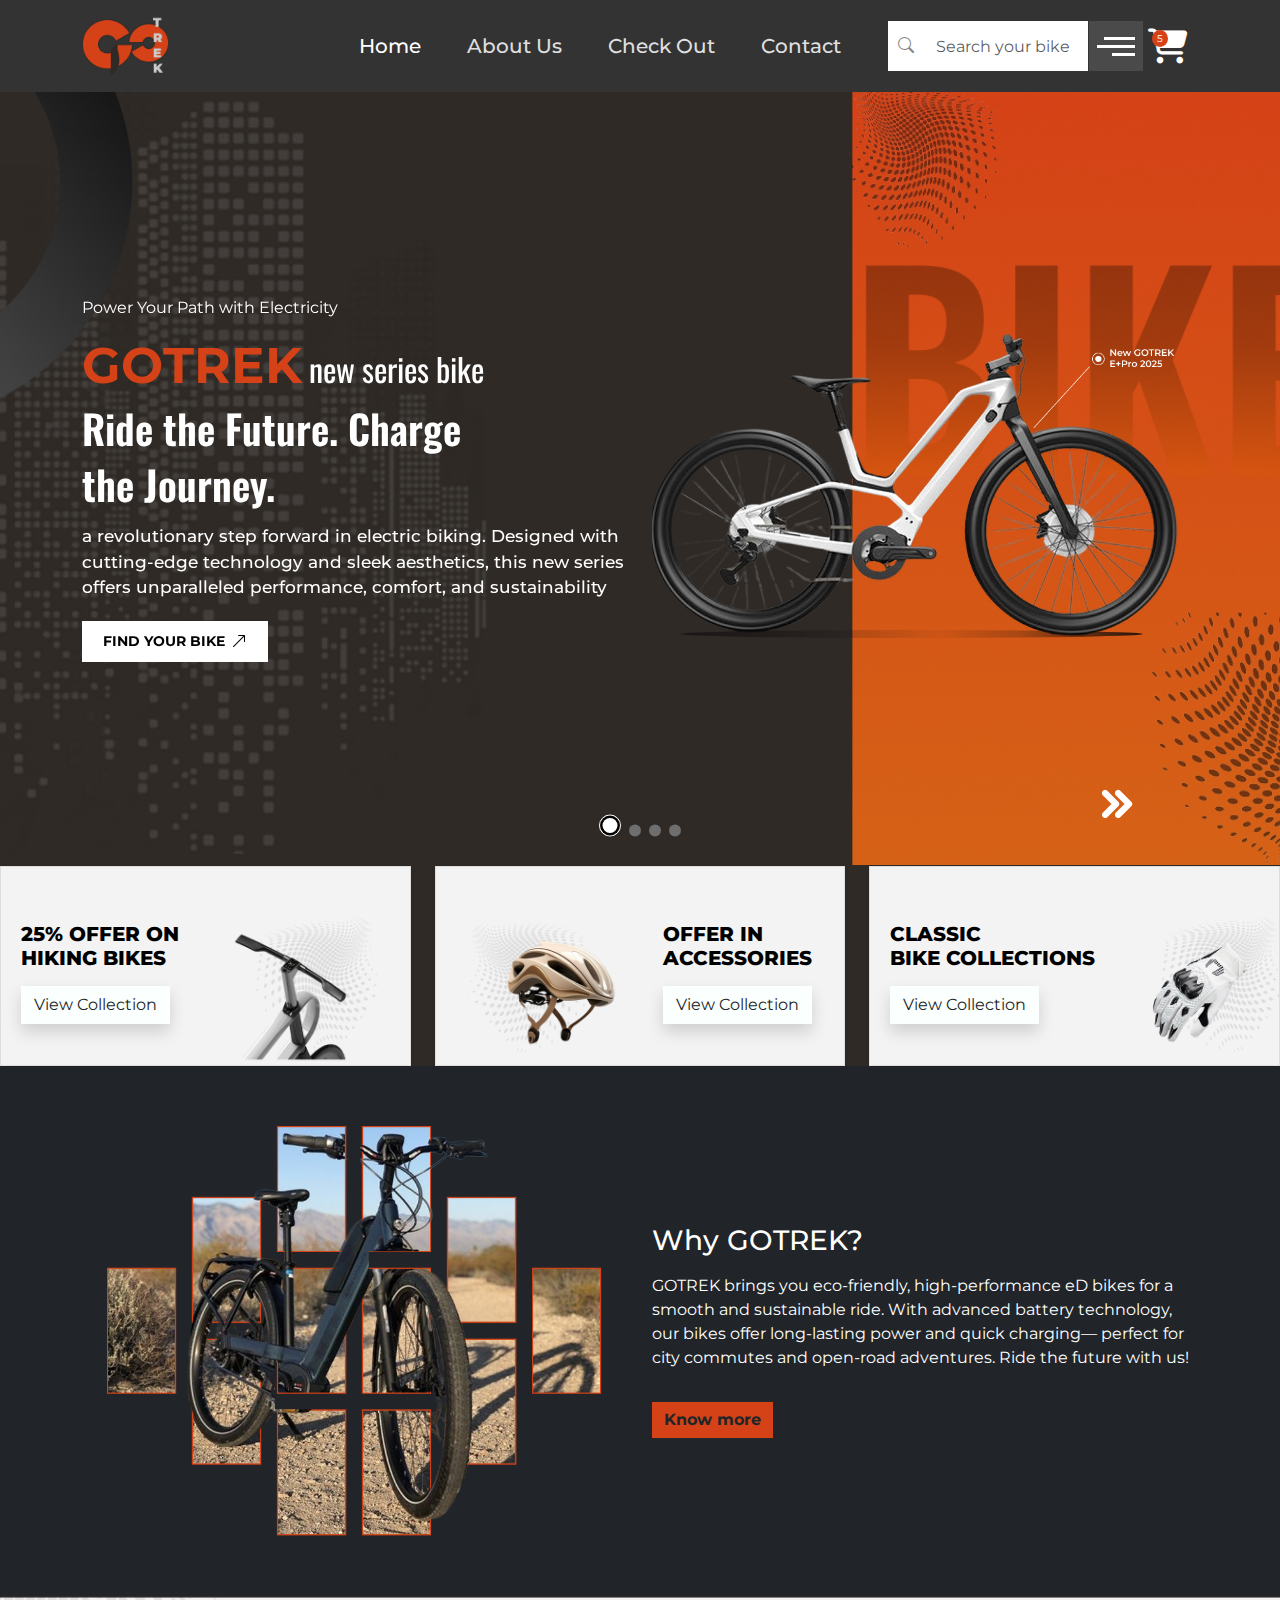
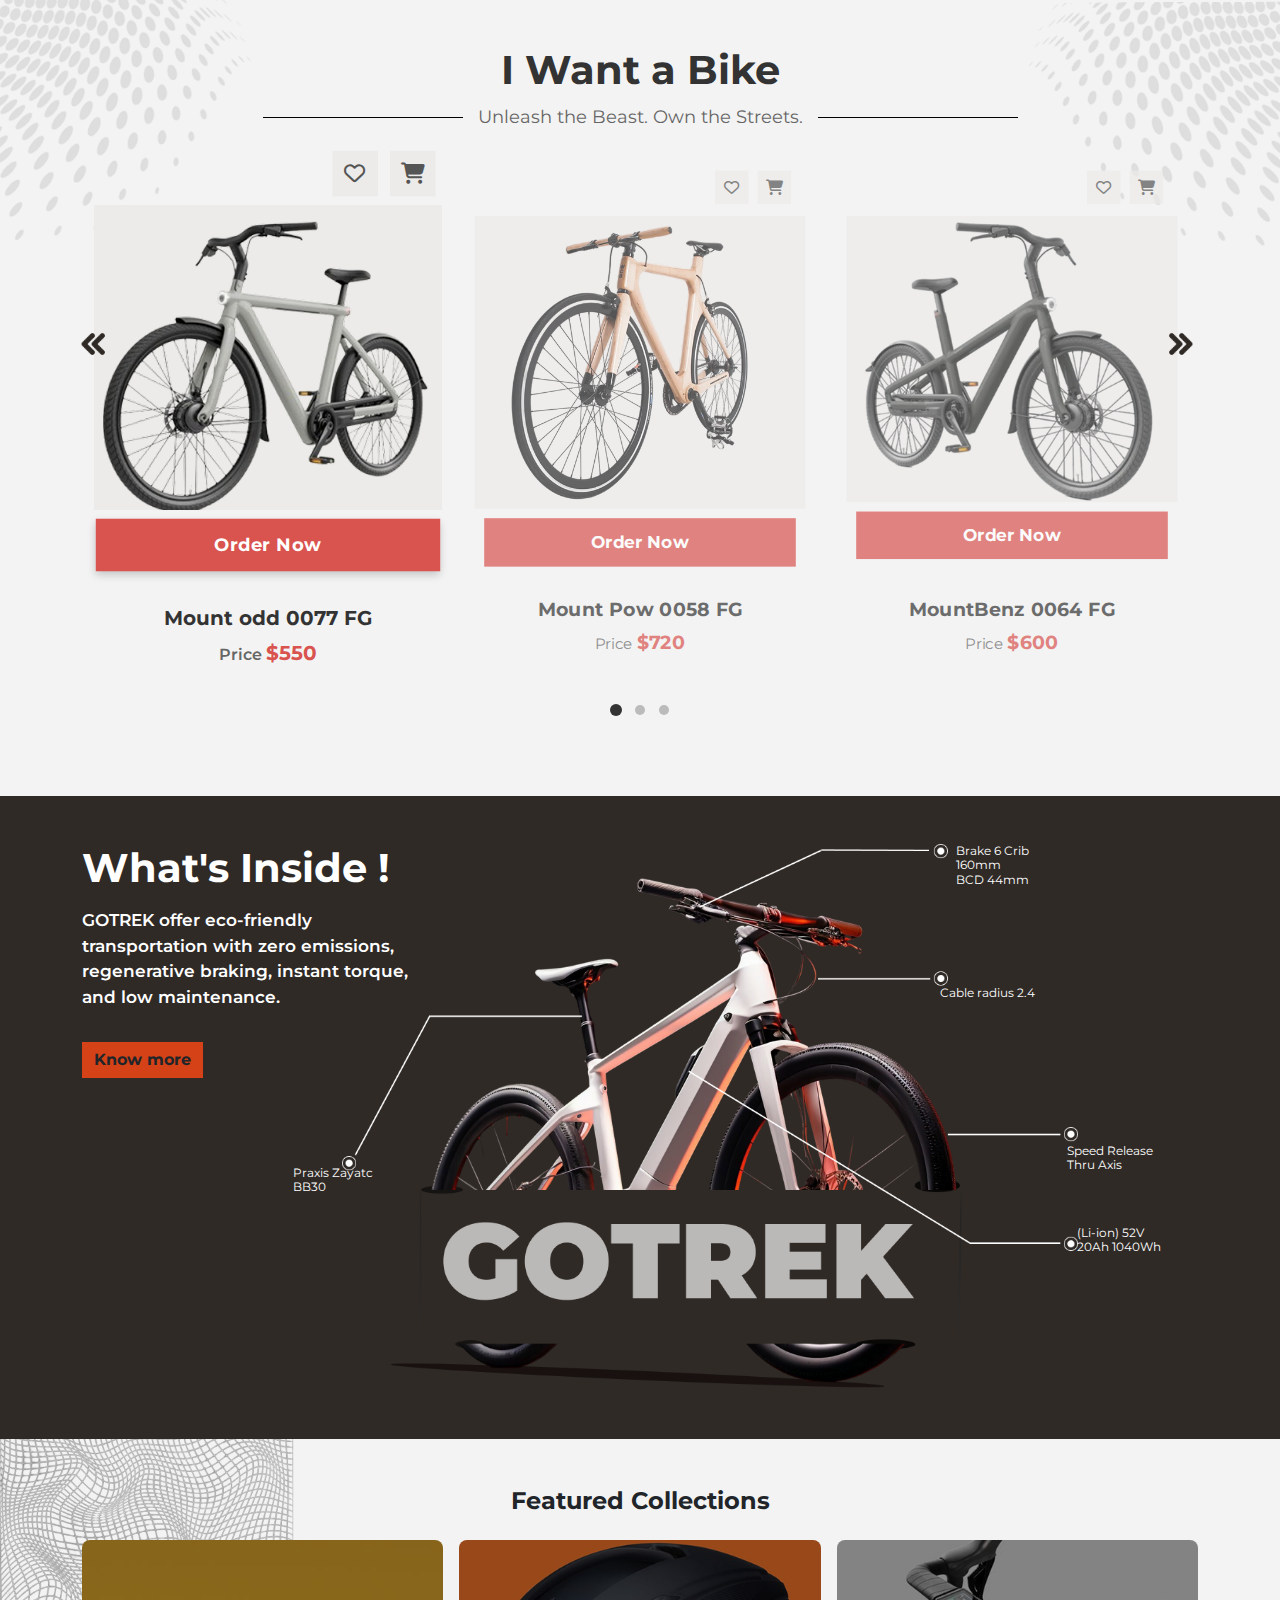
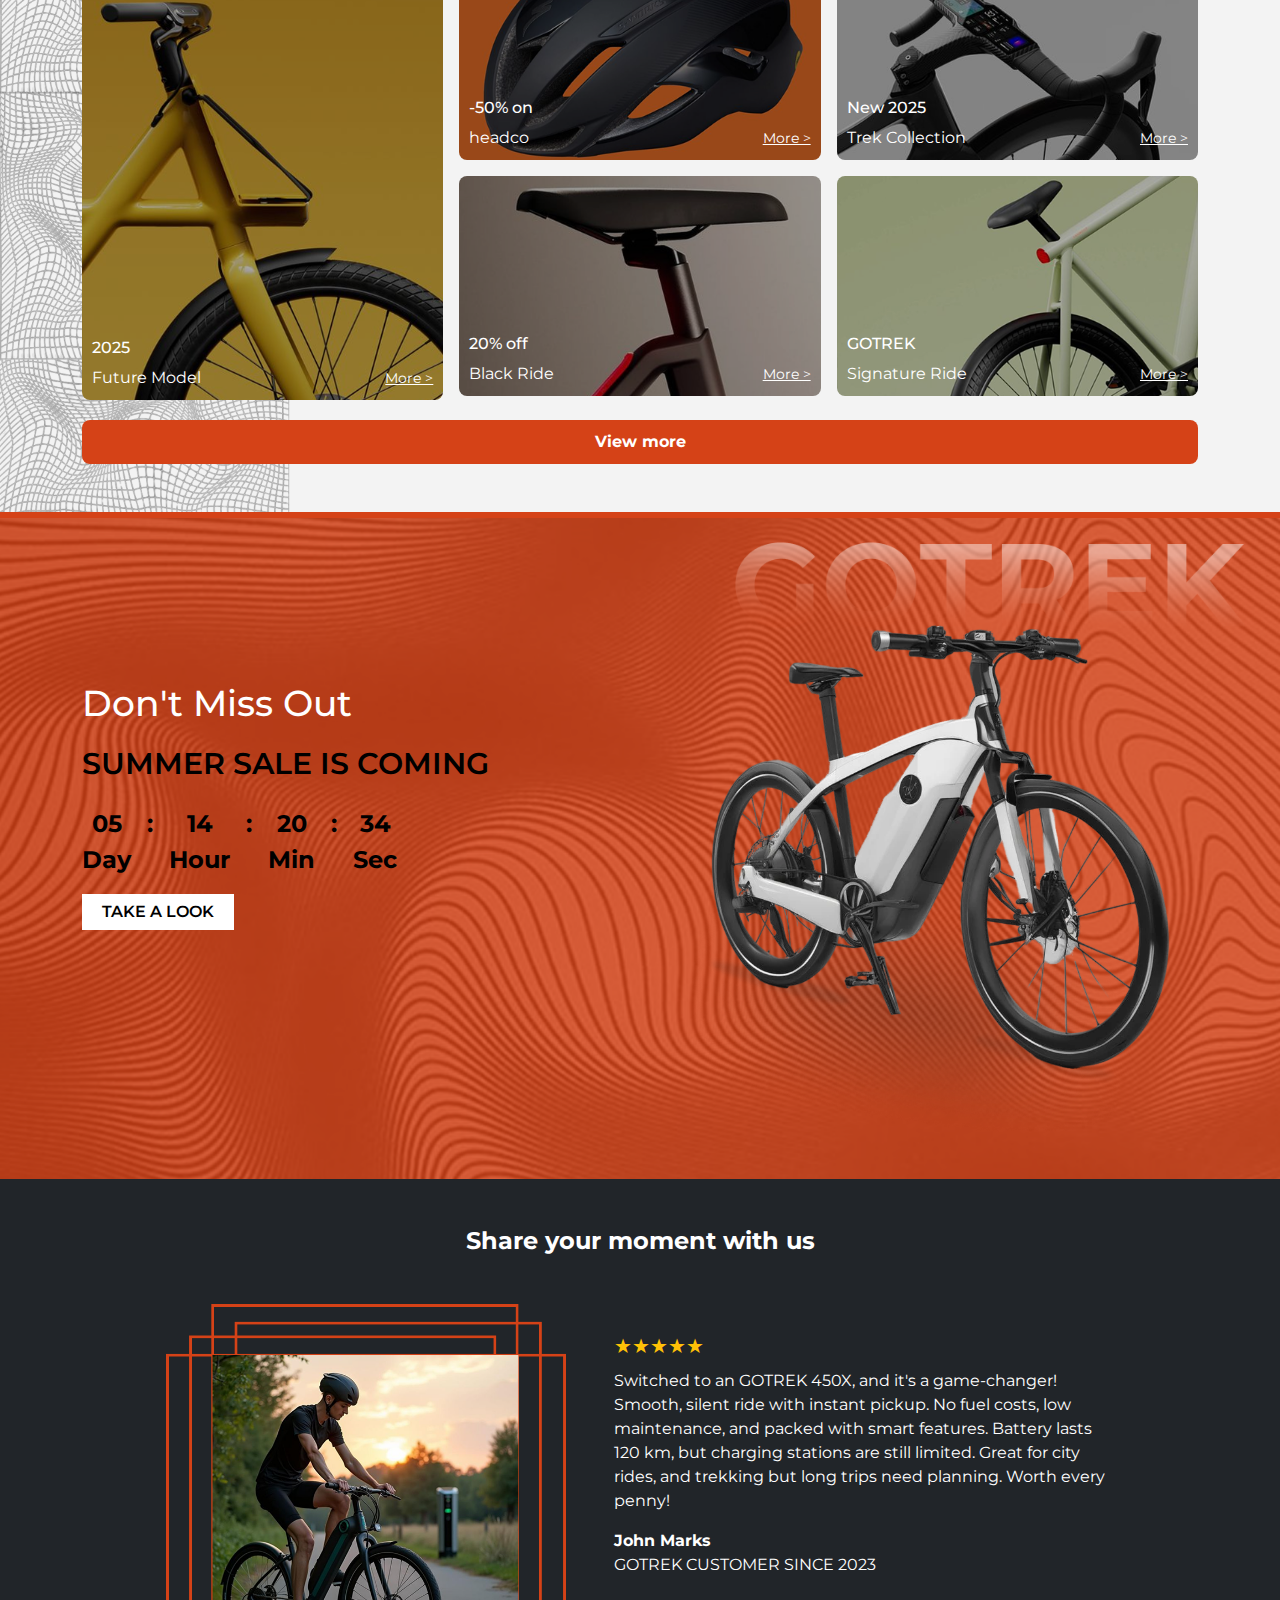
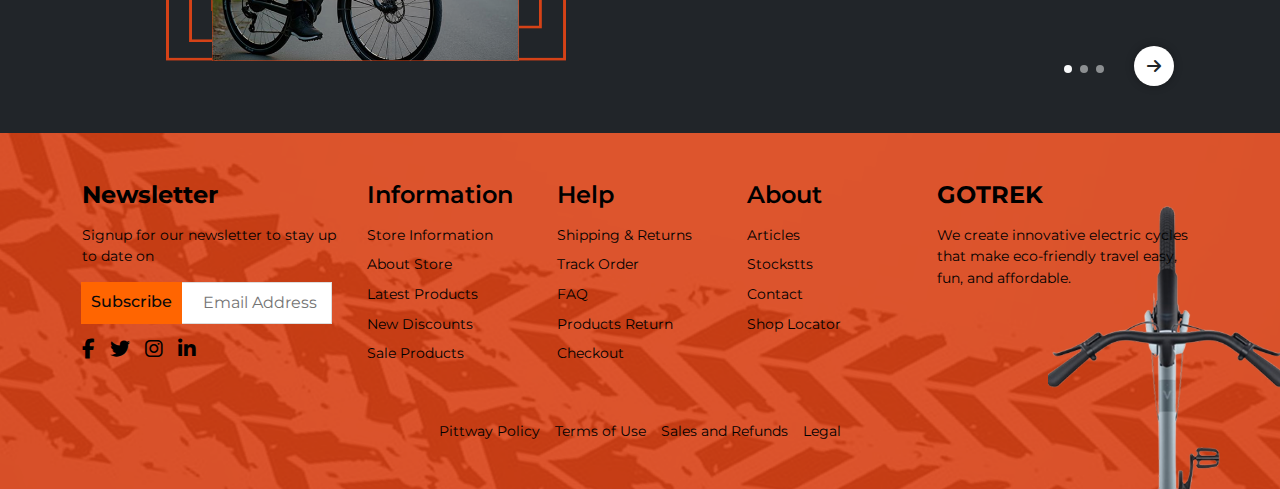
<file: index.html>
<!DOCTYPE html>
<html lang="en">
  <head>
    <meta charset="UTF-8" />
    <meta name="viewport" content="width=device-width, initial-scale=1.0" />

    <!-- title -->
    <title>Home Page</title>

    <!-- font cdn -->
    <link
      rel="stylesheet"
      href="https://cdnjs.cloudflare.com/ajax/libs/font-awesome/6.7.2/css/all.min.css"
    />

    <!-- bootstrap icon -->
    <link
      rel="stylesheet"
      href="https://cdn.jsdelivr.net/npm/bootstrap-icons@1.10.5/font/bootstrap-icons.css"
    />

    <!-- Swiper CSS -->
    <link
      rel="stylesheet"
      href="https://cdn.jsdelivr.net/npm/swiper@11/swiper-bundle.min.css"
    />
    <!-- bootstrap css -->
    <link rel="stylesheet" href="./bootstrap/css/bootstrap.min.css" />

    <!-- css -->
    <link rel="stylesheet" href="./css/style.css" />
  </head>
  <body>
    <!-- Navbar -->
    <header>
      <nav class="navbar navbar-expand-lg">
        <div class="container">
          <!-- Logo -->
          <div class="logo">
            <a class="navbar-brand" href="#"
              ><img src="./images/logo (4).png" alt="Logo"
            /></a>
          </div>
          <!-- Hamburger toggler visible below lg (992px) -->
          <button
            class="navbar-toggler text-white border-0"
            type="button"
            data-bs-toggle="collapse"
            data-bs-target="#navMenu"
            aria-controls="navMenu"
            aria-expanded="false"
            aria-label="Toggle navigation"
          >
            <i class="fas fa-bars" style="font-size: 1.5rem; color: white"></i>
          </button>
          <div
            class="collapse navbar-collapse justify-content-center ms-lg-7"
            id="navMenu"
          >
            <ul class="navbar-nav">
              <li class="nav-item">
                <a class="nav-link active" href="#">Home</a>
              </li>
              <li class="nav-item">
                <a class="nav-link" href="./about.html">About Us</a>
              </li>
              <li class="nav-item">
                <a class="nav-link" href="./check.html">Check Out</a>
              </li>
              <li class="nav-item">
                <a class="nav-link" href="./contact.html">Contact</a>
              </li>
            </ul>
            <div class="d-flex align-items-center ms-4">
              <!-- Search Input with Icon -->
              <div class="position-relative search-wrapper">
                <i class="bi bi-search search-icon"></i>
                <input
                  type="text"
                  class="form-control search-input ps-5"
                  placeholder="Search your bike"
                />
              </div>

              <!-- Menu Button -->
              <div class="icon-button">
                <a href="#"><img src="./images/menu.png" alt="" /></a>
              </div>

              <!-- Cart Icon with Badge -->
              <div class="cart-wrapper">
                <i class="fa-solid fa-cart-shopping"></i>
                <div class="cart-badge">5</div>
              </div>
            </div>
          </div>
        </div>
      </nav>
    </header>
    <main>
      <!-- Banner Slider Part -->
      <section class="hero-section">
        <div class="swiper mySwiper h-100">
          <div class="swiper-wrapper">
            <!-- Slide 1 -->
            <div class="swiper-slide">
              <div class="container h-100">
                <div class="row align-items-center h-100">
                  <!-- Text Column -->
                  <div class="col-md-6">
                    <div class="hero-content">
                      <p class="text-white">Power Your Path with Electricity</p>
                      <h1 class="hero-title">
                        <span class="highlight">GOTREK</span> new series bike
                      </h1>
                      <h2 class="hero-subtitle">Ride the Future. Charge</h2>
                      <h3 class="hero-subtitle">the Journey.</h3>
                      <p class="text-white mt-3 para">
                        a revolutionary step forward in electric biking.
                        Designed with cutting-edge technology and sleek
                        aesthetics, this new series offers unparalleled
                        performance, comfort, and sustainability
                      </p>
                      <a href="#" class="btn btn-custom mt-1">
                        FIND YOUR BIKE <i class="bi bi-arrow-up-right"></i>
                      </a>
                    </div>
                  </div>
                  <!-- Image Column -->
                  <div class="col-md-6">
                    <div class="bike-banner">
                      <img src="./images/cycleR.png" alt="Bike" />
                    </div>
                  </div>
                </div>
              </div>
            </div>

            <!-- Slide 2 -->
            <div class="swiper-slide">
              <div class="container h-100">
                <div class="row align-items-center h-100">
                  <!-- Text Column -->
                  <div class="col-md-6">
                    <div class="hero-content">
                      <p class="text-white">Power Your Path with Electricity</p>
                      <h1 class="hero-title">
                        <span class="highlight">GOTREK</span> new series bike
                      </h1>
                      <h2 class="hero-subtitle">Ride the Future. Charge</h2>
                      <h3 class="hero-subtitle">the Journey.</h3>
                      <p class="text-white mt-3 para">
                        a revolutionary step forward in electric biking.
                        Designed with cutting-edge technology and sleek
                        aesthetics, this new series offers unparalleled
                        performance, comfort, and sustainability
                      </p>
                      <a href="#" class="btn btn-custom mt-1">
                        FIND YOUR BIKE <i class="bi bi-arrow-up-right"></i>
                      </a>
                    </div>
                  </div>
                  <!-- Image Column -->
                  <div class="col-md-6">
                    <div class="bike-banner">
                      <img src="./images/cycleR.png" alt="Bike" />
                    </div>
                  </div>
                </div>
              </div>
            </div>
            <!-- Slide 3 -->
            <div class="swiper-slide">
              <div class="container h-100">
                <div class="row align-items-center h-100">
                  <!-- Text Column -->
                  <div class="col-md-6">
                    <div class="hero-content">
                      <p class="text-white">Power Your Path with Electricity</p>
                      <h1 class="hero-title">
                        <span class="highlight">GOTREK</span> new series bike
                      </h1>
                      <h2 class="hero-subtitle">Ride the Future. Charge</h2>
                      <h3 class="hero-subtitle">the Journey.</h3>
                      <p class="text-white mt-3 para">
                        a revolutionary step forward in electric biking.
                        Designed with cutting-edge technology and sleek
                        aesthetics, this new series offers unparalleled
                        performance, comfort, and sustainability
                      </p>
                      <a href="#" class="btn btn-custom mt-1">
                        FIND YOUR BIKE <i class="bi bi-arrow-up-right"></i>
                      </a>
                    </div>
                  </div>
                  <!-- Image Column -->
                  <div class="col-md-6">
                    <div class="bike-banner">
                      <img src="./images/cycleR.png" alt="Bike" />
                    </div>
                  </div>
                </div>
              </div>
            </div>
            <!-- Slide 4 -->
            <div class="swiper-slide">
              <div class="container h-100">
                <div class="row align-items-center h-100">
                  <!-- Text Column -->
                  <div class="col-md-6">
                    <div class="hero-content">
                      <p class="text-white">Power Your Path with Electricity</p>
                      <h1 class="hero-title">
                        <span class="highlight">GOTREK</span> new series bike
                      </h1>
                      <h2 class="hero-subtitle">Ride the Future. Charge</h2>
                      <h3 class="hero-subtitle">the Journey.</h3>
                      <p class="text-white mt-3 para">
                        a revolutionary step forward in electric biking.
                        Designed with cutting-edge technology and sleek
                        aesthetics, this new series offers unparalleled
                        performance, comfort, and sustainability
                      </p>
                      <a href="#" class="btn btn-custom mt-1">
                        FIND YOUR BIKE <i class="bi bi-arrow-up-right"></i>
                      </a>
                    </div>
                  </div>
                  <!-- Image Column -->
                  <div class="col-md-6">
                    <div class="bike-banner">
                      <img src="./images/cycleR.png" alt="Bike" />
                    </div>
                  </div>
                </div>
              </div>
            </div>
          </div>

          <!-- Pagination -->
          <div class="swiper-pagination"></div>
          <!-- Right Arrow Navigation -->
          <div class="next-btn">
            <img src="./images/Vector (6).png" alt="" />
          </div>
        </div>
      </section>
      <!-- Offer Section (Updated Design) -->
      <section class="offer-section">
        <div class="row g-4">
          <!-- Card 1 -->
          <div class="col-md-4">
            <div class="offer-box bike">
              <div class="offer-text">
                <h6 class="offer-heading">25% OFFER ON<br />HIKING BIKES</h6>
                <a href="#" class="btn btn-view shadow mt-2">View Collection</a>
              </div>
            </div>
          </div>

          <!-- Card 2 -->
          <div class="col-md-4">
            <div class="offer-box helmet">
              <div class="offer-text">
                <h6 class="offer-heading">OFFER IN ACCESSORIES</h6>
                <a href="#" class="btn btn-view shadow mt-2">View Collection</a>
              </div>
            </div>
          </div>

          <!-- Card 3 -->
          <div class="col-md-4">
            <div class="offer-box gloves">
              <div class="offer-text">
                <h6 class="offer-heading">
                  CLASSIC <br />
                  BIKE COLLECTIONS
                </h6>
                <a href="#" class="btn btn-view shadow mt-2">View Collection</a>
              </div>
            </div>
          </div>
        </div>
      </section>
      <!-- Why Part -->
      <section class="why-section bg-dark text-white section_padding">
        <div class="container">
          <div class="row align-items-center justify-content-center">
            <!-- Left: Combined Image -->
            <div class="col-md-6 d-flex justify-content-center mb-4 mb-md-0">
              <img
                src="./images/gridcy.png"
                alt="GOTREK Bike"
                class="grouped-bike-img"
              />
            </div>

            <!-- Right: Text Content -->
            <div class="col-md-6">
              <h3 class="mb-3">Why GOTREK?</h3>
              <p>
                GOTREK brings you eco-friendly, high-performance eD bikes for a
                smooth and sustainable ride. With advanced battery technology,
                our bikes offer long-lasting power and quick charging— perfect
                for city commutes and open-road adventures. Ride the future with
                us!
              </p>
              <a href="#" class="btn btn-know mt-3">Know more</a>
            </div>
          </div>
        </div>
      </section>
      <!-- Want Part -->
      <section class="want">
        <div class="container">
          <div class="header-section">
            <h2>I Want a Bike</h2>
            <div class="subtitle-container">
              <div class="subtitle-line"></div>
              <p>Unleash the Beast. Own the Streets.</p>
              <div class="subtitle-line"></div>
            </div>

            <div class="container py-4 position-relative">
              <button
                class="custom-carousel-arrow custom-arrow-left d-none d-md-block"
                id="prevBtn"
                aria-label="Previous Slide"
              >
                <img src="./images/leftarrow.png" alt="Previous" />
              </button>

              <div class="row justify-content-center" id="bikeCarousel">
                <!-- First Card -->
                <div
                  class="col-12 col-md-6 col-lg-4 d-flex align-items-stretch"
                >
                  <div class="bike-item-container flex-fill active">
                    <div class="icon-buttons">
                      <button><i class="far fa-heart"></i></button>
                      <button><i class="fas fa-shopping-cart"></i></button>
                    </div>
                    <div class="image-section">
                      <img
                        src="./images/want1.png"
                        alt="Mount odd 0077 FG Bike"
                      />
                    </div>
                    <div class="order-button-section">
                      <button class="order-button">Order Now</button>
                    </div>
                    <div class="content-section">
                      <p class="card-title">Mount odd 0077 FG</p>
                      <p class="card-text">
                        Price <span class="price">$550</span>
                      </p>
                    </div>
                  </div>
                </div>

                <!-- Middle Highlighted Card -->
                <div
                  class="col-12 col-md-6 col-lg-4 d-flex align-items-stretch"
                >
                  <div class="bike-item-container flex-fill">
                    <div class="icon-buttons">
                      <button><i class="far fa-heart"></i></button>
                      <button><i class="fas fa-shopping-cart"></i></button>
                    </div>
                    <div class="image-section">
                      <img
                        src="./images/want2.png"
                        alt="Mount Pow 0058 FG Bike"
                      />
                    </div>
                    <div class="order-button-section">
                      <button class="order-button">Order Now</button>
                    </div>
                    <div class="content-section">
                      <p class="card-title">Mount Pow 0058 FG</p>
                      <p class="card-text">
                        Price <span class="price">$720</span>
                      </p>
                    </div>
                  </div>
                </div>

                <!-- Third Card -->
                <div
                  class="col-12 col-md-6 col-lg-4 d-flex align-items-stretch"
                >
                  <div class="bike-item-container flex-fill">
                    <div class="icon-buttons">
                      <button><i class="far fa-heart"></i></button>
                      <button><i class="fas fa-shopping-cart"></i></button>
                    </div>
                    <div class="image-section">
                      <img
                        src="./images/want3.png"
                        alt="MountBenz 0064 FG Bike"
                      />
                    </div>
                    <div class="order-button-section">
                      <button class="order-button">Order Now</button>
                    </div>
                    <div class="content-section">
                      <p class="card-title">MountBenz 0064 FG</p>
                      <p class="card-text">
                        Price <span class="price">$600</span>
                      </p>
                    </div>
                  </div>
                </div>
              </div>

              <button
                class="custom-carousel-arrow custom-arrow-right d-none d-md-block"
                id="nextBtn"
                aria-label="Next Slide"
              >
                <img src="./images/rightarrow.png" alt="Next" />
              </button>

              <div class="pagination-dots">
                <span class="dot active" data-index="0"></span>
                <span class="dot" data-index="1"></span>
                <span class="dot" data-index="2"></span>
              </div>
            </div>
          </div>
        </div>
      </section>
      <!-- Inside Part -->
      <section class="gotrek-section">
        <div class="container">
          <div class="row">
            <!-- Left Content -->
            <div class="col-md-4 mb-4 mb-md-0">
              <div class="inside-content">
                <h3 class="mb-3">What's Inside !</h3>
                <p>
                  GOTREK offer eco-friendly transportation with zero emissions,
                  regenerative braking, instant torque, and low maintenance.
                </p>
                <a href="#" class="btn btn-know mt-3">Know more</a>
              </div>
            </div>

            <!-- Right Content: Image + Labels -->
            <div class="col-md-8">
              <div class="gotrek-img-wrapper">
                <img
                  src="./images/insidebg.png"
                  alt="GOTREK Bike"
                  class="gotrek-img"
                />

                <!-- Labels -->
                <div class="gotrek-label label-1">
                  Brake 6 Crib 160mm<br />BCD 44mm
                </div>
                <div class="gotrek-label label-2">Cable radius 2.4</div>
                <div class="gotrek-label label-3">Praxis Zayatc BB30</div>
                <div class="gotrek-label label-4">
                  Speed Release<br />Thru Axis
                </div>
                <div class="gotrek-label label-5">
                  (Li-ion) 52V<br />20Ah 1040Wh
                </div>
              </div>
            </div>
          </div>
        </div>
      </section>
      <!-- Featured Part -->
      <section class="feature py-5">
        <div class="container">
          <h4 class="text-center fw-bold mb-4">Featured Collections</h4>

          <div class="row g-3">
            <!-- Column 1 - Tall card on the left -->
            <div class="col-md-4 col-12">
              <div
                class="collection-card card-tall"
                style="background-image: url('./images/fech.png')"
              >
                <div class="overlay">
                  <h6>2025</h6>
                  <p class="mb-0">Future Model</p>
                </div>
                <div class="more">More ></div>
              </div>
            </div>

            <!-- Column 2 - 4 small cards in 2x2 grid -->
            <div class="col-md-8 col-12">
              <div class="row g-3">
                <!-- First row of 2 small cards -->
                <div class="col-md-6 col-12">
                  <div
                    class="collection-card card-short"
                    style="background-image: url('./images/feature2.png')"
                  >
                    <div class="overlay">
                      <h6>-50% on</h6>
                      <p class="mb-0">headco</p>
                    </div>
                    <div class="more">More ></div>
                  </div>
                </div>
                <div class="col-md-6 col-12">
                  <div
                    class="collection-card card-short"
                    style="background-image: url('./images/feature3.png')"
                  >
                    <div class="overlay">
                      <h6>New 2025</h6>
                      <p class="mb-0">Trek Collection</p>
                    </div>
                    <div class="more">More ></div>
                  </div>
                </div>

                <!-- Second row of 2 small cards -->
                <div class="col-md-6 col-12">
                  <div
                    class="collection-card card-short"
                    style="background-image: url('./images/feature4.png')"
                  >
                    <div class="overlay">
                      <h6>20% off</h6>
                      <p class="mb-0">Black Ride</p>
                    </div>
                    <div class="more">More ></div>
                  </div>
                </div>
                <div class="col-md-6 col-12">
                  <div
                    class="collection-card card-short"
                    style="background-image: url('./images/feature5.png')"
                  >
                    <div class="overlay">
                      <h6>GOTREK</h6>
                      <p class="mb-0">Signature Ride</p>
                    </div>
                    <div class="more">More ></div>
                  </div>
                </div>
              </div>
            </div>
          </div>

          <a hre="#" class="btn view-btn">View more</a>
        </div>
      </section>
      <!-- Miss Out -->
      <section class="miss">
        <div class="container">
          <div class="row">
            <!-- Left side -->
            <div
              class="col-md-6 left-side d-flex flex-column justify-content-center"
            >
              <p>Don't Miss Out</p>
              <h5>SUMMER SALE IS COMING</h5>
              <div class="countdown d-flex gap-3 mt-3">
                <div>05<br /><medium>Day</medium></div>
                <div>:</div>
                <div>14<br /><medium>Hour</medium></div>
                <div>:</div>
                <div>20<br /><medium>Min</medium></div>
                <div>:</div>
                <div>34<br /><medium>Sec</medium></div>
              </div>
              <div>
                <a href="#" class="btn-look" type="button">TAKE A LOOK</a>
              </div>
            </div>

            <!-- Right side -->
            <div
              class="col-md-6 right-side d-flex align-items-center justify-content-center"
            >
              <img src="./images/timecycle.png" alt="Bike Image" />
            </div>
          </div>
        </div>
      </section>
      <!-- Moments Part -->
      <section class="bg-dark text-white py-5">
        <div class="container text-center mb-4">
          <h4 class="fw-bold text-center mb-5">Share your moment with us</h4>

          <div
            class="container d-flex flex-column flex-md-row align-items-center justify-content-center gap-5"
          >
            <!-- Image -->
            <div>
              <img
                src="./images/borcycle.png"
                alt="Bike Testimonial"
                class="img-fluid"
                style="max-width: 400px"
              />
            </div>

            <!-- Testimonial Content -->
            <div
              class="text-start position-relative testimonial-box"
              style="max-width: 500px"
            >
              <div class="text-warning fs-5 mb-2">★★★★★</div>
              <p class="mb-3">
                Switched to an GOTREK 450X, and it's a game-changer! Smooth,
                silent ride with instant pickup. No fuel costs, low maintenance,
                and packed with smart features. Battery lasts 120 km, but
                charging stations are still limited. Great for city rides, and
                trekking but long trips need planning. Worth every penny!
              </p>
              <p class="fw-bold mb-0">John Marks</p>
              <p class="">GOTREK CUSTOMER SINCE 2023</p>

              <!-- Carousel Dots -->
              <div class="carousel-dots position-absolute">
                <span class="dot bg-light rounded-circle"></span>
                <span class="dot bg-light opacity-50 rounded-circle"></span>
                <span class="dot bg-light opacity-50 rounded-circle"></span>
              </div>
              <!-- Arrow in circle -->
              <div class="arrow-circle position-absolute">
                <div
                  class="circle bg-white rounded-circle d-flex align-items-center justify-content-center"
                >
                  <i class="fas fa-arrow-right text-dark"></i>
                </div>
              </div>
            </div>
          </div>
        </div>
      </section>
    </main>
    <!-- Footer Section -->
    <footer class="footer py-5">
      <div class="container">
        <div class="row">
          <!-- Newsletter Column -->
          <div class="col-lg-3 col-md-6 mb-4">
            <h5 class="fw-bold">Newsletter</h5>
            <p class="newsletter-text">
              Signup for our newsletter to stay up to date on
            </p>
            <div class="subscribe-wrapper">
              <a class="btn-subscribe">Subscribe</a>
              <input
                type="email"
                class="email-input"
                placeholder="Email Address"
              />
            </div>
            <!-- Social icon -->
            <div class="footer-social">
              <a href="#"><i class="fab fa-facebook-f"></i></a>
              <a href="#"><i class="fab fa-twitter"></i></a>
              <a href="#"><i class="fab fa-instagram"></i></a>
              <a href="#"><i class="fab fa-linkedin-in"></i></a>
            </div>
          </div>

          <!-- Information Column -->
          <div class="col-lg-2 col-md-6 mb-4">
            <h5>Information</h5>
            <ul>
              <li><a href="#">Store Information</a></li>
              <li><a href="#">About Store</a></li>
              <li><a href="#">Latest Products</a></li>
              <li><a href="#">New Discounts</a></li>
              <li><a href="#">Sale Products</a></li>
            </ul>
          </div>

          <!-- Help Column -->
          <div class="col-lg-2 col-md-6 mb-4">
            <h5>Help</h5>
            <ul>
              <li><a href="#">Shipping & Returns</a></li>
              <li><a href="#">Track Order</a></li>
              <li><a href="#">FAQ</a></li>
              <li><a href="#">Products Return</a></li>
              <li><a href="#">Checkout</a></li>
            </ul>
          </div>

          <!-- About Column -->
          <div class="col-lg-2 col-md-6 mb-4">
            <h5>About</h5>
            <ul>
              <li><a href="#">Articles</a></li>
              <li><a href="#">Stockstts</a></li>
              <li><a href="#">Contact</a></li>
              <li><a href="#">Shop Locator</a></li>
            </ul>
          </div>

          <!-- GOTREK Column -->
          <div class="col-lg-3 col-md-6 mb-4">
            <div class="gotrek-column">
              <h5 class="fw-bold">GOTREK</h5>
              <p class="footer-about">
                We create innovative electric cycles that make eco-friendly
                travel easy, fun, and affordable.
              </p>
            </div>
          </div>
        </div>
        <!-- Bottom Links -->
        <div class="footer-bottom mt-4 text-center">
          <div class="footer-bottom-links">
            <a href="#">Pittway Policy</a>
            <a href="#">Terms of Use</a>
            <a href="#">Sales and Refunds</a>
            <a href="#">Legal</a>
          </div>
        </div>
      </div>
    </footer>
    <!-- Bootstrap JS & Popper.js (CDN) -->
    <script src="https://cdn.jsdelivr.net/npm/@popperjs/core@2.11.8/dist/umd/popper.min.js"></script>
    <script src="https://cdn.jsdelivr.net/npm/bootstrap@5.3.3/dist/js/bootstrap.min.js"></script>

    <!-- Swiper JS -->
    <script src="https://cdn.jsdelivr.net/npm/swiper@11/swiper-bundle.min.js"></script>
    <!-- js -->
    <script src="./js/index.js"></script>
  </body>
</html>
</file>
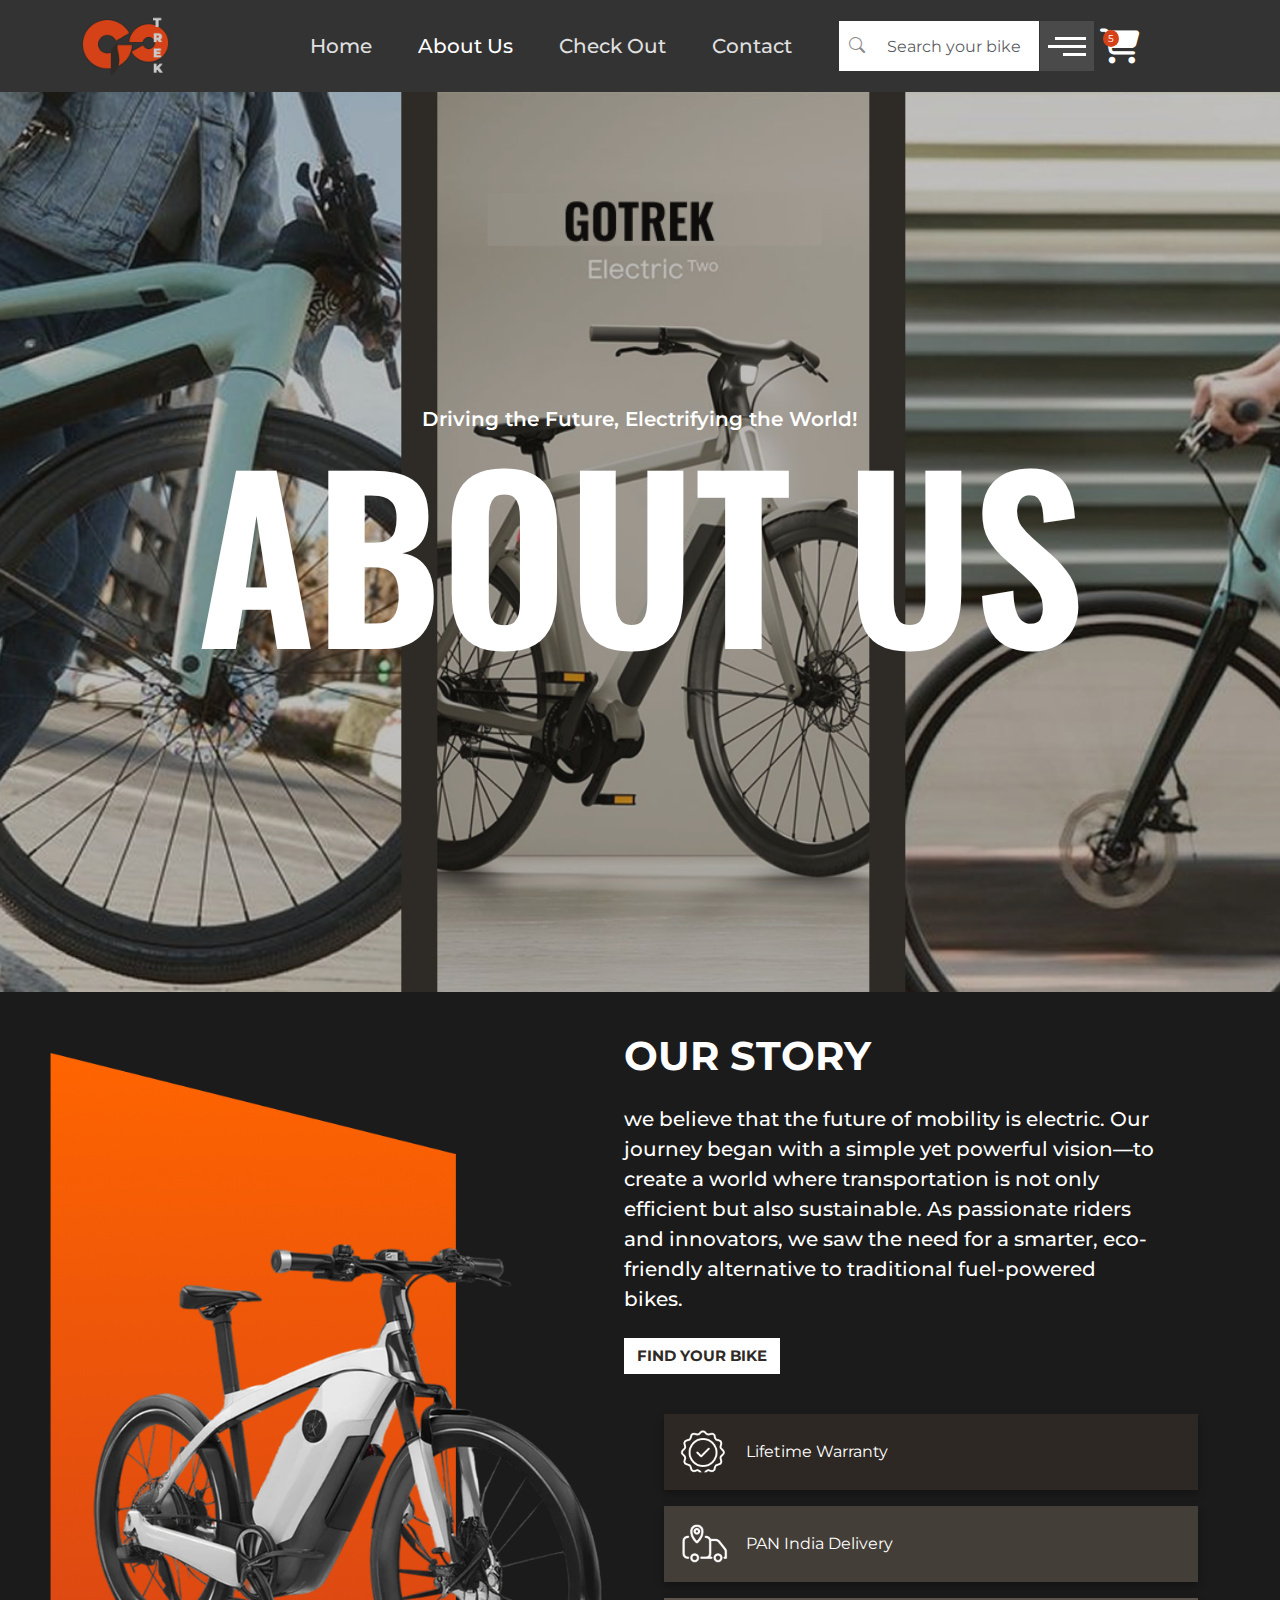
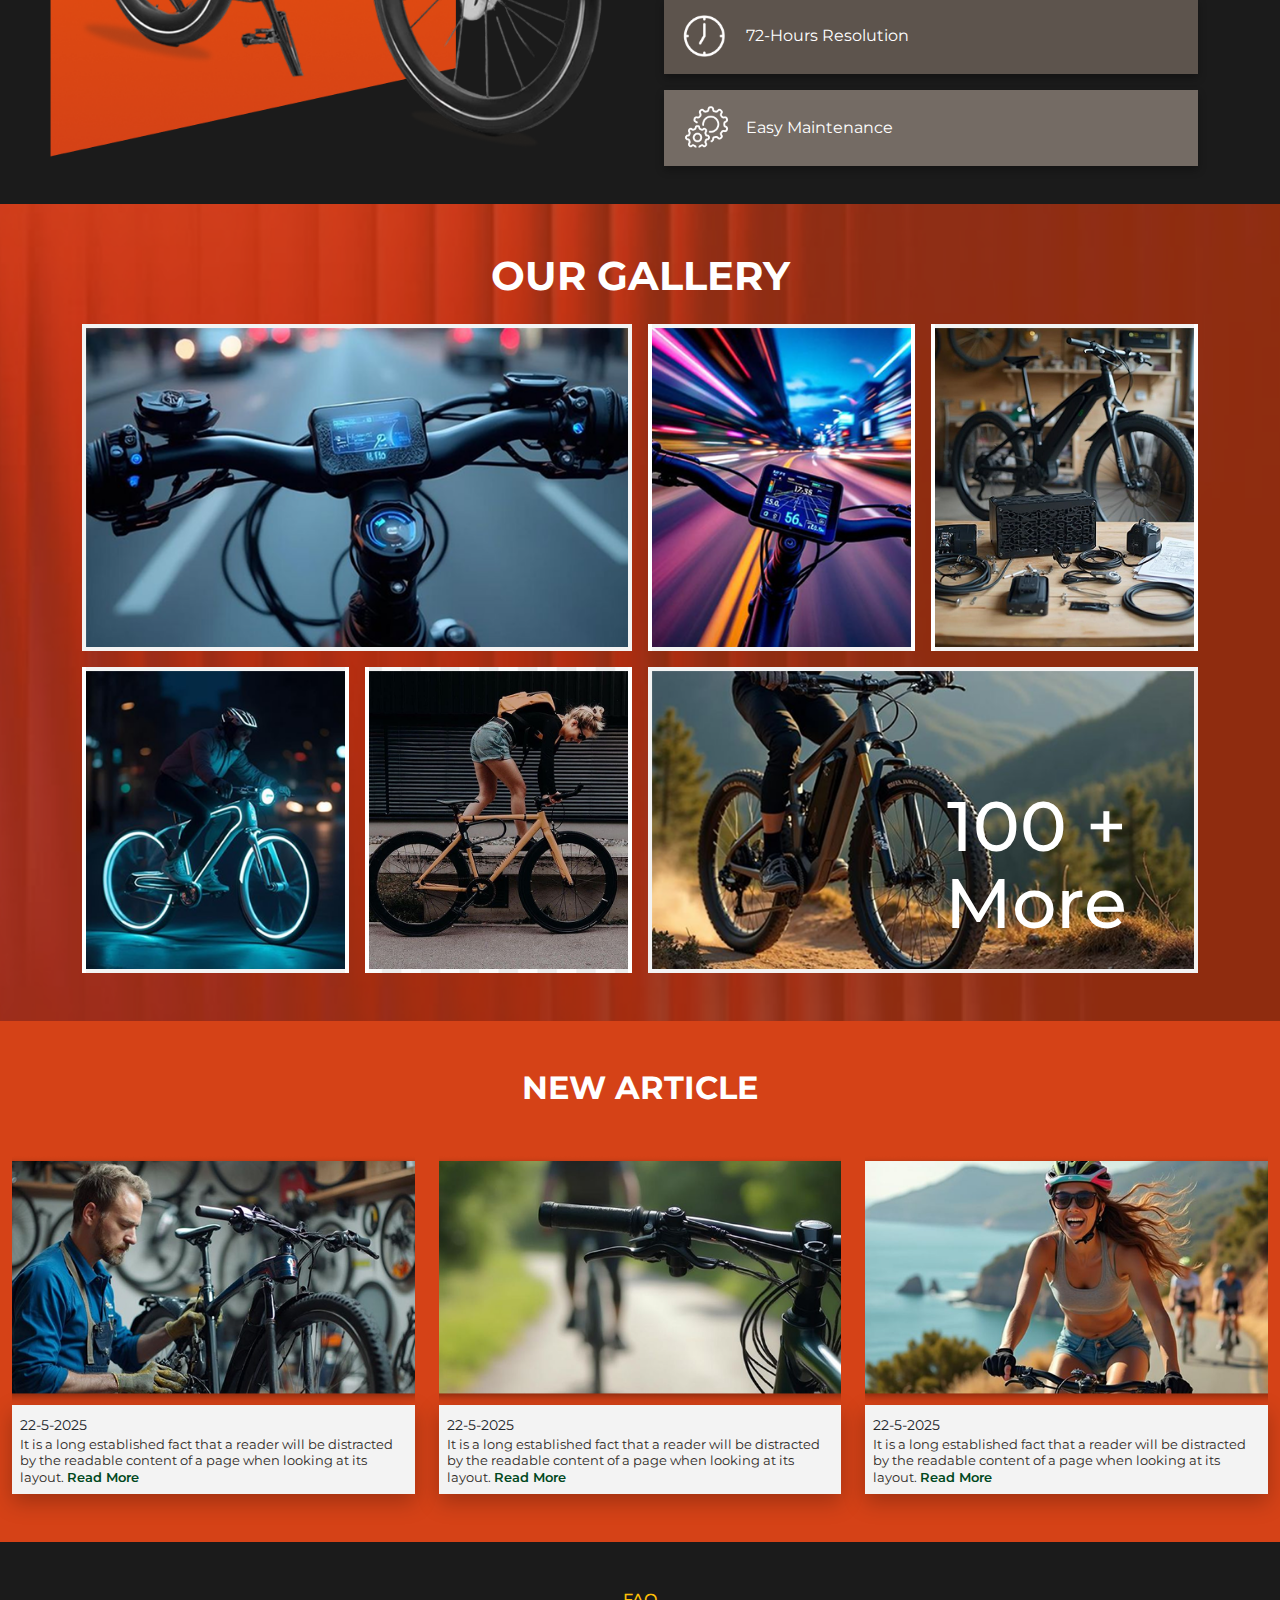
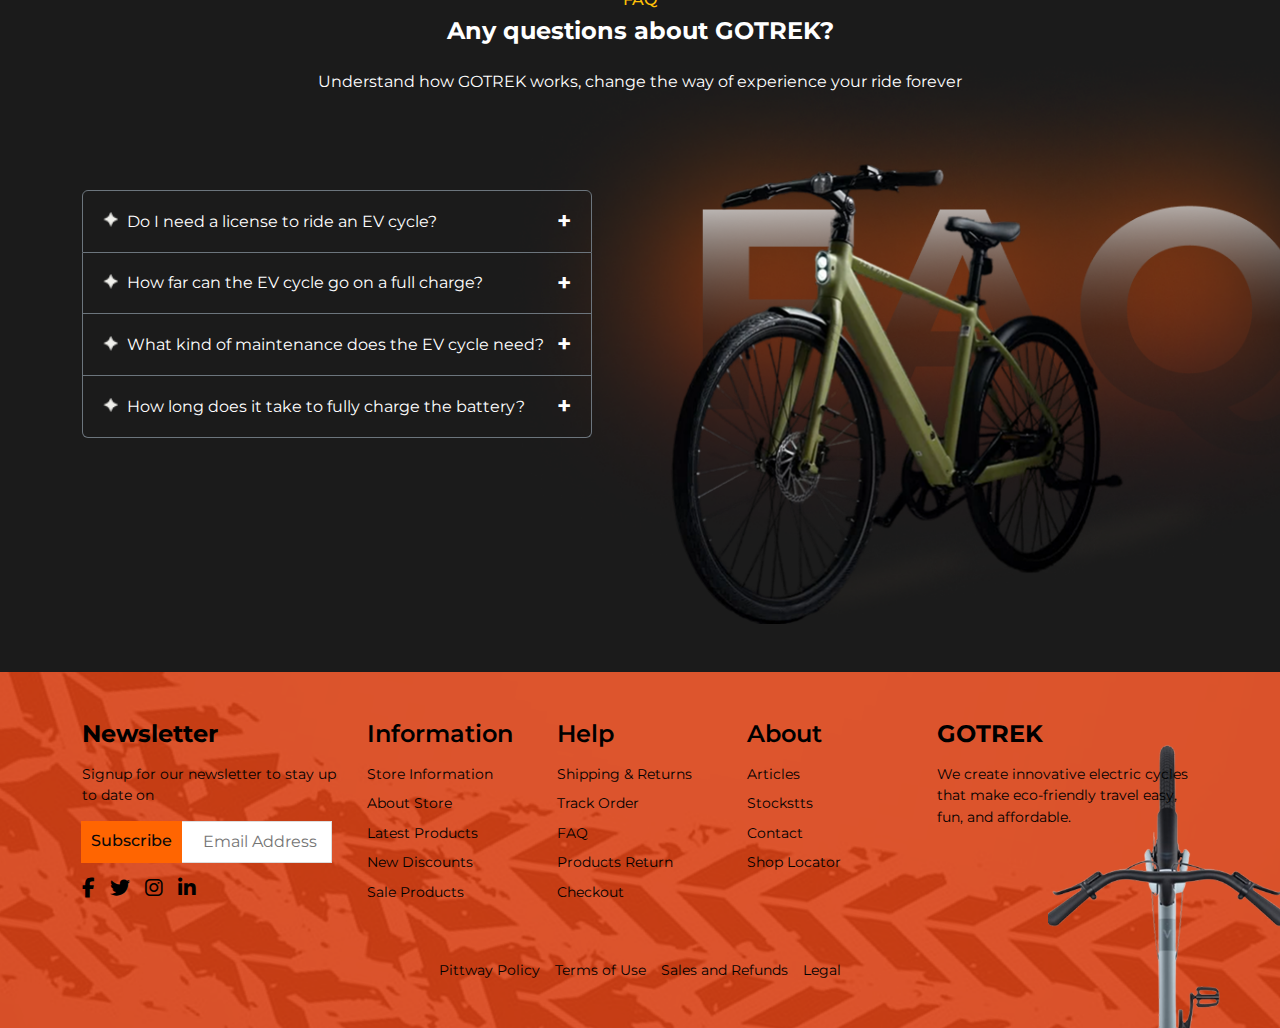
<file: about.html>
<!DOCTYPE html>
<html lang="en">
  <head>
    <meta charset="UTF-8" />
    <meta name="viewport" content="width=device-width, initial-scale=1.0" />

    <!-- title -->
    <title>About Page</title>

    <!-- font cdn -->
    <link
      rel="stylesheet"
      href="https://cdnjs.cloudflare.com/ajax/libs/font-awesome/6.7.2/css/all.min.css"
    />

    <!-- bootstrap icon -->
    <link
      rel="stylesheet"
      href="https://cdn.jsdelivr.net/npm/bootstrap-icons@1.10.5/font/bootstrap-icons.css"
    />

    <!-- bootstrap css -->
    <link rel="stylesheet" href="./bootstrap/css/bootstrap.min.css" />

    <!-- css -->
    <link rel="stylesheet" href="./css/about.css" />
  </head>
  <body>
    <!-- Navbar -->
    <header>
      <nav class="navbar navbar-expand-lg">
        <div class="container">
          <!-- Logo -->
          <div class="logo">
            <a class="navbar-brand" href="#"
              ><img src="./images/logo (4).png" alt="Logo"
            /></a>
          </div>
          <button
            class="navbar-toggler"
            type="button"
            data-bs-toggle="collapse"
            data-bs-target="#navMenu"
          >
            <span class="navbar-toggler-icon"></span>
          </button>
          <div
            class="collapse navbar-collapse justify-content-center ms-lg-5"
            id="navMenu"
          >
            <ul class="navbar-nav">
              <li class="nav-item">
                <a class="nav-link" href="./index.html">Home</a>
              </li>
              <li class="nav-item">
                <a class="nav-link active" href="#">About Us</a>
              </li>
              <li class="nav-item">
                <a class="nav-link" href="./check.html">Check Out</a>
              </li>
              <li class="nav-item"><a class="nav-link" href="./contact.html">Contact</a></li>
            </ul>
            <div class="d-flex align-items-center ms-4">
              <!-- Search Input with Icon -->
              <div class="position-relative search-wrapper">
                <i class="bi bi-search search-icon"></i>
                <input
                  type="text"
                  class="form-control search-input ps-5"
                  placeholder="Search your bike"
                />
              </div>

              <!-- Menu Button -->
              <div class="icon-button">
                <a href="#"><img src="./images/menu.png" alt="" /></a>
              </div>

              <!-- Cart Icon with Badge -->
              <div class="cart-wrapper">
                <i class="fa-solid fa-cart-shopping"></i>
                <div class="cart-badge">5</div>
              </div>
            </div>
          </div>
        </div>
      </nav>
    </header>
    <main>
      <!-- About main Part -->
      <section class="about-section">
        <!-- Text Overlay -->
        <div class="about-overlay">
          <p>Driving the Future, Electrifying the World!</p>
          <h2>ABOUT US</h2>
        </div>
      </section>
      <!-- Our Story -->
      <section class="storyPart text-white">
        <!-- Main Content (Above background) -->
        <div class="container position-relative" style="z-index: 2">
          <div class="row align-items-center g-5">
            <!-- Left Image (Cycle) -->
            <div class="col-lg-6 mb-4 mb-lg-0 text-center">
              <div class="pt-5">
                <img
                  src="./images/BIKE.png"
                  alt="Electric Bike"
                  class="img-fluid"
                  style="max-width: 100%; height: auto"
                />
              </div>
            </div>

            <!-- Right Content -->
            <div class="col-lg-6 content-up">
              <div class="story-content">
                <h2 class="mb-4">OUR STORY</h2>
                <p class="mb-4">
                  we believe that the future of mobility is electric. Our
                  journey began with a simple yet powerful vision—to create a
                  world where transportation is not only efficient but also
                  sustainable. As passionate riders and innovators, we saw the
                  need for a smarter, eco-friendly alternative to traditional
                  fuel-powered bikes.
                </p>
                <a href="#" class="btn btn-find">FIND YOUR BIKE</a>
              </div>
              <!-- Features -->
              <div class="d-grid gap-3 featurePart">
                <div
                  class="d-flex align-items-center px-3 py-2 box-shadow feature"
                  style="background-color: #2d2823"
                >
                  <span class=""
                    ><img
                      src="./images/warren.png"
                      alt="warlogo"
                      class="feature-icon"
                  /></span>
                  <span class="ms-3">Lifetime Warranty</span>
                </div>
                <div
                  class="d-flex align-items-center px-3 py-2 box-shadow feature"
                  style="background-color: #443e38"
                >
                  <span class=""
                    ><img
                      src="./images/carwarrn.png"
                      alt="delilogo"
                      class="feature-icon"
                  /></span>
                  <span class="ms-3">PAN India Delivery</span>
                </div>
                <div
                  class="d-flex align-items-center px-3 py-2 box-shadow feature"
                  style="background-color: #5d544d"
                >
                  <span class=""
                    ><img
                      src="./images/time.png"
                      alt="timelogo"
                      class="feature-icon"
                  /></span>
                  <span class="ms-3">72-Hours Resolution</span>
                </div>
                <div
                  class="d-flex align-items-center px-3 py-2 box-shadow"
                  style="background-color: #746b64"
                >
                  <span class=""
                    ><img
                      src="./images/set.png"
                      alt="setlogo"
                      class="feature-icon"
                  /></span>
                  <span class="ms-3">Easy Maintenance</span>
                </div>
              </div>
            </div>
          </div>
        </div>
      </section>
      <!-- OUR GALLARY -->
      <section class="gallery-section py-5 text-white">
        <div class="container">
          <h3 class="text-center mb-4">OUR GALLERY</h3>

          <div class="row g-3">
            <!-- Row 1 -->
            <div class="col-md-6 gal">
              <img
                src="./images/galOne.png"
                class="img-fluid w-100 object-fit-cover"
                alt="Gallery 1"
              />
            </div>
            <div class="col-md-3 gal">
              <img
                src="./images/galTwo.png"
                class="img-fluid w-100 object-fit-cover small-img"
                alt="Gallery 2"
              />
            </div>
            <div class="col-md-3 gal">
              <img
                src="./images/galThree.png"
                class="img-fluid w-100 object-fit-cover small-img"
                alt="Gallery 3"
              />
            </div>

            <!-- Row 2 -->
            <div class="col-md-3 gal">
              <img
                src="./images/galFour.png"
                class="img-fluid w-100 object-fit-cover small-img"
                alt="Gallery 4"
              />
            </div>
            <div class="col-md-3 gal">
              <img
                src="./images/galFive.png"
                class="img-fluid w-100 object-fit-cover small-img"
                alt="Gallery 5"
              />
            </div>
            <div class="col-md-6 position-relative gal">
              <img
                src="./images/galSix.png"
                class="img-fluid w-100 object-fit-cover"
                alt="Gallery 6"
              />
              <div class="overlay-text position-absolute">
                <span>100 + <br />More</span>
              </div>
            </div>
          </div>
        </div>
      </section>
      <!-- NEW ARTICLE -->
      <section class="py-5 article">
        <div class="container-fluid">
          <h2 class="text-center text-white fw-bold mb-5">NEW ARTICLE</h2>
          <div class="row g-4">
            <!-- Card 1 -->
            <div class="col-md-4">
              <div class="overflow-hidden">
                <img
                  src="./images/article1.png"
                  class="w-100"
                  alt="Article Image 1"
                  style="height: 250px; object-fit: cover"
                />
              </div>
              <div class="p-2 article-card">
                <div>
                  <small>22-5-2025</small>
                </div>
                <div>
                  <p class="mb-0 para-text">
                    It is a long established fact that a reader will be
                    distracted by the readable content of a page when looking at
                    its layout.
                    <a href="#" class="read-more">Read More</a>
                  </p>
                </div>
              </div>
            </div>

            <!-- Card 2 -->
            <div class="col-md-4">
              <div class="overflow-hidden">
                <img
                  src="./images/article2.png"
                  class="w-100"
                  alt="Article Image 2"
                  style="height: 250px; object-fit: cover"
                />
              </div>
              <div class="p-2 article-card">
                <div>
                  <small>22-5-2025</small>
                </div>
                <div>
                  <p class="mb-0 para-text">
                    It is a long established fact that a reader will be
                    distracted by the readable content of a page when looking at
                    its layout.
                    <a href="#" class="read-more">Read More</a>
                  </p>
                </div>
              </div>
            </div>

            <!-- Card 3 -->
            <div class="col-md-4">
              <div class="overflow-hidden">
                <img
                  src="./images/article3.png"
                  class="w-100"
                  alt="Article Image 3"
                  style="height: 250px; object-fit: cover"
                />
              </div>
              <div class="p-2 article-card">
                <div>
                  <small>22-5-2025</small>
                </div>
                <div>
                  <p class="mb-0 para-text">
                    It is a long established fact that a reader will be
                    distracted by the readable content of a page when looking at
                    its layout.
                    <a href="#" class="read-more">Read More</a>
                  </p>
                </div>
              </div>
            </div>
          </div>
        </div>
      </section>
      <!-- Faq Part -->
      <section class="faq-section py-5 text-white">
        <div class="container">
          <div class="text-center">
            <h6 class="text-warning">FAQ</h6>
            <h4 class="fw-bold mb-4 any-content">Any questions about GOTREK?</h4>
            <p class="mb-5">
              Understand how GOTREK works, change the way of experience your
              ride forever
            </p>
          </div>
          <div class="row align-items-center g-5">
            <!-- Left: FAQ Accordion -->
            <div class="col-lg-6 leftFaq pe-lg-5">
              <div class="accordion" id="faqAccordion">
                <!-- FAQ Item 1 -->
                <div
                  class="accordion-item bg-transparent border-bottom border-secondary"
                >
                  <h2 class="accordion-header" id="headingOne">
                    <button
                      class="accordion-button collapsed bg-transparent text-white shadow-none d-flex justify-content-between align-items-center"
                      type="button"
                      data-bs-toggle="collapse"
                      data-bs-target="#collapseOne"
                      aria-expanded="false"
                      aria-controls="collapseOne"
                    >
                      <!-- Left Icon -->
                      <span
                        class="left-icon d-inline-flex align-items-center justify-content-center pe-2"
                      >
                        <img
                          src="./images/leftdot.png"
                          alt="dot"
                          style="width: 18px; height: 18px"
                        />
                      </span>
                      <!-- Question Text -->
                      <span class="flex-grow-1"
                        >Do I need a license to ride an EV cycle?</span
                      >
                      <!-- Right Icon (+ or ×) -->
                      <span class="icon-indicator"></span>
                    </button>
                  </h2>
                  <div
                    id="collapseOne"
                    class="accordion-collapse collapse"
                    aria-labelledby="headingOne"
                    data-bs-parent="#faqAccordion"
                  >
                    <div class="accordion-body text-white">
                      No, it's not required for models with max speed under 25
                      km/h as per local regulations.
                    </div>
                  </div>
                </div>

                <!-- FAQ Item 2 -->
                <div
                  class="accordion-item bg-transparent border-bottom border-secondary"
                >
                  <h2 class="accordion-header" id="headingTwo">
                    <button
                      class="accordion-button collapsed bg-transparent text-white shadow-none d-flex justify-content-between align-items-center"
                      type="button"
                      data-bs-toggle="collapse"
                      data-bs-target="#collapseTwo"
                      aria-expanded="false"
                      aria-controls="collapseTwo"
                    >
                      <!-- Left Icon -->
                      <span
                        class="left-icon d-inline-flex align-items-center justify-content-center pe-2"
                      >
                        <img
                          src="./images/leftdot.png"
                          alt="dot"
                          style="width: 18px; height: 18px"
                        />
                      </span>
                      How far can the EV cycle go on a full charge?
                      <span class="icon-indicator ms-auto"></span>
                    </button>
                  </h2>
                  <div
                    id="collapseTwo"
                    class="accordion-collapse collapse"
                    aria-labelledby="headingTwo"
                    data-bs-parent="#faqAccordion"
                  >
                    <div class="accordion-body text-white">
                      Up to 60-80 km depending on battery and terrain.
                    </div>
                  </div>
                </div>

                <!-- FAQ Item 3 -->
                <div
                  class="accordion-item bg-transparent border-bottom border-secondary"
                >
                  <h2 class="accordion-header" id="headingThree">
                    <button
                      class="accordion-button collapsed bg-transparent text-white shadow-none d-flex justify-content-between align-items-center"
                      type="button"
                      data-bs-toggle="collapse"
                      data-bs-target="#collapseThree"
                      aria-expanded="false"
                      aria-controls="collapseThree"
                    >
                      <!-- Left Icon -->
                      <span
                        class="left-icon d-inline-flex align-items-center justify-content-center pe-2"
                      >
                        <img
                         src="./images/leftdot.png"
                          alt="dot"
                          style="width: 18px; height: 18px"
                        />
                      </span>
                      What kind of maintenance does the EV cycle need?
                      <span class="icon-indicator ms-auto"></span>
                    </button>
                  </h2>
                  <div
                    id="collapseThree"
                    class="accordion-collapse collapse"
                    aria-labelledby="headingThree"
                    data-bs-parent="#faqAccordion"
                  >
                    <div class="accordion-body text-white">
                      Up to 60-80 km depending on battery and terrain.
                    </div>
                  </div>
                </div>

                <!-- FAQ Item 4 -->
                <div
                  class="accordion-item bg-transparent border-bottom border-secondary"
                >
                  <h2 class="accordion-header" id="headingFour">
                    <button
                      class="accordion-button collapsed bg-transparent text-white shadow-none d-flex justify-content-between align-items-center"
                      type="button"
                      data-bs-toggle="collapse"
                      data-bs-target="#collapseFour"
                      aria-expanded="false"
                      aria-controls="collapseFour"
                    >
                      <!-- Left Icon -->
                      <span
                        class="left-icon d-inline-flex align-items-center justify-content-center pe-2"
                      >
                        <img
                          src="./images/leftdot.png"
                          alt="dot"
                          style="width: 18px; height: 18px"
                        />
                      </span>
                     How long does it take to fully charge the battery?
                      <span class="icon-indicator ms-auto"></span>
                    </button>
                  </h2>
                  <div
                    id="collapseFour"
                    class="accordion-collapse collapse"
                    aria-labelledby="headingFour"
                    data-bs-parent="#faqAccordion"
                  >
                    <div class="accordion-body text-white">
                      Up to 60-80 km depending on battery and terrain.
                    </div>
                  </div>
                </div>
              </div>
            </div>
            <!-- Right: Image -->
            <div class="col-lg-6">
              <div class="rightCycle">
                <img
                  src="./images/rightCycle.png"
                  alt="Bike FAQ"
                  class="img-fluid"
                />
              </div>
            </div>
          </div>
        </div>
      </section>
    </main>
    <!-- Footer Section -->
    <footer class="footer py-5">
      <div class="container">
        <div class="row">
          <!-- Newsletter Column -->
          <div class="col-lg-3 col-md-6 mb-4">
            <h5 class="fw-bold">Newsletter</h5>
            <p class="newsletter-text">
              Signup for our newsletter to stay up to date on
            </p>
            <div class="subscribe-wrapper">
              <a class="btn-subscribe">Subscribe</a>
              <input
                type="email"
                class="email-input"
                placeholder="Email Address"
              />
            </div>
            <!-- Social icon -->
            <div class="footer-social">
              <a href="#"><i class="fab fa-facebook-f"></i></a>
              <a href="#"><i class="fab fa-twitter"></i></a>
              <a href="#"><i class="fab fa-instagram"></i></a>
              <a href="#"><i class="fab fa-linkedin-in"></i></a>
            </div>
          </div>

          <!-- Information Column -->
          <div class="col-lg-2 col-md-6 mb-4">
            <h5>Information</h5>
            <ul>
              <li><a href="#">Store Information</a></li>
              <li><a href="#">About Store</a></li>
              <li><a href="#">Latest Products</a></li>
              <li><a href="#">New Discounts</a></li>
              <li><a href="#">Sale Products</a></li>
            </ul>
          </div>

          <!-- Help Column -->
          <div class="col-lg-2 col-md-6 mb-4">
            <h5>Help</h5>
            <ul>
              <li><a href="#">Shipping & Returns</a></li>
              <li><a href="#">Track Order</a></li>
              <li><a href="#">FAQ</a></li>
              <li><a href="#">Products Return</a></li>
              <li><a href="#">Checkout</a></li>
            </ul>
          </div>

          <!-- About Column -->
          <div class="col-lg-2 col-md-6 mb-4">
            <h5>About</h5>
            <ul>
              <li><a href="#">Articles</a></li>
              <li><a href="#">Stockstts</a></li>
              <li><a href="#">Contact</a></li>
              <li><a href="#">Shop Locator</a></li>
            </ul>
          </div>

          <!-- GOTREK Column -->
          <div class="col-lg-3 col-md-6 mb-4">
            <div class="gotrek-column">
              <h5 class="fw-bold">GOTREK</h5>
              <p class="footer-about">
                We create innovative electric cycles that make eco-friendly
                travel easy, fun, and affordable.
              </p>
            </div>
          </div>
        </div>
        <!-- Bottom Links -->
        <div class="footer-bottom mt-4 text-center">
          <div class="footer-bottom-links">
            <a href="#">Pittway Policy</a>
            <a href="#">Terms of Use</a>
            <a href="#">Sales and Refunds</a>
            <a href="#">Legal</a>
          </div>
        </div>
      </div>
    </footer>

    <!-- Bootstrap JS & Popper.js (CDN) -->
    <script src="https://cdn.jsdelivr.net/npm/@popperjs/core@2.11.8/dist/umd/popper.min.js"></script>
    <script src="https://cdn.jsdelivr.net/npm/bootstrap@5.3.3/dist/js/bootstrap.min.js"></script>

    <!-- jquery cdn -->
    <script src="https://ajax.googleapis.com/ajax/libs/jquery/3.7.1/jquery.min.js"></script>
    <!-- js -->
    <script src="./js/index.js"></script>
  </body>
</html>
</file>
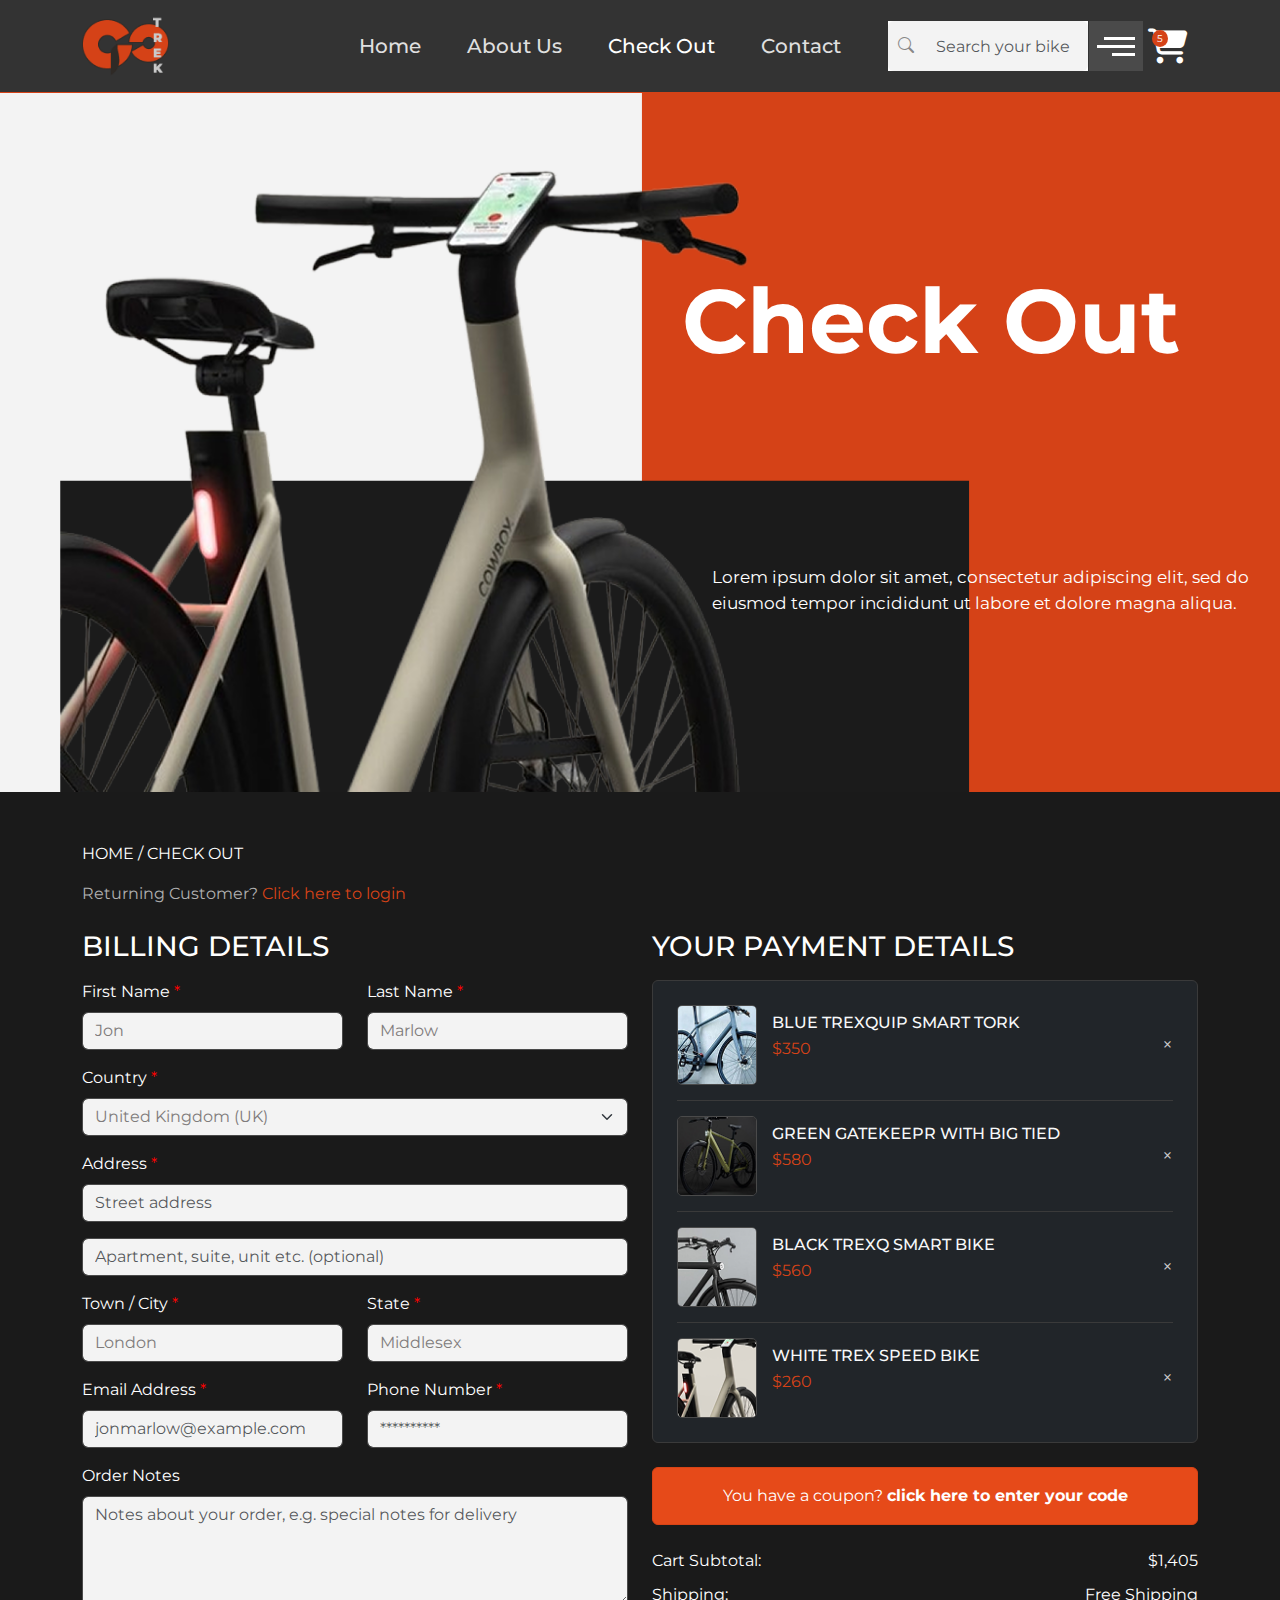
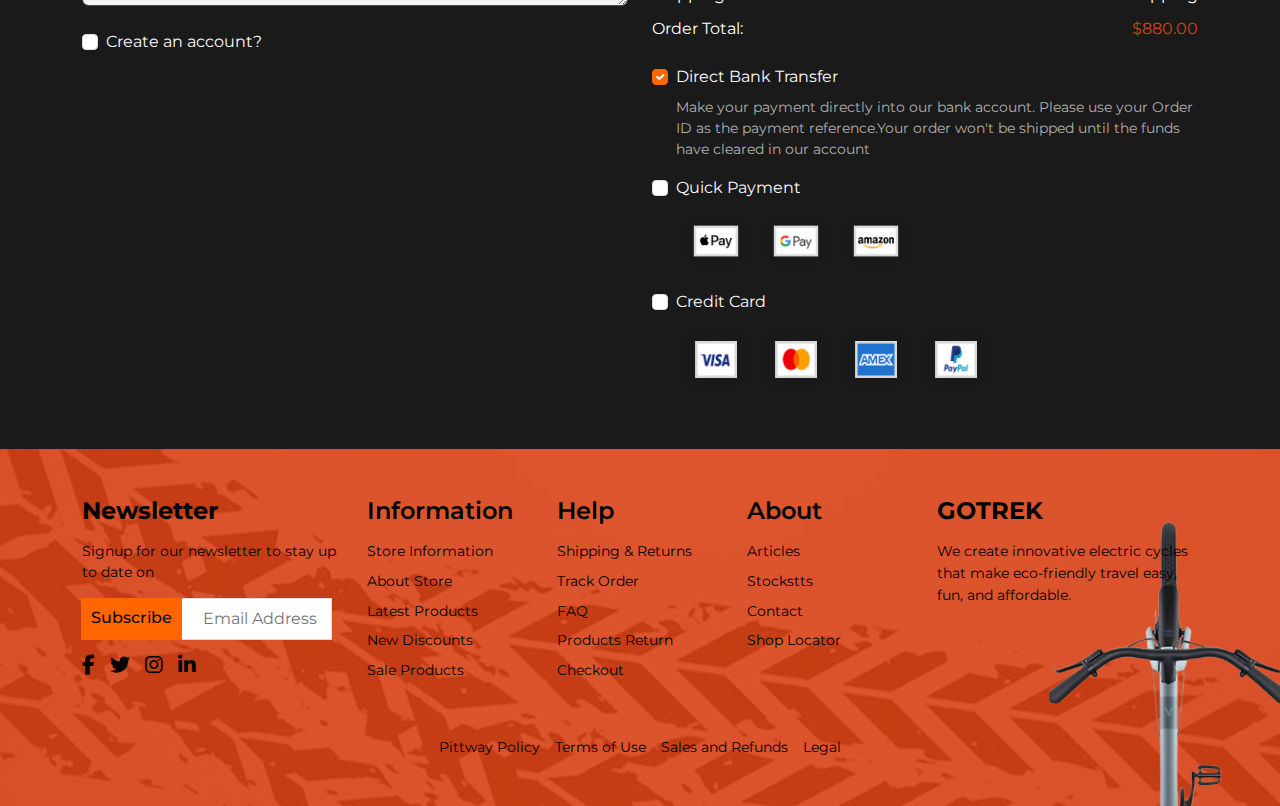
<file: check.html>
<!DOCTYPE html>
<html lang="en">
  <head>
    <meta charset="UTF-8" />
    <meta name="viewport" content="width=device-width, initial-scale=1.0" />

    <!-- title -->
    <title>CheckOut Page</title>

    <!-- font cdn -->
    <link
      rel="stylesheet"
      href="https://cdnjs.cloudflare.com/ajax/libs/font-awesome/6.7.2/css/all.min.css"
    />

    <!-- bootstrap icon -->
    <link
      rel="stylesheet"
      href="https://cdn.jsdelivr.net/npm/bootstrap-icons@1.10.5/font/bootstrap-icons.css"
    />

    <!-- Swiper CSS -->
    <link
      rel="stylesheet"
      href="https://cdn.jsdelivr.net/npm/swiper@11/swiper-bundle.min.css"
    />
    <!-- bootstrap css -->
    <link rel="stylesheet" href="./bootstrap/css/bootstrap.min.css" />

    <!-- css -->
    <link rel="stylesheet" href="./css/check.css" />
  </head>
  <body>
    <!-- Navbar -->
    <header>
      <nav class="navbar navbar-expand-lg">
        <div class="container">
          <!-- Logo -->
          <div class="logo">
            <a class="navbar-brand" href="#"
              ><img src="./images/logo (4).png" alt="Logo"
            /></a>
          </div>
          <button
            class="navbar-toggler"
            type="button"
            data-bs-toggle="collapse"
            data-bs-target="#navMenu"
          >
            <span class="navbar-toggler-icon"></span>
          </button>
          <div
            class="collapse navbar-collapse justify-content-center ms-lg-7"
            id="navMenu"
          >
            <ul class="navbar-nav">
              <li class="nav-item">
                <a class="nav-link" href="./index.html">Home</a>
              </li>
              <li class="nav-item">
                <a class="nav-link" href="./about.html">About Us</a>
              </li>
              <li class="nav-item">
                <a class="nav-link active" href="#">Check Out</a>
              </li>
              <li class="nav-item"><a class="nav-link" href="./contact.html">Contact</a></li>
            </ul>
            <div class="d-flex align-items-center ms-4">
              <!-- Search Input with Icon -->
              <div class="position-relative search-wrapper">
                <i class="bi bi-search search-icon"></i>
                <input
                  type="text"
                  class="form-control search-input ps-5"
                  placeholder="Search your bike"
                />
              </div>

              <!-- Menu Button -->
              <div class="icon-button">
                <a href="#"><img src="./images/menu.png" alt="" /></a>
              </div>

              <!-- Cart Icon with Badge -->
              <div class="cart-wrapper">
                <i class="fa-solid fa-cart-shopping"></i>
                <div class="cart-badge">5</div>
              </div>
            </div>
          </div>
        </div>
      </nav>
    </header>
    <main>
      <!-- CheckOut banner-->
      <section class="checkout">
        <div class="container">
          <div class="row justify-content-end align-items-center">
            <div class="col-md-6 text-start">
              <h2 class="">Check Out</h2>
              <p class="checkpara">
                Lorem ipsum dolor sit amet, consectetur adipiscing elit, sed do
                eiusmod tempor incididunt ut labore et dolore magna aliqua.
              </p>
            </div>
          </div>
        </div>
      </section>
      <!-- Payment Part -->
      <section class="payment">
        <div class="container">
          <div aria-label="breadcrumb" class="mb-4">
            <ol class="breadcrumb">
              <li class="breadcrumb-item">
                <a href="#" class="text-white text-decoration-none"
                  >HOME / CHECK OUT</a
                >
              </li>
            </ol>
            <p class="mb-4 text-muted-custom">
              Returning Customer?
              <a href="#" class="text-white text-decoration-none"
                ><span class="highlight">Click here to login</span></a
              >
            </p>
          </div>

          <div class="row">
            <div class="col-lg-6 mb-4 mb-lg-0">
              <h3 class="mb-3">BILLING DETAILS</h3>

              <form>
                <div class="row mb-3">
                  <div class="col-md-6">
                    <label for="firstName" class="form-label required-field"
                      >First Name</label
                    >
                    <input
                      type="text"
                      class="form-control"
                      id="firstName"
                      value="Jon"
                    />
                  </div>
                  <div class="col-md-6">
                    <label for="lastName" class="form-label required-field"
                      >Last Name</label
                    >
                    <input
                      type="text"
                      class="form-control"
                      id="lastName"
                      value="Marlow"
                    />
                  </div>
                </div>

                <div class="mb-3">
                  <label for="country" class="form-label required-field"
                    >Country</label
                  >
                  <select class="form-select form-control" id="country">
                    <option selected>United Kingdom (UK)</option>
                    <option>United States (US)</option>
                    <option>India</option>
                  </select>
                </div>

                <div class="mb-3">
                  <label for="address1" class="form-label required-field"
                    >Address</label
                  >
                  <input
                    type="text"
                    class="form-control"
                    id="address1"
                    placeholder="Street address"
                  />
                </div>
                <div class="mb-3">
                  <input
                    type="text"
                    class="form-control"
                    id="address2"
                    placeholder="Apartment, suite, unit etc. (optional)"
                  />
                </div>

                <div class="row mb-3">
                  <div class="col-md-6">
                    <label for="townCity" class="form-label required-field"
                      >Town / City</label
                    >
                    <input
                      type="text"
                      class="form-control"
                      id="townCity"
                      value="London"
                    />
                  </div>
                  <div class="col-md-6">
                    <label for="state" class="form-label required-field"
                      >State</label
                    >
                    <input
                      type="text"
                      class="form-control"
                      id="state"
                      value="Middlesex"
                    />
                  </div>
                </div>

                <div class="row mb-3">
                  <div class="col-md-6">
                    <label for="email" class="form-label required-field"
                      >Email Address</label
                    >
                    <input
                      type="email"
                      class="form-control"
                      id="email"
                      placeholder="jonmarlow@example.com"
                    />
                  </div>
                  <div class="col-md-6">
                    <label for="phone" class="form-label required-field"
                      >Phone Number</label
                    >
                    <input
                      type="tel"
                      class="form-control"
                      id="phone"
                      placeholder="**********"
                    />
                  </div>
                </div>

                <div class="mb-4">
                  <label for="orderNotes" class="form-label">Order Notes</label>
                  <textarea
                    class="form-control"
                    id="orderNotes"
                    rows="4"
                    placeholder="Notes about your order, e.g. special notes for delivery"
                  ></textarea>
                </div>

                <div class="form-check mb-3">
                  <input
                    class="form-check-input"
                    type="checkbox"
                    value=""
                    id="createAccount"
                  />
                  <label class="form-check-label" for="createAccount">
                    Create an account?
                  </label>
                </div>
              </form>
            </div>

            <div class="col-lg-6">
              <h3 class="mb-3">YOUR PAYMENT DETAILS</h3>
              <div class="bg-dark p-4 card">
                <div class="product-item">
                  <img
                    src="./images/bl1.png"
                    alt="BLUE TREXQUIP SMART TORK"
                    class="img-fluid"
                  />
                  <div class="product-details">
                    <h6>BLUE TREXQUIP SMART TORK</h6>
                    <p class="highlight">$350</p>
                  </div>
                  <a href="#" class="close-btn">&times;</a>
                </div>
                <div class="product-item">
                  <img
                    src="./images/bl2.png"
                    alt="GREEN GATEKEEPR WITH BIG TIED"
                    class="img-fluid"
                  />
                  <div class="product-details">
                    <h6>GREEN GATEKEEPR WITH BIG TIED</h6>
                    <p class="highlight">$580</p>
                  </div>
                  <a href="#" class="close-btn">&times;</a>
                </div>
                <div class="product-item">
                  <img
                    src="./images/bl3.png"
                    alt="BLACK TREXQ SMART BIKE"
                    class="img-fluid"
                  />
                  <div class="product-details">
                    <h6>BLACK TREXQ SMART BIKE</h6>
                    <p class="highlight">$560</p>
                  </div>
                  <a href="#" class="close-btn">&times;</a>
                </div>
                <div class="product-item">
                  <img
                    src="./images/bl4.png"
                    alt="WHITE TREX SPEED BIKE"
                    class="img-fluid"
                  />
                  <div class="product-details">
                    <h6>WHITE TREX SPEED BIKE</h6>
                    <p class="highlight">$260</p>
                  </div>
                  <a href="#" class="close-btn">&times;</a>
                </div>
              </div>
              <div
                class="alert alert-danger mt-4 text-center"
                role="alert"
                style="
                  background-color: #e64a19;
                  border-color: #d84315;
                  color: white;
                "
              >
                You have a coupon?
                <a href="#" class="alert-link" style="color: white"
                  >click here to enter your code</a
                >
              </div>

              <div class="order-summary mt-4">
                <div class="order-summary-item">
                  <span>Cart Subtotal:</span>
                  <span>$1,405</span>
                </div>
                <div class="order-summary-item">
                  <span>Shipping:</span>
                  <span>Free Shipping</span>
                </div>
                <div class="order-summary-item">
                  <span>Order Total:</span>
                  <span class="highlight">$880.00</span>
                </div>
              </div>

              <div class="payment-methods mt-4">
                <div class="form-check mb-3">
                  <input
                    class="form-check-input"
                    type="checkbox"
                    name="paymentMethod"
                    id="directBankTransfer"
                    checked
                  />
                  <label class="form-check-label" for="directBankTransfer">
                    Direct Bank Transfer
                  </label>
                  <p class="text-muted-custom small mt-2">
                    Make your payment directly into our bank account. Please use
                    your Order ID as the payment reference.Your order won't be
                    shipped until the funds have cleared in our account
                  </p>
                </div>

                <div class="form-check mb-3">
                  <input
                    class="form-check-input"
                    type="checkbox"
                    name="paymentMethod"
                    id="quickPayment"
                  />
                  <label class="form-check-label" for="quickPayment">
                    Quick Payment
                  </label>
                  <div class="payment-icons mt-2">
                    <img src="./images/ApplePay.png" alt="Apple Pay" />
                    <img src="./images/GooglePay.png" alt="Google Pay" />
                    <img src="./images/AmazonPay.png" alt="Amazon Pay" />
                  </div>
                </div>

                <div class="form-check">
                  <input
                    class="form-check-input"
                    type="checkbox"
                    name="paymentMethod"
                    id="creditCard"
                  />
                  <label class="form-check-label" for="creditCard">
                    Credit Card
                  </label>
                  <div class="payment-icons mt-2">
                    <img src="./images/Visa.png" alt="Visa" />
                    <img src="./images/Mastercard.png" alt="Mastercard" />
                    <img src="./images/Amex.png" alt="American Express" />
                    <img src="./images/PayPal.png" alt="PayPal" />
                  </div>
                </div>
              </div>
            </div>
          </div>
        </div>
      </section>
    </main>
    <!-- Footer Section -->
    <footer class="footer py-5">
      <div class="container">
        <div class="row">
          <!-- Newsletter Column -->
          <div class="col-lg-3 col-md-6 mb-4">
            <h5 class="fw-bold">Newsletter</h5>
            <p class="newsletter-text">
              Signup for our newsletter to stay up to date on
            </p>
            <div class="subscribe-wrapper">
              <a class="btn-subscribe">Subscribe</a>
              <input
                type="email"
                class="email-input"
                placeholder="Email Address"
              />
            </div>
            <!-- Social icon -->
            <div class="footer-social">
              <a href="#"><i class="fab fa-facebook-f"></i></a>
              <a href="#"><i class="fab fa-twitter"></i></a>
              <a href="#"><i class="fab fa-instagram"></i></a>
              <a href="#"><i class="fab fa-linkedin-in"></i></a>
            </div>
          </div>

          <!-- Information Column -->
          <div class="col-lg-2 col-md-6 mb-4">
            <h5>Information</h5>
            <ul>
              <li><a href="#">Store Information</a></li>
              <li><a href="#">About Store</a></li>
              <li><a href="#">Latest Products</a></li>
              <li><a href="#">New Discounts</a></li>
              <li><a href="#">Sale Products</a></li>
            </ul>
          </div>

          <!-- Help Column -->
          <div class="col-lg-2 col-md-6 mb-4">
            <h5>Help</h5>
            <ul>
              <li><a href="#">Shipping & Returns</a></li>
              <li><a href="#">Track Order</a></li>
              <li><a href="#">FAQ</a></li>
              <li><a href="#">Products Return</a></li>
              <li><a href="#">Checkout</a></li>
            </ul>
          </div>

          <!-- About Column -->
          <div class="col-lg-2 col-md-6 mb-4">
            <h5>About</h5>
            <ul>
              <li><a href="#">Articles</a></li>
              <li><a href="#">Stockstts</a></li>
              <li><a href="#">Contact</a></li>
              <li><a href="#">Shop Locator</a></li>
            </ul>
          </div>

          <!-- GOTREK Column -->
          <div class="col-lg-3 col-md-6 mb-4">
            <div class="gotrek-column">
              <h5 class="fw-bold">GOTREK</h5>
              <p class="footer-about">
                We create innovative electric cycles that make eco-friendly
                travel easy, fun, and affordable.
              </p>
            </div>
          </div>
        </div>
        <!-- Bottom Links -->
        <div class="footer-bottom mt-4 text-center">
          <div class="footer-bottom-links">
            <a href="#">Pittway Policy</a>
            <a href="#">Terms of Use</a>
            <a href="#">Sales and Refunds</a>
            <a href="#">Legal</a>
          </div>
        </div>
      </div>
    </footer>
    <!-- Bootstrap JS & Popper.js (CDN) -->
    <script src="https://cdn.jsdelivr.net/npm/@popperjs/core@2.11.8/dist/umd/popper.min.js"></script>
    <script src="https://cdn.jsdelivr.net/npm/bootstrap@5.3.3/dist/js/bootstrap.min.js"></script>

    <!-- Swiper JS -->
    <script src="https://cdn.jsdelivr.net/npm/swiper@11/swiper-bundle.min.js"></script>
    <!-- js -->
    <script src="./js/index.js"></script>
  </body>
</html>
</file>
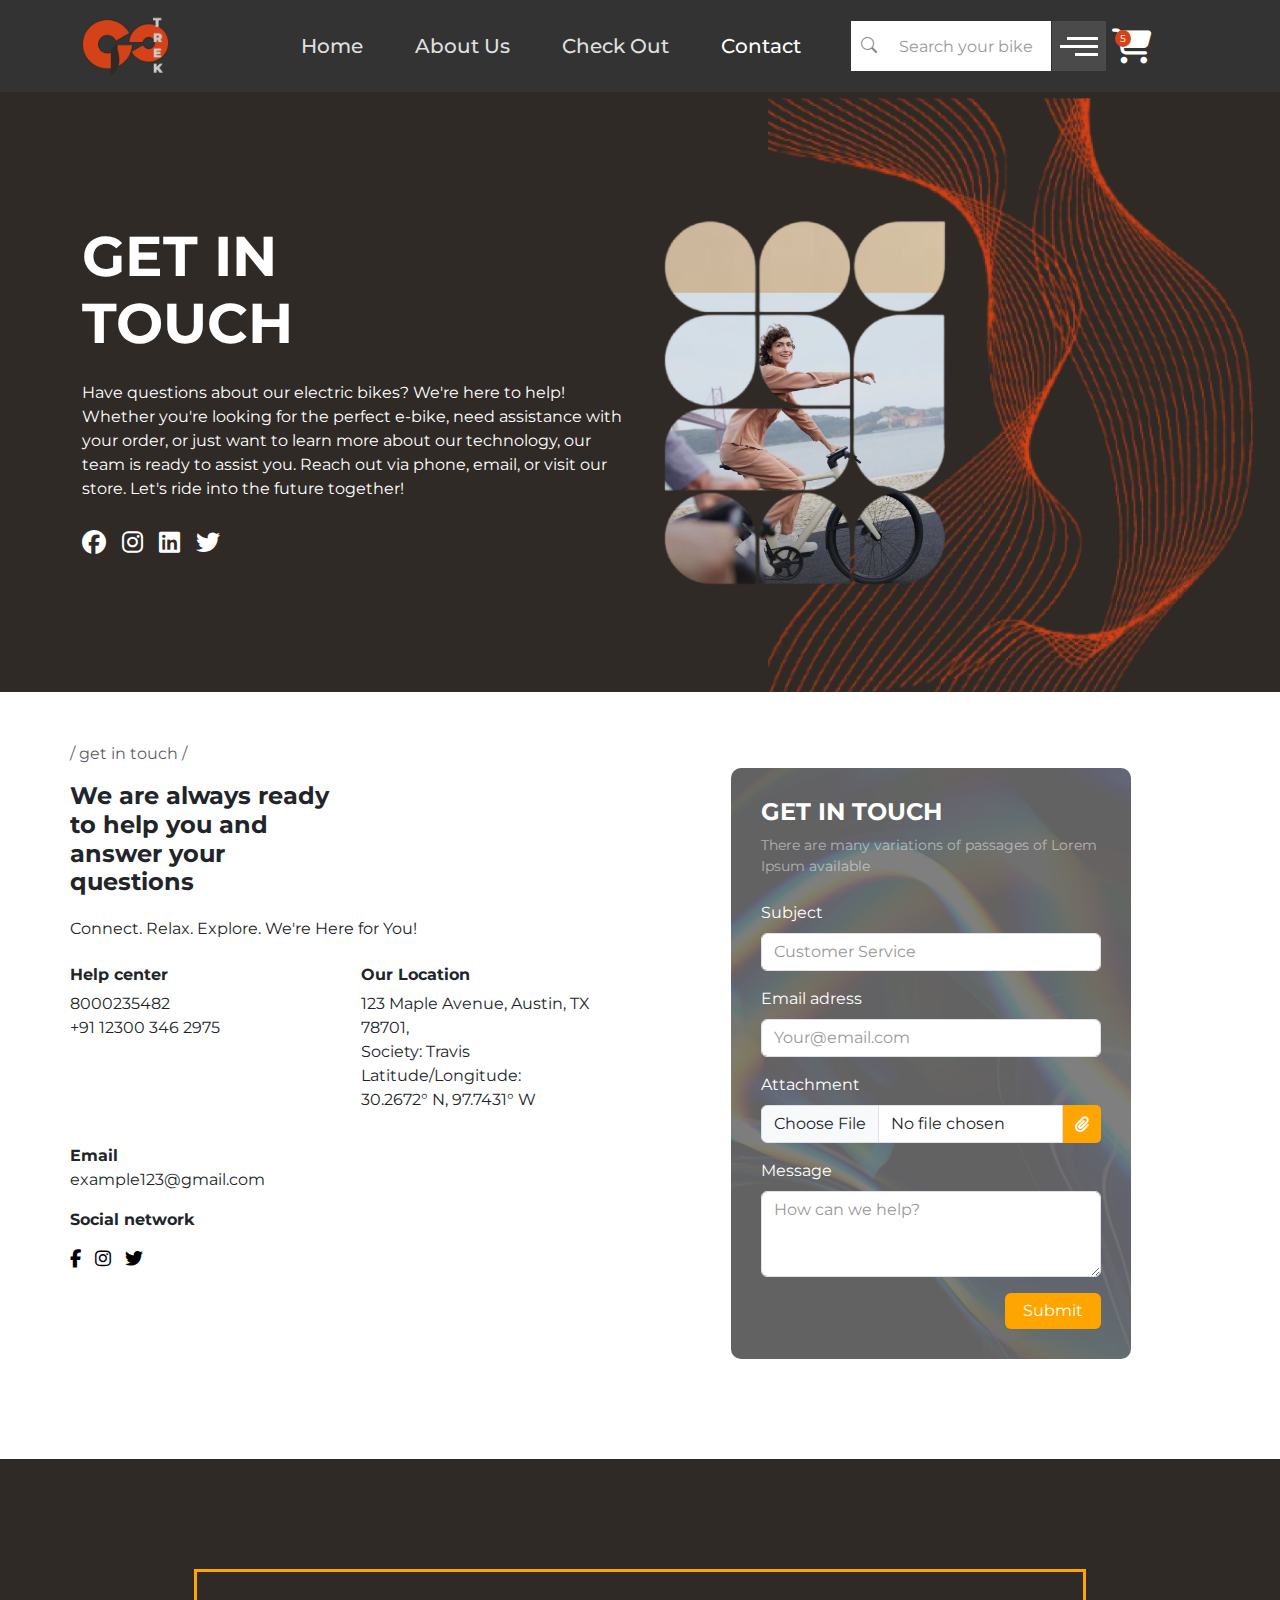
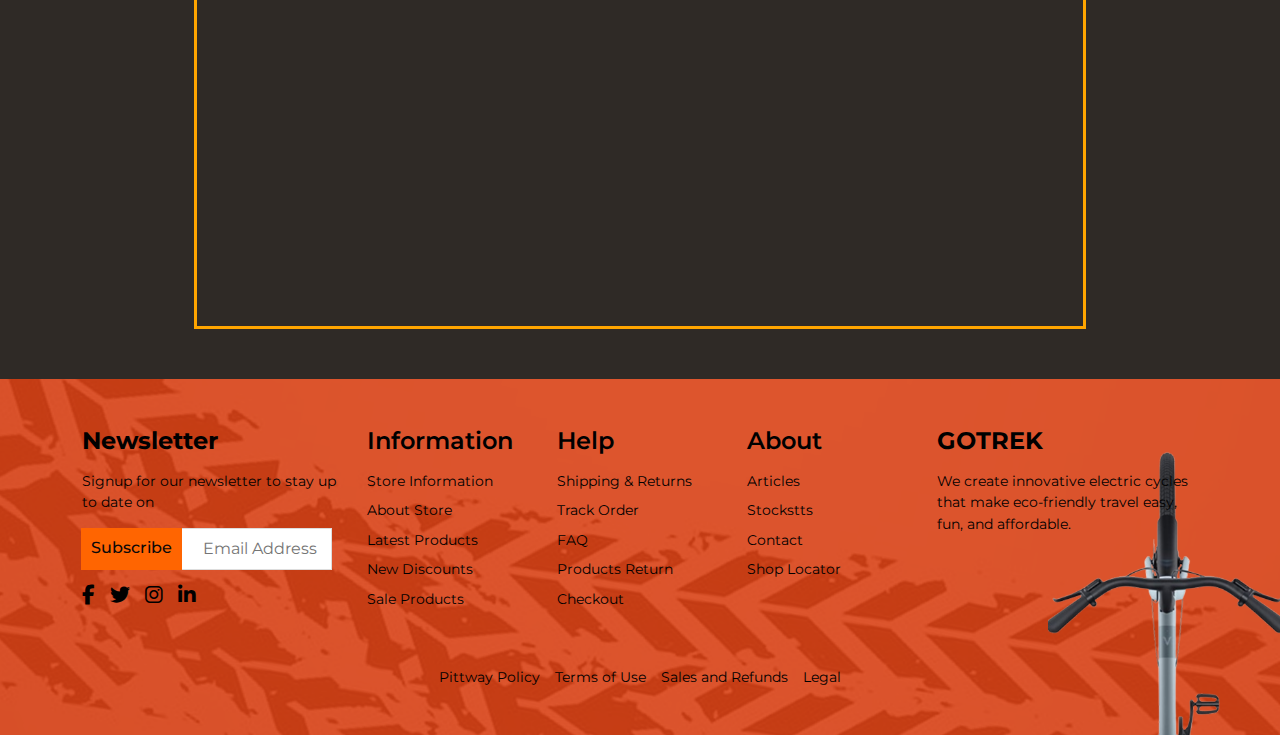
<file: contact.html>
<!DOCTYPE html>
<html lang="en">
  <head>
    <meta charset="UTF-8" />
    <meta name="viewport" content="width=device-width, initial-scale=1.0" />

    <!-- title -->
    <title>ContactUs Page</title>

    <!-- font cdn -->
    <link
      rel="stylesheet"
      href="https://cdnjs.cloudflare.com/ajax/libs/font-awesome/6.7.2/css/all.min.css"
    />

    <!-- bootstrap icon -->
    <link
      rel="stylesheet"
      href="https://cdn.jsdelivr.net/npm/bootstrap-icons@1.10.5/font/bootstrap-icons.css"
    />

    <!-- bootstrap css -->
    <link rel="stylesheet" href="./bootstrap/css/bootstrap.min.css" />

    <!-- css -->
    <link rel="stylesheet" href="./css/contact.css" />
  </head>
  <body>
    <!-- Navbar -->
    <header>
      <nav class="navbar navbar-expand-lg">
        <div class="container">
          <!-- Logo -->
          <div class="logo">
            <a class="navbar-brand" href="#"
              ><img src="./images/logo (4).png" alt="Logo"
            /></a>
          </div>
          <button
            class="navbar-toggler"
            type="button"
            data-bs-toggle="collapse"
            data-bs-target="#navMenu"
          >
            <span class="navbar-toggler-icon"></span>
          </button>
          <div
            class="collapse navbar-collapse justify-content-center ms-lg-5"
            id="navMenu"
          >
            <ul class="navbar-nav">
              <li class="nav-item">
                <a class="nav-link" href="./index.html">Home</a>
              </li>
              <li class="nav-item">
                <a class="nav-link" href="./about.html">About Us</a>
              </li>
              <li class="nav-item">
                <a class="nav-link" href="./check.html">Check Out</a>
              </li>
              <li class="nav-item"><a class="nav-link active" href="#">Contact</a></li>
            </ul>
            <div class="d-flex align-items-center ms-4">
              <!-- Search Input with Icon -->
              <div class="position-relative search-wrapper">
                <i class="bi bi-search search-icon"></i>
                <input
                  type="text"
                  class="form-control search-input ps-5"
                  placeholder="Search your bike"
                />
              </div>

              <!-- Menu Button -->
              <div class="icon-button">
                <a href="#"><img src="./images/menu.png" alt="" /></a>
              </div>

              <!-- Cart Icon with Badge -->
              <div class="cart-wrapper">
                <i class="fa-solid fa-cart-shopping"></i>
                <div class="cart-badge">5</div>
              </div>
            </div>
          </div>
        </div>
      </nav>
    </header>
    <main>
      <!-- Get in Touch Section -->
      <section class="contact-hero">
        <!-- Background Wave Decoration - will cover right side -->
        <div class="hero-bg-decor"></div>

        <div class="container">
          <div class="hero-content">
            <!-- Left Content - Text -->
            <div class="text-content text-white">
              <h1 class="display-4 fw-bold">GET IN<br />TOUCH</h1>
              <p class="my-4">
                Have questions about our electric bikes? We're here to help!
                Whether you're looking for the perfect e-bike, need assistance
                with your order, or just want to learn more about our
                technology, our team is ready to assist you. Reach out via
                phone, email, or visit our store. Let's ride into the future
                together!
              </p>
              <div class="d-flex gap-3 fs-4">
                <a href="#"><i class="fab fa-facebook text-white"></i></a>
                <a href="#"><i class="fab fa-instagram text-white"></i></a>
                <a href="#"><i class="fab fa-linkedin text-white"></i></a>
                <a href="#"><i class="fab fa-twitter text-white"></i></a>
              </div>
            </div>

            <!-- Right Content - Image -->
            <div class="image-grid">
              <img src="./images/girlbike.png" alt="Girl with bike" />
            </div>
          </div>
        </div>
      </section>
      <!-- Help center-->
      <section class="help">
        <div class="container contact-section">
          <div class="row g-4">
            <!-- Left Side -->
            <div class="col-md-6 left-side">
              <p class="text-muted">/ get in touch /</p>
              <h4>
                We are always ready<br />to help you and<br />answer your<br />questions
              </h4>
              <p>Connect. Relax. Explore. We're Here for You!</p>

              <div class="row mt-4">
                <div class="col-6">
                  <h6><strong>Help center</strong></h6>
                  <p>8000235482<br />+91 12300 346 2975</p>
                </div>
                <div class="col-6">
                  <h6><strong>Our Location</strong></h6>
                  <p>
                    123 Maple Avenue, Austin, TX 78701,<br />
                    Society: Travis Latitude/Longitude:<br />
                    30.2672° N, 97.7431° W
                  </p>
                </div>
              </div>

              <div class="mt-3">
                <p><strong>Email</strong><br />example123@gmail.com</p>
                <p><strong>Social network</strong></p>
                <div class="social-icons">
                  <i class="fab fa-facebook-f"></i>
                  <i class="fab fa-instagram"></i>
                  <i class="fab fa-twitter"></i>
                </div>
              </div>
            </div>

            <!-- Right Side -->
            <div class="contact-form-box">
              <h4 class="text-white mb-2">GET IN TOUCH</h4>
              <p class="text-white-50 mb-4 small">
                There are many variations of passages of Lorem Ipsum available
              </p>

              <form>
                <div class="mb-3">
                  <label class="form-label">Subject</label>
                  <input
                    type="text"
                    class="form-control"
                    placeholder="Customer Service"
                  />
                </div>

                <div class="mb-3">
                  <label class="form-label">Email adress</label>
                  <input
                    type="email"
                    class="form-control"
                    placeholder="Your@email.com"
                  />
                </div>

                <div class="mb-3">
                  <label class="form-label">Attachment</label>
                  <div class="attachment-group">
                    <input type="file" class="form-control" />
                    <button class="attachment-btn" type="button">
                      <i class="fas fa-paperclip"></i>
                    </button>
                  </div>
                </div>

                <div class="mb-3">
                  <label class="form-label">Message</label>
                  <textarea
                    class="form-control"
                    rows="3"
                    placeholder="How can we help?"
                  ></textarea>
                </div>

                <button type="submit" class="btn btn-submit">Submit</button>
              </form>
            </div>
          </div>
        </div>
      </section>
      <!-- Map Part -->
      <section class="map">
        <div class="container">
          <div class="map-section">
            <!-- Orange border behind -->
            <div class="map-border"></div>

            <!-- Overlapping Map -->
            <div class="map-iframe">
              <iframe
                src="https://www.google.com/maps/embed?pb=!1m18!1m12!1m3!1d3445.503554666664!2d-97.71865032535811!3d30.279723207386603!2m3!1f0!2f0!3f0!3m2!1i1024!2i768!4f13.1!3m3!1m2!1s0x8644b5ea462e0993%3A0x51d5672e621501a6!2sMaple%20Ave%2C%20Austin%2C%20TX%2C%20USA!5e0!3m2!1sen!2sin!4v1747576924144!5m2!1sen!2sin"
                width="600"
                height="450"
                style="border: 0"
                allowfullscreen=""
                loading="lazy"
                referrerpolicy="no-referrer-when-downgrade"
              ></iframe>
            </div>
          </div>
        </div>
      </section>
    </main>
      <!-- Footer Section -->
    <footer class="footer py-5">
      <div class="container">
        <div class="row">
          <!-- Newsletter Column -->
          <div class="col-lg-3 col-md-6 mb-4">
            <h5 class="fw-bold">Newsletter</h5>
            <p class="newsletter-text">
              Signup for our newsletter to stay up to date on
            </p>
            <div class="subscribe-wrapper">
              <a class="btn-subscribe">Subscribe</a>
              <input
                type="email"
                class="email-input"
                placeholder="Email Address"
              />
            </div>
            <!-- Social icon -->
            <div class="footer-social">
              <a href="#"><i class="fab fa-facebook-f"></i></a>
              <a href="#"><i class="fab fa-twitter"></i></a>
              <a href="#"><i class="fab fa-instagram"></i></a>
              <a href="#"><i class="fab fa-linkedin-in"></i></a>
            </div>
          </div>

          <!-- Information Column -->
          <div class="col-lg-2 col-md-6 mb-4">
            <h5>Information</h5>
            <ul>
              <li><a href="#">Store Information</a></li>
              <li><a href="#">About Store</a></li>
              <li><a href="#">Latest Products</a></li>
              <li><a href="#">New Discounts</a></li>
              <li><a href="#">Sale Products</a></li>
            </ul>
          </div>

          <!-- Help Column -->
          <div class="col-lg-2 col-md-6 mb-4">
            <h5>Help</h5>
            <ul>
              <li><a href="#">Shipping & Returns</a></li>
              <li><a href="#">Track Order</a></li>
              <li><a href="#">FAQ</a></li>
              <li><a href="#">Products Return</a></li>
              <li><a href="#">Checkout</a></li>
            </ul>
          </div>

          <!-- About Column -->
          <div class="col-lg-2 col-md-6 mb-4">
            <h5>About</h5>
            <ul>
              <li><a href="#">Articles</a></li>
              <li><a href="#">Stockstts</a></li>
              <li><a href="#">Contact</a></li>
              <li><a href="#">Shop Locator</a></li>
            </ul>
          </div>

          <!-- GOTREK Column -->
          <div class="col-lg-3 col-md-6 mb-4">
            <div class="gotrek-column">
              <h5 class="fw-bold">GOTREK</h5>
              <p class="footer-about">
                We create innovative electric cycles that make eco-friendly
                travel easy, fun, and affordable.
              </p>
            </div>
          </div>
        </div>
        <!-- Bottom Links -->
        <div class="footer-bottom mt-4 text-center">
          <div class="footer-bottom-links">
            <a href="#">Pittway Policy</a>
            <a href="#">Terms of Use</a>
            <a href="#">Sales and Refunds</a>
            <a href="#">Legal</a>
          </div>
        </div>
      </div>
    </footer>
    <!-- Bootstrap JS & Popper.js (CDN) -->
    <script src="https://cdn.jsdelivr.net/npm/@popperjs/core@2.11.8/dist/umd/popper.min.js"></script>
    <script src="https://cdn.jsdelivr.net/npm/bootstrap@5.3.3/dist/js/bootstrap.min.js"></script>

    <!-- jquery cdn -->
    <script src="https://ajax.googleapis.com/ajax/libs/jquery/3.7.1/jquery.min.js"></script>
    <!-- js -->
    <script src="./js/index.js"></script>
  </body>
</html>
</file>
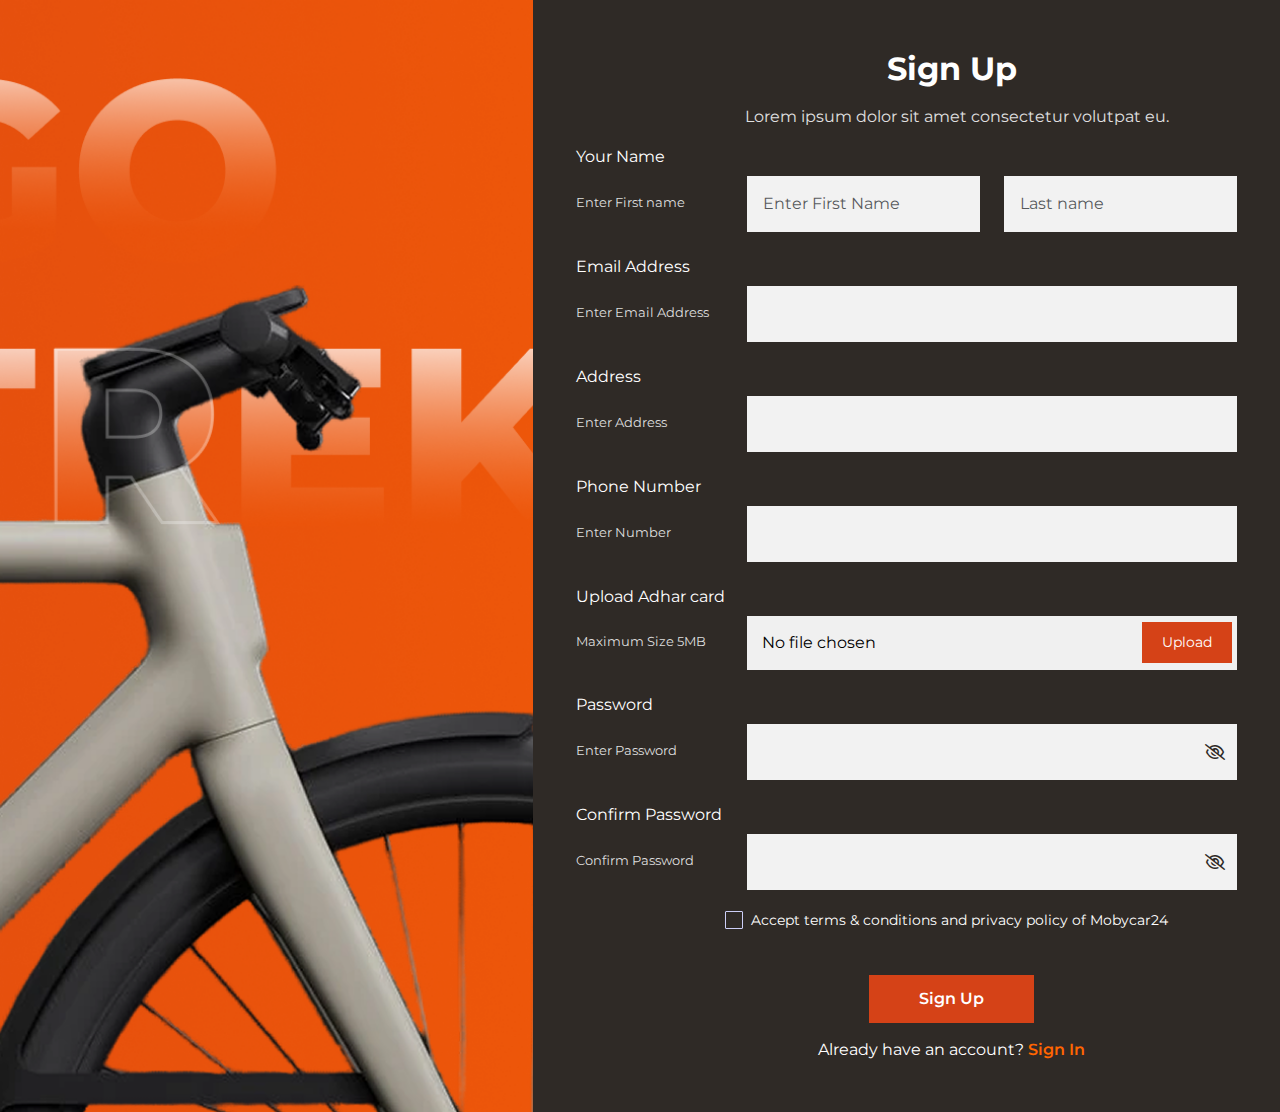
<file: demo.html>
<!DOCTYPE html>
<html lang="en">
  <head>
    <meta charset="UTF-8" />
    <meta name="viewport" content="width=device-width, initial-scale=1.0" />

    <title>Sign Up</title>

    <link
      rel="stylesheet"
      href="https://cdnjs.cloudflare.com/ajax/libs/font-awesome/6.7.2/css/all.min.css"
    />

    <link
      rel="stylesheet"
      href="https://cdn.jsdelivr.net/npm/bootstrap-icons@1.10.5/font/bootstrap-icons.css"
    />

    <link rel="stylesheet" href="./bootstrap/css/bootstrap.min.css" />

    <link rel="stylesheet" href="./css/signUp.css" />
    <style>
      @import url('https://fonts.googleapis.com/css2?family=Montserrat:ital,wght@0,100..900;1,100..900&display=swap');
      @import url('https://fonts.googleapis.com/css2?family=Oswald:wght@200..700&display=swap');

      * {
        margin: 0;
        padding: 0;
        box-sizing: border-box;
      }
      :root {
        --fback-color: #2f2a26;
        --sub-color: #e0e0e0;
        --white: #ffff;
        --input-color: #f2f2f2;
        --dark-orange: #d54217;
        --light-orange: #ff6501;
        --infield-color: #3f3f3f;
      }

      body {
        background-color: var(--fback-color);
        color: var(--white);
        font-family: 'Montserrat', sans-serif;
      }

      a {
        display: inline-block;
        text-decoration: none;
      }
      ul {
        list-style: none;
      }
      img {
        width: 100%;
        height: 100%;
        object-fit: cover;
      }

      .signup-form {
        background-color: var(--fback-color);
        padding: 50px 20px;
      }
      .sub-heading {
        color: var(--sub-color);
        font-size: 16px;
        font-weight: 400;
        line-height: 1.6;
      }
      .form-control {
        border-radius: 0 !important;
        background-color: var(--input-color);
        color: var(--fback-color);
        border: none;
      }

      .form-label {
        margin-bottom: 3px;
        font-size: 13px;
        font-weight: 400;
        line-height: auto;
        color: #dedede;
      }

      .custom-file-upload {
        background-color: #f0f0f0;
        border-radius: 0;
        padding: 5px;
        display: flex;
        align-items: center;
        justify-content: space-between;
      }
      .input-group-text {
        border: none !important;
        border-left: none !important;
        border-radius: 0 !important;
        background-color: var(--input-color);
        color: var(--fback-color);
      }
      .file-input {
        flex-grow: 1;
        border: none;
        background: transparent;
        padding: 10px;
        color: #000;
      }

      .file-input::-webkit-file-upload-button {
        display: none;
      }

      .upload-btn {
        background-color: var(--dark-orange);
        color: var(--white);
        border-radius: 0 !important;
        border: none;
        padding: 10px 20px;
        border-radius: 4px;
        margin-left: -80px;
        font-size: 14px;
        cursor: pointer;
      }

      .upload-btn:hover {
        color: var(--fback-color);
      }

      .signup-btn {
        background-color: var(--dark-orange);
        border: none;
        padding: 12px 50px;
        color: var(--white);
        font-weight: 600;
        margin-top: 20px;
      }

      .signup-btn:hover {
        background-color: var(--light-orange);
      }

      .custom-checkbox .form-check-input {
        width: 18px;
        height: 18px;
        border: 1px solid #cdcff7;
        background-color: transparent;
        border-radius: 1px;
        cursor: pointer;
        outline: none;
        transition: all 0.2s ease-in-out;
      }

      .custom-checkbox .form-check-input:checked {
        background-color: var(--light-orange);
        border-color: var(--light-orange);
      }

      .custom-checkbox .form-check-label {
        font-size: 14px;
        color: var(--white);
      }

      .form-footer {
        text-align: center;
        margin-top: 15px;
      }

      .form-footer a {
        color: var(--light-orange);
        text-decoration: none;
        font-weight: 600;
      }

      .form-footer a:hover {
        text-decoration: underline;
      }

      /* Error message style */
      .error-message {
        color: #ff0000; /* Red color for errors */
        font-size: 12px;
        margin-top: 5px;
        display: none; /* Hidden by default */
      }

      /* Responsive */

      @media (max-width: 768px) {
        .image-side {
          display: none;
        }
      }
    </style>
  </head>
  <body>
    <div class="container-fluid">
      <div class="row min-vh-100">
        <div class="col-md-5 p-0 d-none d-md-block">
          <div class="h-100">
            <img
              src="./images/signupF.png"
              alt="Signup Image"
              class="img-fluid h-100 w-100"
              style="object-fit: cover"
            />
          </div>
        </div>

        <div class="col-md-7 d-flex align-items-center justify-content-center">
          <div class="signup-form">
            <h2 class="text-center mb-3 fw-bold" style="margin-left: 90px">
              Sign Up
            </h2>
            <p class="text-center sub-heading mb-2" style="margin-left: 100px">
              Lorem ipsum dolor sit amet consectetur volutpat eu.
            </p>

            <form id="signupForm">
              <label class="col-md-3 col-form-label">Your Name</label>
              <div class="row mb-3 align-items-center">
                <label class="col-md-3 form-label">Enter First name</label>
                <div class="col-md-9">
                  <div class="row">
                    <div class="col-md-6 mb-2 mb-md-0">
                      <input
                        type="text"
                        class="form-control p-3"
                        placeholder="Enter First Name"
                        id="firstName"
                      />
                      <span id="firstNameError" class="error-message"></span>
                    </div>
                    <div class="col-md-6">
                      <input
                        type="text"
                        class="form-control p-3"
                        placeholder="Last name"
                        id="lastName"
                      />
                      <span id="lastNameError" class="error-message"></span>
                    </div>
                  </div>
                </div>
              </div>

              <label class="col-md-3 col-form-label">Email Address</label>
              <div class="row mb-3 align-items-center">
                <label class="col-md-3 form-label">Enter Email Address</label>
                <div class="col-md-9">
                  <input type="email" class="form-control p-3" id="email" />
                  <span id="emailError" class="error-message"></span>
                </div>
              </div>

              <label class="col-md-3 col-form-label">Address</label>
              <div class="row mb-3 align-items-center">
                <label class="col-md-3 form-label">Enter Address</label>
                <div class="col-md-9">
                  <input type="text" class="form-control p-3" id="address" />
                  <span id="addressError" class="error-message"></span>
                </div>
              </div>

              <label class="col-md-3 col-form-label">Phone Number</label>
              <div class="row mb-3 align-items-center">
                <label class="col-md-3 form-label">Enter Number</label>
                <div class="col-md-9">
                  <input type="tel" class="form-control p-3" id="phone" />
                  <span id="phoneError" class="error-message"></span>
                </div>
              </div>

              <label class="col-md-3 col-form-label">Upload Adhar card</label>
              <div class="row mb-3 align-items-center">
                <label class="col-md-3 form-label">Maximum Size 5MB</label>
                <div class="col-md-9">
                  <div class="custom-file-upload d-flex">
                    <input type="file" id="aadhar" class="file-input" />
                    <button type="button" class="upload-btn">Upload</button>
                  </div>
                  <span id="aadharError" class="error-message"></span>
                </div>
              </div>

              <label class="col-md-3 col-form-label">Password</label>
              <div class="row mb-3 align-items-center">
                <label class="col-md-3 form-label">Enter Password</label>
                <div class="col-md-9">
                  <div class="input-group">
                    <input
                      type="password"
                      class="form-control p-3"
                      id="password"
                    />
                    <span class="input-group-text">
                      <i
                        class="fa-regular fa-eye-slash"
                        id="togglePassword"
                        style="cursor: pointer"
                      ></i>
                    </span>
                  </div>
                  <span id="passwordError" class="error-message"></span>
                </div>
              </div>

              <label class="col-md-3 col-form-label">Confirm Password</label>
              <div class="row mb-3 align-items-center">
                <label class="col-md-3 form-label">Confirm Password</label>
                <div class="col-md-9">
                  <div class="input-group">
                    <input
                      type="password"
                      class="form-control p-3"
                      id="confirmPassword"
                    />
                    <span class="input-group-text">
                      <i
                        class="fa-regular fa-eye-slash"
                        id="toggleConfirmPassword"
                        style="cursor: pointer"
                      ></i>
                    </span>
                  </div>
                  <span id="confirmPasswordError" class="error-message"></span>
                </div>
              </div>

              <div
                class="form-check custom-checkbox d-flex align-items-center justify-content-center mt-3 mb-4"
                style="margin-left: 80px"
              >
                <input
                  class="form-check-input me-2"
                  type="checkbox"
                  id="terms"
                />
                <label class="form-check-label mt-1" for="terms">
                  Accept terms & conditions and privacy policy of Mobycar24
                </label>
              </div>
              <span id="termsError" class="error-message text-center" style="margin-left: 80px"></span>

              <div class="text-center" style="margin-left: 90px">
                <button type="submit" class="signup-btn">Sign Up</button>
              </div>
              <div class="form-footer" style="margin-left: 90px">
                Already have an account? <a href="./login.html">Sign In</a>
              </div>
            </form>
          </div>
        </div>
      </div>
    </div>

    <script src="https://cdn.jsdelivr.net/npm/@popperjs/core@2.11.8/dist/umd/popper.min.js"></script>
    <script src="https://cdn.jsdelivr.net/npm/bootstrap@5.3.3/dist/js/bootstrap.min.js"></script>
    <script src="https://ajax.googleapis.com/ajax/libs/jquery/3.7.1/jquery.min.js"></script>
    <script src="./js/index.js"></script>
  </body>
</html>
</file>
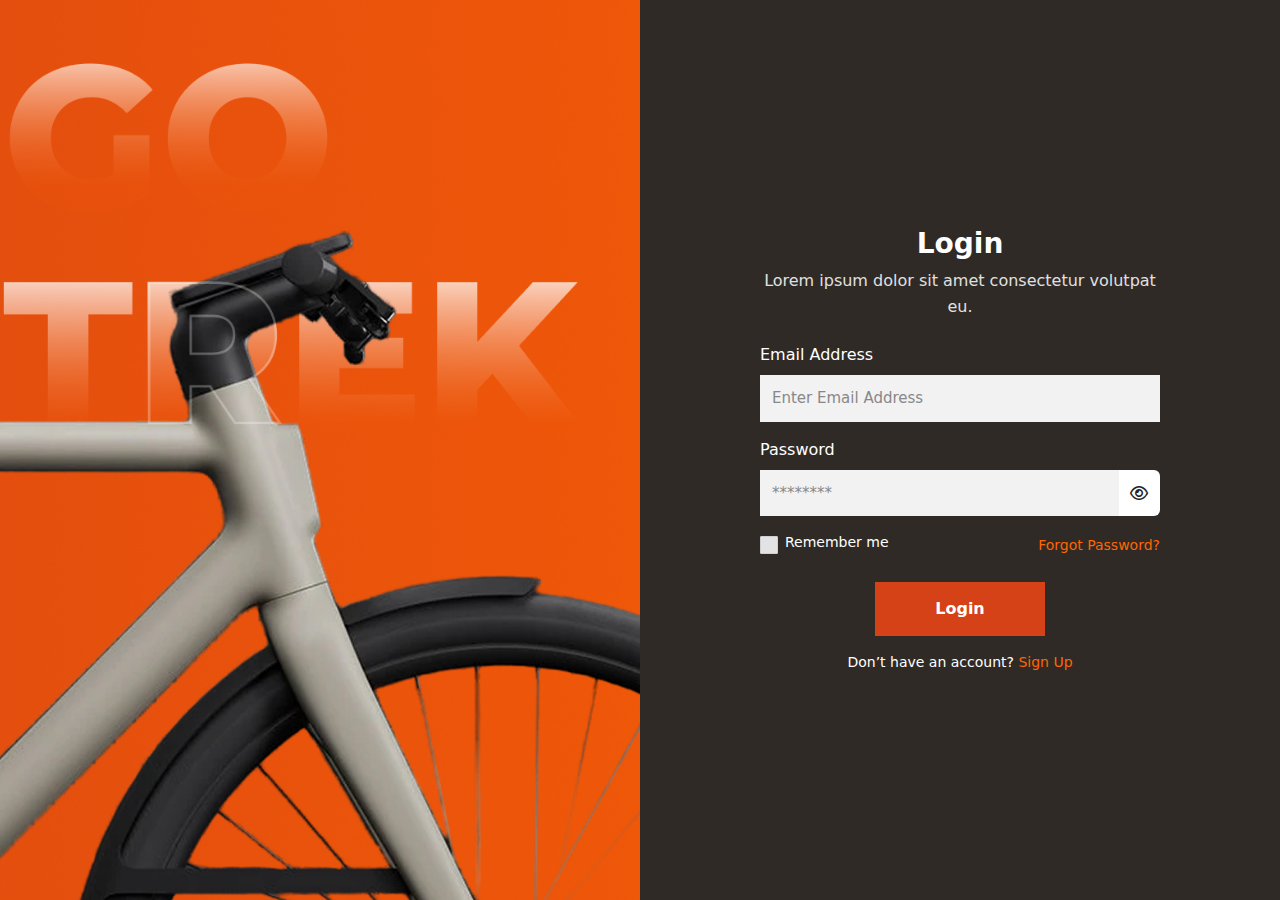
<file: login.html>
<!DOCTYPE html>
<html lang="en">
  <head>
    <meta charset="UTF-8" />
    <meta name="viewport" content="width=device-width, initial-scale=1.0" />

    <!-- title -->
    <title>Login</title>

    <!-- font cdn -->
    <link
      rel="stylesheet"
      href="https://cdnjs.cloudflare.com/ajax/libs/font-awesome/6.7.2/css/all.min.css"
    />

    <!-- bootstrap icon -->
    <link
      rel="stylesheet"
      href="https://cdn.jsdelivr.net/npm/bootstrap-icons@1.10.5/font/bootstrap-icons.css"
    />

    <!-- bootstrap css -->
    <link rel="stylesheet" href="./bootstrap/css/bootstrap.min.css" />

    <!-- css -->
    <link rel="stylesheet" href="./css/login.css" />
  </head>
  <body>
    <div class="container-fluid">
      <div class="row min-vh-100">
        <!-- Left Side Image -->
        <div class="col-md-6 left-image p-0"></div>

        <!-- Right Side Login Form -->
        <div
          class="col-md-6 d-flex align-items-center justify-content-center"
        >
          <div class="form-section w-100" style="max-width: 400px">
            <h3 class="mb-2 fw-bold text-center">Login</h3>
            <p class="text-center sub-heading mb-4">
              Lorem ipsum dolor sit amet consectetur volutpat eu.
            </p>

            <form>
              <!-- Email -->
              <div class="mb-3">
                <label for="email" class="form-label">Email Address</label>
                <input
                  type="email"
                  class="form-control"
                  id="email"
                  placeholder="Enter Email Address"
                />
              </div>

              <!-- Password -->
              <div class="mb-3">
                <label for="password" class="form-label">Password</label>
                <div class="input-group">
                  <input
                    type="password"
                    class="form-control"
                    id="password"
                    placeholder="********"
                  />
                  <span class="input-group-text bg-white border-0">
                    <i class="fa-regular fa-eye" style="cursor: pointer"></i>
                  </span>
                </div>
              </div>

              <!-- Remember Me + Forgot -->
              <div class="d-flex justify-content-between align-items-center mb-4">
                <div class="form-check remember-me custom-checkbox ">
                  <input
                    class="form-check-input"
                    type="checkbox"
                    id="rememberMe"
                  />
                  <label class="form-check-label ms-1" for="rememberMe">
                    Remember me
                  </label>
                </div>
                <div class="login-links">
                  <a href="#">Forgot Password?</a>
                </div>
              </div>

              <!-- Login Button -->
              <div class="mb-3 text-center">
                <a href="login.html" class="login-btn" type="button">Login</a>
              </div>

              <!-- Footer Links -->
              <div class="text-center login-links">
                Don’t have an account?
                <a href="#">Sign Up</a>
              </div>
            </form>
          </div>
        </div>
      </div>
    </div>

    <!-- Bootstrap JS -->
    <script src="https://cdn.jsdelivr.net/npm/bootstrap@5.3.3/dist/js/bootstrap.bundle.min.js"></script>
  </body>
</html>
</file>
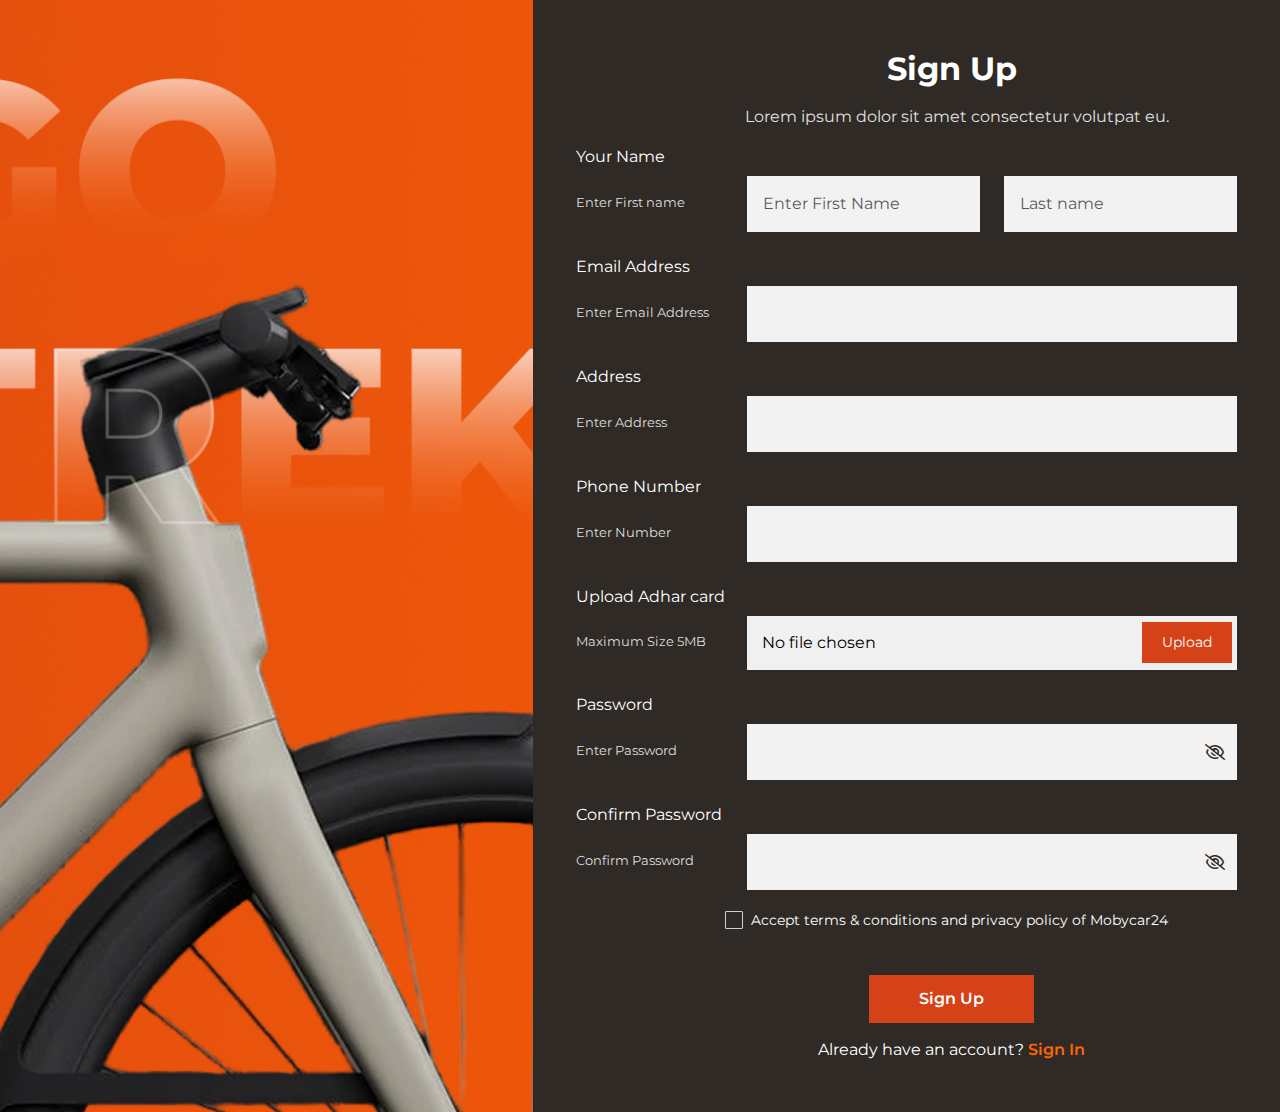
<file: signUp.html>
<!DOCTYPE html>
<html lang="en">
  <head>
    <meta charset="UTF-8" />
    <meta name="viewport" content="width=device-width, initial-scale=1.0" />

    <!-- title -->
    <title>Sign Up</title>

    <!-- font cdn -->
    <link
      rel="stylesheet"
      href="https://cdnjs.cloudflare.com/ajax/libs/font-awesome/6.7.2/css/all.min.css"
    />

    <!-- bootstrap icon -->
    <link
      rel="stylesheet"
      href="https://cdn.jsdelivr.net/npm/bootstrap-icons@1.10.5/font/bootstrap-icons.css"
    />

    <!-- bootstrap css -->
    <link rel="stylesheet" href="./bootstrap/css/bootstrap.min.css" />

    <!-- css -->
    <link rel="stylesheet" href="./css/signUp.css" />
  </head>
  <body>
    <div class="container-fluid">
      <div class="row min-vh-100">
        <!-- Left Image -->
        <div class="col-md-5 p-0 d-none d-md-block">
          <div class="h-100">
            <img
              src="./images/signupF.png"
              alt="Signup Image"
              class="img-fluid h-100 w-100"
              style="object-fit: cover"
            />
          </div>
        </div>

        <!-- Right Form -->
        <div class="col-md-7 d-flex align-items-center justify-content-center">
          <div class="signup-form">
            <h2 class="text-center mb-3 fw-bold" style="margin-left: 90px">
              Sign Up
            </h2>
            <p class="text-center sub-heading mb-2" style="margin-left: 100px">
              Lorem ipsum dolor sit amet consectetur volutpat eu.
            </p>

            <form>
              <!-- Name -->
              <label class="col-md-3 col-form-label">Your Name</label>
              <div class="row mb-3 align-items-center">
                <label class="col-md-3 form-label">Enter First name</label>
                <div class="col-md-9">
                  <div class="row">
                    <div class="col-md-6 mb-2 mb-md-0">
                      <input
                        type="text"
                        class="form-control p-3"
                        placeholder="Enter First Name"
                      />
                    </div>
                    <div class="col-md-6">
                      <input
                        type="text"
                        class="form-control p-3"
                        placeholder="Last name"
                      />
                    </div>
                  </div>
                </div>
              </div>

              <!-- Email -->
              <label class="col-md-3 col-form-label">Email Address</label>
              <div class="row mb-3 align-items-center">
                <label class="col-md-3 form-label">Enter Email Address</label>
                <div class="col-md-9">
                  <input type="email" class="form-control p-3" />
                </div>
              </div>

              <!-- Address -->
              <label class="col-md-3 col-form-label">Address</label>
              <div class="row mb-3 align-items-center">
                <label class="col-md-3 form-label">Enter Address</label>
                <div class="col-md-9">
                  <input type="text" class="form-control p-3" />
                </div>
              </div>

              <!-- Phone -->
              <label class="col-md-3 col-form-label">Phone Number</label>
              <div class="row mb-3 align-items-center">
                <label class="col-md-3 form-label">Enter Number</label>
                <div class="col-md-9">
                  <input type="tel" class="form-control p-3" />
                </div>
              </div>

              <!-- Aadhar Upload -->
              <label class="col-md-3 col-form-label">Upload Adhar card</label>
              <div class="row mb-3 align-items-center">
                <label class="col-md-3 form-label">Maximum Size 5MB</label>
                <div class="col-md-9">
                  <div class="custom-file-upload d-flex">
                    <input type="file" id="aadhar" class="file-input" />
                    <button type="button" class="upload-btn">Upload</button>
                  </div>
                </div>
              </div>

              <!-- Password -->
              <label class="col-md-3 col-form-label">Password</label>
              <div class="row mb-3 align-items-center">
                <label class="col-md-3 form-label">Enter Password</label>
                <div class="col-md-9">
                  <div class="input-group">
                    <input
                      type="password"
                      class="form-control p-3"
                      id="password"
                    />
                    <span class="input-group-text">
                      <i
                        class="fa-regular fa-eye-slash"
                        id="togglePassword"
                        style="cursor: pointer"
                      ></i>
                    </span>
                  </div>
                </div>
              </div>

              <!-- Confirm Password -->
              <label class="col-md-3 col-form-label">Confirm Password</label>
              <div class="row mb-3 align-items-center">
                <label class="col-md-3 form-label">Confirm Password</label>
                <div class="col-md-9">
                  <div class="input-group">
                    <input
                      type="password"
                      class="form-control p-3"
                      id="confirmPassword"
                    />
                    <span class="input-group-text">
                      <i
                        class="fa-regular fa-eye-slash"
                        id="toggleConfirmPassword"
                        style="cursor: pointer"
                      ></i>
                    </span>
                  </div>
                </div>
              </div>

              <!-- Checkbox -->
              <div
                class="form-check custom-checkbox d-flex align-items-center justify-content-center mt-3 mb-4"
                style="margin-left: 80px"
              >
                <input
                  class="form-check-input me-2"
                  type="checkbox"
                  id="terms"
                />
                <label class="form-check-label mt-1" for="terms">
                  Accept terms & conditions and privacy policy of Mobycar24
                </label>
              </div>
              <!-- Submit Button -->
              <div class="text-center" style="margin-left: 90px">
                <a href="login.html" type="button" class="signup-btn">Sign Up</a>
              </div>
              <div class="form-footer" style="margin-left: 90px">
                Already have an account? <a href="#">Sign In</a>
              </div>
            </form>
          </div>
        </div>
      </div>
    </div>

    <!-- Bootstrap JS & Popper.js (CDN) -->
    <script src="https://cdn.jsdelivr.net/npm/@popperjs/core@2.11.8/dist/umd/popper.min.js"></script>
    <script src="https://cdn.jsdelivr.net/npm/bootstrap@5.3.3/dist/js/bootstrap.min.js"></script>
    <!-- jquery cdn -->
    <script src="https://ajax.googleapis.com/ajax/libs/jquery/3.7.1/jquery.min.js"></script>
    <!-- js -->
    <script src="./js/index.js"></script>
  </body>
</html>
</file>
<file: css/style.css>
@import url('https://fonts.googleapis.com/css2?family=Montserrat:ital,wght@0,100..900;1,100..900&display=swap');
@import url('https://fonts.googleapis.com/css2?family=Oswald:wght@200..700&display=swap');

*{
    margin: 0;
    padding: 0;
    box-sizing: border-box;
}
/* Custom Styles */
:root{
    --navBg-color:#333333;
    --item-color:#E0E0E0;
    --white:#ffff;
    --dark-orange:#D54217;
    --back-color:#2F2A26;
    --green-color:#004820;
}

body{
    font-family: "Montserrat", sans-serif;
    background-color: var(--back-color);
    overflow-x: hidden;
    /* font-family: "Oswald", sans-serif; */
}
main {
        overflow-x: hidden;
}

a{
    display: inline-block;
    text-decoration: none;
}
ul{
    list-style: none;
}
img{
    width: 100%;
    height: 100%;
    object-fit: cover;
}
.section_padding{
    padding-top: 90px;
    padding-bottom: 50px;
}

/* Sticky Header */
  header {
  position: sticky;
  top: 0;
  z-index: 1030;
  width: 100%;
}
/*  Navbar  */
.navbar {
    background-color:var(--navBg-color);
    padding: 10px 0;
    width: 100%;
}
.logo{
    width: 103px;
    height:72px;
    margin-right: 145px;
}
.nav-item{
    margin: 0 15px;
}
.active{
    color:var(--white) !important;
    font-size: 20px;
    font-weight: 600;
    line-height: auto;
    font-family: "Montserrat", sans-serif;
}
.nav-link{
    color: var(--item-color);
    font-size: 20px;
    font-weight: 500;
    line-height: auto;
    font-family: "Montserrat", sans-serif;
}
.nav-link:hover{
    color: var(--white);
}

.search-wrapper {
    background-color:var(--white);
    overflow: hidden;
}

.search-input {
    border: none;
    height: 50px;
    width: 200px;
}

.search-icon {
    position: absolute;
    left: 10px;
    top: 50%;
    transform: translateY(-50%);
    color: #888;
}

.icon-button {
    background-color: #4a4a4a;
    color: #fff;
    height: 50px;
    width: 55px;
    display: flex;
    justify-content: center;
    align-items: center;
    border-left: 1px solid #333;
}
.cart-wrapper {
    position: relative;
    color:var(--white);
    width: 50px;
    height: 40px;
    display: flex;
    align-items: center;
    justify-content: center;
}
.fa-cart-shopping{
    font-size: 35px;
}
.cart-badge {
    position: absolute;
    top: 4px;
    right: 25px;
    background-color:var(--dark-orange);
    color: #fff;
    border-radius: 50%;
    padding: 1px 5px;
    font-size: 10px;
}
/*  Hero Section  */
.hero-section {
        background-image: url("../images/bikebanner.png");
        background-size: cover;
        background-position: 30% center;
        background-repeat: no-repeat;
        height: 86vh;
        position: relative;
        overflow-x: visible;
        overflow-y: hidden;
        z-index: 1;
}
.highlight{
    font-size:50px;
    line-height:auto ;
    font-family: "Montserrat", sans-serif;
    color: var(--dark-orange);
    font-weight: bold;
}
.hero-title{
    font-size:32px;
    line-height:auto;
    font-weight: 400;
    font-family: "Oswald", sans-serif;
    color: var(--white);
}
.hero-subtitle{
    font-size:40px;
    line-height:auto;
    font-weight: 600;
    font-family: "Oswald", sans-serif;
    color: var(--white);
}
.para{
    font-size:17px;
    line-height:auto ;
    font-family: "Montserrat", sans-serif;
    font-weight: 500;
    max-width: 600px;
    width: 100%;
}
.btn-custom{
    background-color: var(--white);
    border-radius: 0;
    color: #000;
    font-weight: bold;
    display: inline-flex;
    align-items: center;
     gap: 6px;
    font-size: 14px;
    transition: 0.3s ease;
    padding: 9px 20px;
}
.btn-custom:hover{
    border-color: var(--white);
    color: var(--white);
}
.btn-custom i {
  font-size: 16px;
  line-height: 1;
}
      .bike-banner img {
        max-width: 100%;
        height: auto;
      }

      .swiper {
        width: 100%;
        height: 100%;
        position: relative;
      }

      .swiper-slide {
        display: flex;
        align-items: center;
        justify-content: center;
      }
/* Custom pagination bullets like image */
.swiper-pagination {
  position: absolute;
  top: 50%;
  left: 20px;
  transform: translateY(-50%);
  gap: 12px;
  z-index: 10;
}
 .swiper-pagination-bullet {
        width: 12px;
        height: 12px;
        background-color: #6e6e6e;
        opacity: 1;
        border-radius: 50%;
        border: none;
        transition: all 0.3s ease;
      }
.swiper-pagination-bullet-active {
        position: relative;
        width: 22px;
        height: 22px;
        border-radius: 50%;
        background: white;
        border: 1px solid white;
        box-sizing: border-box;
      }
      .swiper-pagination-bullet-active::before {
        content: "";
        position: absolute;
        top: 50%;
        left: 50%;
        width: 20px;
        height: 20px;
        background: black;
        border-radius: 50%;
        transform: translate(-50%, -50%);
        z-index: 1;
      }
       .swiper-pagination-bullet-active::after {
        content: "";
        position: absolute;
        top: 50%;
        left: 50%;
        width: 15px;
        height: 15px;
        background: white;
        border-radius: 50%;
        transform: translate(-50%, -50%);
        z-index: 2;
      }
.next-btn{
    position: absolute;
    top:90%;
    left: 86%;
   
}
     .hero-section .container {
        height: 100%;
      }

      .bike-banner img {
        max-width: 100%;
        height: auto;
        display: block;
      }

      
      .bike-overlay {
        display: none;
}

/*  Offer Section  */
 .offer-box {
        background-size: cover;
        background-position: center;
        background-repeat: no-repeat;
        border: 1px solid #ddd;
        box-shadow: 0 2px 5px rgba(0, 0, 0, 0.05);
        height: 200px;
        position: relative;
        color: #000;
        display: flex;
        align-items: flex-start;
        justify-content: flex-start;
        padding: 20px;
        transition: all 0.3s ease;
        background-color: #f3f3f3;
      }

      .offer-box {
        background-size: contain;
        background-position: center;
        background-repeat: no-repeat;
      }

      .offer-box:hover {
        transform: scale(1.05);
        box-shadow: 0 8px 20px rgba(0, 0, 0, 0.25);
        background-color: #f9f9f9;
      }
      .offer-box::before {
        content: "";
        position: absolute;
        inset: 0;
        z-index: 1;
      }

      .offer-text {
        position: relative;
        z-index: 2;
        max-width: 60%;
        padding-top: 35px;
      }

      .offer-box.bike {
        background-image: url("../images/Group 1707487331.png");
        background-position: center right;
      }
      .offer-heading {
        font-size: 20px;
        font-weight: 800;
        line-height: auto;
        font-family: "Montserrat", sans-serif;
      }
      .offer-box.helmet {
        background-image: url("../images/helmet.png");
        background-position: center left;
        flex-direction: row-reverse;
      }
      .offer-box.helmet .offer-text {
        padding-left: 60px;
      }

      .offer-box.gloves {
        background-image: url("../images/glaf.png");
        background-position: center right;
      }
      .btn-view {
        background-color: #fbfffe;
        border-radius: 0;
      }


/* Why Part  */
.why-section {
      padding: 60px 0;
}

    .grouped-bike-img {
      max-width: 100%;
      height: auto;
    }

    .btn-know {
      background-color:var(--dark-orange);
      border: none;
      font-weight: bold;
      border-radius: 0;
    }

    .btn-know:hover {
      background-color:var(--dark-orange);
    }

/* Want Part */
.want{
    padding: 50px 0;
    position: relative;
    background-image: url('../images/wantbg.png');
    background-size: cover;
    background-repeat: no-repeat;
    background-position:center;
}
.header-section{
   text-align: center;
} 
 .header-section h2 {
      font-size: 2.5rem;
      margin-bottom: 10px;
      color: #333;
      font-weight: bold;
    }
    .header-section .subtitle-container {
      display: flex;
      align-items: center;
      justify-content: center;
      gap: 15px;
      margin-bottom: 30px;
    }
    .header-section .subtitle-line {
      width: 200px;
      height: 1px;
      background-color: #000000;
    }
    .header-section p {
      font-size: 1.1rem;
      color: #666;
      margin-bottom: 0;
    }

    .bike-item-container {
      position: relative;
      margin-bottom: 30px;
      padding-top: 20px;
      display: flex;
      flex-direction: column;
      height: 100%;
      transition: all 0.3s ease;
      opacity: 0.7;
      transform: scale(0.95);
    }

    .bike-item-container.active {
      opacity: 1;
      transform: scale(1);
    }

    .icon-buttons {
      position: absolute;
      top: 0;
      right: 15px;
      transform: translateY(-80%);
      z-index: 10;
      display: flex;
      gap: 10px;
      transition: all 0.3s ease;
    }
    
    .bike-item-container.active .icon-buttons {
      transform: translateY(-80%) scale(1.2);
    }
    
    .icon-buttons button {
      background-color:#ECEBE9;
      border: 0;
      border-radius:none;
      width: 35px;
      height: 35px;
      display: flex;
      justify-content: center;
      align-items: center;
      cursor: pointer;
      transition: all 0.3s ease;
    }
    
    .bike-item-container.active .icon-buttons button {
      width: 38px;
      height: 38px;
    }
    
    .icon-buttons button:hover {
      background-color: #eee;
      box-shadow: 0 4px 8px rgba(0, 0, 0, 0.15);
    }
    .icon-buttons button i {
      color: #555;
      font-size: 1rem;
    }
    
    .bike-item-container.active .icon-buttons button i {
      font-size: 1.1rem;
    }

    .image-section {
      background-color: #ECEBE9;
      margin-bottom: 10px;
      display: flex;
      justify-content: center;
      align-items: center;
      min-height: 300px;
      flex-shrink: 0;
      overflow: hidden;
    }
    .image-section img {
      max-width: 90%;
      height: auto;
      display: block;
      margin: 0 auto;
      transition: transform 0.3s ease;
    }
    
    .bike-item-container.active .image-section img {
      transform: scale(1.05);
    }

    .order-button-section {
      padding: 0 10px;
      text-align: center;
      flex-shrink: 0;
    }
    .order-button {
      background-color: #d9534f;
      color: white;
      padding: 12px 25px;
      border: none;
      border-radius: 0;
      font-size: 1.1rem;
      font-weight: bold;
      cursor: pointer;
      width: 100%;
      display: block;
      transition: all 0.3s ease;
    }
    
    .bike-item-container.active .order-button {
      transform: scale(1.05);
      box-shadow: 0 4px 8px rgba(0,0,0,0.2);
    }
    
    .order-button:hover {
      background-color: #c9302c;
      color: white;
    }

    .content-section {
      padding: 0 15px;
      text-align: center;
      flex-grow: 1;
      display: flex;
      flex-direction: column;
      justify-content: flex-end;
    }
    .content-section .card-title {
      font-size: 1.25rem;
      font-weight: bold;
      margin-bottom: 5px;
      color: #333;
    }
    .content-section .card-text {
      font-size: 1rem;
      color: #666;
    }
    .content-section .price {
      font-size: 1.25rem;
      color: #d9534f;
      font-weight: bold;
    }

    .pagination-dots {
      text-align: center;
      margin-top: 30px;
    }
    .pagination-dots .dot {
      height: 10px;
      width: 10px;
      background-color: #bbb;
      border-radius: 50%;
      display: inline-block;
      margin: 0 5px;
      cursor: pointer;
      transition: all 0.3s ease;
    }
    .pagination-dots .dot.active {
      background-color: #333;
      transform: scale(1.2);
    }

    /* Custom Arrow Styles */
    .custom-carousel-arrow {
      position: absolute;
      top: 30%;
      transform: translateY(-30%);
      background: none;
      border: none;
      cursor: pointer;
      z-index: 10;
      width: 40px;
      height: 40px;
      padding: 0;
    }
    
    .custom-carousel-arrow img {
      width: 100%;
      height: auto;
    }
    
    .custom-arrow-left {
      left: -8px;
    }
    
    .custom-arrow-right {
      right: -2px;
    }
    
/* Inside Part */

.gotrek-section {
  position: relative;
  padding: 3rem 0;
  overflow: hidden;
}

.inside-content {
  max-width: 330px;
  width: 100%;
}

.inside-content h3 {
  font-size: 40px;
  color: white;
  font-weight: bold;
  line-height: auto;
  font-family: "Montserrat", sans-serif;
}

.inside-content p {
  font-size: 17px;
  color: white;
  font-weight: 600;
  font-family: "Montserrat", sans-serif;
}

.gotrek-img-wrapper {
  position: relative;
}

.gotrek-img {
  width: 100%;
  height: auto;
  transform: translateX(-120px);
}

.gotrek-label {
  position: absolute;
  color: white;
  font-size: 0.75rem;
  padding: 5px 8px;
  border-radius: 5px;
  max-width: 130px;
  line-height: 1.2;
}
.label-1 { top: -1%; left: 66%; }
.label-2 { top: 25%; right: 21%; }
.label-3 { bottom: 35%; left: -24%; }
.label-4 { bottom: 39%; right: 5%; }
.label-5 { bottom: 24%; right: 4%; }

.btn-know {
  background-color:var(--dark-orange);
  border: none;
  font-weight: bold;
  border-radius: 0;
}

.btn-know:hover {
  background-color:var(--dark-orange);
  color: var(--white);
}
/* Featured Part */
.feature{
  background-image: url("../images/featuredbg.png");
  background-size: cover;
  background-position: center;
  background-repeat: no-repeat;
  height: auto;
}
.collection-card {
  position: relative;
  color: white;
  background-size: cover;
  background-position: center;
  overflow: hidden;
  border-radius: 8px;
}
.overlay {
  position: absolute;
  bottom: 10px;
  left: 10px;
}
.more {
  position: absolute;
  bottom: 10px;
  right: 10px;
  font-size: 0.9rem;
  color: white;
  text-decoration: underline;
}
.view-btn {
  background-color:var(--dark-orange);
  color: var(--white);
  padding: 10px 20px;
  text-align: center;
  font-weight: bold;
  margin: 20px auto 0;
  display: block;
  width: 100%;
  max-width: 200%;
  border: none;
  border-radius: 8px;
}

.view-btn:hover {
  background-color: var(--navBg-color);
  color: var(--white);
}

.card-short {
  height: 220px;
}
.card-tall {
  height: 460px;
}

  /* Miss Out */
.miss {
  background-image: url("../images/timebg.png");
  background-size: cover;
  background-position: center;
  background-repeat: no-repeat;
  height: auto;
  padding: 60px 0;
}
.miss {
  padding-bottom: 5px; 
  margin-bottom: 0; 
  background-color: var(--dark-orange);
}
.left-side {
  color: white;
  margin-top: 0;
  text-align: left;
  margin-top: -140px;
}
.left-side p{
  font-size: 36px;
  font-weight: 500;
  line-height: auto;
  font-family: "Montserrat", sans-serif;
}
.left-side h5{
  font-size: 30px;
  font-weight: 600;
  line-height: auto;
  font-family: "Montserrat", sans-serif;
  color:#000000;
}
.countdown {
  font-weight: bold;
  font-size: 1.5rem;
  color:#000000;
}
.countdown div {
        text-align: center;
}
.countdown small {
        font-weight: normal;
        font-size: 0.8rem;
}
.btn-look {
  background: white;
  color: black;
  font-weight: 600;
  padding: 6px 20px;
  border: none;
  margin-top: 1rem;
}
.btn-look:hover{
  background-color: var(--navBg-color);
  color: var(--white);
}
.right-side img {
  max-width: 100%;
  height: auto;
  display: block;
  margin: auto;
  padding: 2rem 1rem;
}

/* Moments Part */
.testimonial-box {
  padding-bottom: 40px;
}

.carousel-dots {
  bottom: -50px;
  right: 0;
  display: flex;
  gap: 8px;
  padding-right: 10px;
  padding-bottom: 10px;
}

.dot {
  width: 8px;
  height: 8px;
}
.arrow-circle {
  bottom: -63px;
  right: -70px;
  padding: 10px;
}

.circle {
  width: 40px;
  height: 40px;
  box-shadow: 0 0 8px rgba(0, 0, 0, 0.3);
  cursor: pointer;
}

.circle:hover {
  background: #f0f0f0;
  transform: scale(1.1);
}
/* Footer Part */
.footer {
  background-image: url('../images/footer\ \(1\).png');
  background-size: cover;
  background-position: center;
  background-repeat: no-repeat;
  box-sizing: border-box;
  padding: 40px 0 30px;
}
.footer h5 {
  font-weight: 600;
  margin-bottom: 15px;
  font-size: 1.5rem;
  color: #000000;
}
.footer ul {
  list-style: none;
  padding-left: 0;
  margin-bottom: 0;
}
.footer ul li {
  margin-bottom: 8px;
  font-size: 0.9rem;
  color: #000000;
}
.footer ul li a {
  color: #000000; 
  text-decoration: none; 
  transition: color 0.3s ease;
}

.footer ul li a:hover {
  color:var(--white); 
}
.footer-about {
  font-size: 0.9rem;
  line-height: 1.5;
  margin-bottom: 15px;
  color: #000000;
}
.newsletter-heading {
  font-size: 1.25rem;
  font-weight: 700;
  margin-bottom: 10px;
}
.newsletter-text {
  font-size: 14px;
  margin-bottom: 15px;
  color: #000000; 
}
.subscribe-wrapper {
  position: relative;
  width: 250px;
}
.email-input {
  width: 100%;
  padding: 8px 0px 8px 120px;
  border: 1px solid #ddd;
  border-radius: 0;
  color: #2F2A26;
}
.btn-subscribe {
  position: absolute;
  right: 60%;
  top: 0;
  height: 100%;
  background-color: #FF6501;
  color: #0C0909;
  padding: 8px 10px;
  border: none;
  font-weight: 500;
  border-radius: 0;
  cursor: pointer;
}
.btn-subscribe:hover {
  background-color: #e65c00;
}
.footer-social {
  display: flex;
  justify-content: start; 
  gap: 15px;
  margin-top: 10px;

}

.footer-social a {
 color: #000;
  font-size: 20px;
  transition: color 0.3s;
}

.footer-social a:hover {
  color: #FF6501;
}
/* Bottom links */
.footer-bottom {
  font-size: 0.85rem;
  text-align: center;
}
.footer-bottom-links {
  display: flex;
  flex-wrap: wrap;
  gap: 15px;
  justify-content: center; 
}
.footer-bottom-links a {
  color: #000000;
  text-decoration: none;
}
.footer-bottom-links a:hover{
  color:var(--white);
}



/* ===================================================Responsive================================================ */

/* Navbar */
@media (max-width: 320px) {
  .search-wrapper {
    width: 160px;
  }

  .search-input {
    height: 40px;
    font-size: 14px;
    padding-left: 35px !important;
  }

  .search-icon {
    font-size: 14px;
    left: 10px;
  }

  .icon-button {
    width: 45px;
    height: 40px;
  }

  .icon-button a img {
    width: 20px;
    height: auto;
  }

  .cart-wrapper {
    width: 40px;
    height: 40px;
  }

  .fa-cart-shopping {
    font-size: 24px;
  }
}



/* Banner */

      @media (max-width: 992px) {
        /* Navbar adjustments */
        .logo {
          margin-right: 80px;
        }
        
        .nav-item {
          margin: 0 12px;
        }
        
        .nav-link, .active {
          font-size: 18px;
        }
        
        .search-input {
          width: 160px;
          font-size: 14px;
          padding-left: 35px;
        }
        
        .search-icon {
          font-size: 14px;
        }
        
        /* Hero section adjustments */
        .hero-section {
          height: 80vh;
        }
        
        .highlight {
          font-size: 42px;
        }
        
        .hero-title {
          font-size: 28px;
        }
        
        .hero-subtitle {
          font-size: 32px;
        }
        
        .para {
          font-size: 16px;
          max-width: 500px;
        }
        
        .next-btn {
          left: 85%;
        }
        
        /* Offer cards adjustments */
        .offer-box {
          height: 180px;
          padding: 15px;
        }
        
        .offer-text {
          padding-top: 25px;
          max-width: 65%;
        }
        
        .offer-heading {
          font-size: 18px;
        }
        
        .btn-view {
          font-size: 13px;
          padding: 6px 12px;
        }
        
        /* Specific card adjustments */
        .offer-box.bike {
          background-size: 45%;
        }
        
        .offer-box.helmet {
          background-size: 40%;
        }
        
        .offer-box.gloves {
          background-size: 45%;
        }
        
        .offer-box.helmet .offer-text {
          padding-left: 40px;
        }
      }


@media (max-width: 768px) {
  .hero-section {
    height: auto;
    padding-top: 60px;
    padding-bottom: 40px;
    text-align: center;
  }

  .hero-content {
    padding-bottom: 30px;
  }

  .highlight {
    font-size: 36px;
  }

  .hero-title {
    font-size: 24px;
  }

  .hero-subtitle {
    font-size: 22px;
  }

  .para {
    font-size: 14px;
    margin: 0 auto;
  }

  .btn-custom {
    padding: 8px 16px;
    font-size: 13px;
    margin-top: 20px !important;
  }
 .bike-banner {
          margin-top: 20px;
        }
 
   .swiper-pagination {
          left: 50px !important;
        }
         .next-btn {
          top: 84%;
          left: 80%;
          transform: translateX(-80%);
        }
  .offer-box {
    height: 180px !important; 
    padding: 15px !important;
    text-align: center;
    flex-direction: column !important;
    align-items: center;
    justify-content: center;
    background-position: center !important;
    background-size: 40% !important; 
  }

  .offer-box .offer-text {
    padding: 10px !important;
    max-width: 100% !important;
    text-align: center !important;
    padding-top: 20px !important;
  }

  /* Specific adjustments for each card */
  .offer-box.bike,
  .offer-box.helmet,
  .offer-box.gloves {
    flex-direction: column !important;
    align-items: center;
  }

  /* Remove specific padding for helmet card */
  .offer-box.helmet .offer-text {
    padding-left: 10px !important;
  }

  /* Make all headings consistent */
  .offer-heading {
    font-size: 18px !important;
    text-align: center;
    margin-bottom: 10px;
  }

  /* Make all buttons consistent */
  .btn-view {
    font-size: 14px !important;
    padding: 5px 15px !important;
    margin-top: 10px !important;
  }
}

 @media (max-width: 576px) {
        .hero-title {
          font-size: 1.6rem;
          margin-bottom: 0.5rem;
        }
        .hero-subtitle {
          font-size: 1.2rem;
          margin-bottom: 0.5rem;
        }
        .para {
          font-size: 0.9rem;
          margin-bottom: 1rem;
        }
        .hero-content {
          padding-top: 20px;
        }
        .bike-banner img {
          max-width: 100%;
          height: auto;
          transform: scale(0.9);
          transform-origin: center;
          margin-top: -20px;
        }
        .next-btn {
          display: none !important;
        }
        .hero-section {
          height: auto;
          min-height: 86vh;
          padding-bottom: 30px;
        }
      }

@media (max-width: 480px) {
  .highlight {
    font-size: 28px;
  }

  .hero-title,
  .hero-subtitle {
    font-size: 18px;
  }

  .para {
    font-size: 13px;
  }

   .bike-banner {
          width: 90%;
          margin-top: 10px;
        }
  .btn-custom {
    font-size: 12px;
    padding: 7px 14px;
  }
   .swiper-pagination {
          top: 96% !important;
          left: 10px !important;
        }
}
 @media (max-width: 320px) {
        .hero-content {
          margin-top: 50px;
        }
        .bike-banner {
          width: 85%;
          margin-top: 5px;
        }
        .hero-title {
          font-size: 1.4rem;
        }
        .swiper-pagination {
          top: 96% !important;
          left: 10px !important;
        }
      }

/* Want Part */
 @media (max-width: 1200px) {
      .custom-arrow-left {
        left: -30px;
      }
      .custom-arrow-right {
        right: -30px;
      }
    }
    
    @media (max-width: 992px) {
      .custom-arrow-left {
        left: -20px;
      }
      .custom-arrow-right {
        right: -20px;
      }
    }

    @media (max-width: 768px) {
      .header-section h2 {
        font-size: 2rem;
      }
      .header-section p {
        font-size: 1rem;
      }
      .image-section {
        min-height: 250px;
      }
      .icon-buttons {
        right: 10px;
      }
      .header-section .subtitle-container {
        gap: 10px;
      }
      .header-section .subtitle-line {
        width: 60px;
      }
      
      .custom-carousel-arrow {
        width: 30px;
        height: 30px;
      }
      
      .custom-arrow-left {
        left: -15px;
      }
      
      .custom-arrow-right {
        right: -15px;
      }
    }

    @media (max-width: 576px) {
      .image-section {
        min-height: 200px;
      }
      .header-section {
        padding: 20px 0;
      }
      .order-button {
        padding: 10px 20px;
        font-size: 1rem;
      }
      .icon-buttons {
        right: 5px;
      }
      .header-section .subtitle-container {
        flex-direction: column;
        gap: 5px;
      }
      .header-section .subtitle-line {
        width: 50%;
        max-width: 150px;
      }
      
      .bike-item-container {
        opacity: 1;
        transform: scale(1);
      }
      
      .custom-carousel-arrow {
        display: none !important;
      }
    }
/* Inside Part  */

@media (max-width: 768px) {
  .gotrek-img {
    transform: translateX(0px); 
  }
  .gotrek-label {
    font-size: 0.65rem;
    max-width: 100px;
  }
  .label-1 { left: 81%; top: -2%; }
  .label-2 { right: -1%; top: 21%; }
  .label-3 { left: -9%; bottom: 30%; }
  .label-4 { right: -8%; bottom: 36%; }
  .label-5 { right: -8%; bottom: 16%; }
}

/* <= 576px */
@media (max-width: 576px) {
  .gotrek-img {
    transform: translateX(-4px);
  }
  .gotrek-label {
    font-size: 0.6rem;
    max-width: 90px;
  }
  .label-1 { left: 81%; top: -2%; }
  .label-2 { right: 3%; top: 22%; }
  .label-3 { left: -4%; bottom: 32%; }
  .label-4 { right: -4%; bottom: 38%; }
  .label-5 { right: -6%; bottom: 18%; }
}

/* <= 480px */
@media (max-width: 480px) {
  .gotrek-img {
    transform: translateX(-5px);
  }
  .gotrek-label {
    font-size: 0.55rem;
    max-width: 80px;
  }
  .label-1 { left: 81%; top: -2%; }
  .label-2 { right: 0%; top: 22%; }
  .label-3 { left: -3%; bottom: 30%; }
  .label-4 { right: -2%; bottom: 37%; }
  .label-5 { right: -3%; bottom: 17%; }
}

/* <= 320px */
@media (max-width: 320px) {
  .gotrek-img {
    transform: translateX(0);
  }
  .gotrek-label {
    font-size: 0.5rem;
    max-width: 70px;
  }
  .label-1 { left: 80%; top: -5%; }
  .label-2 { right: -5%; top: 19%; }
  .label-3 { left: -5%; bottom: 28%; }
  .label-4 { right: -4%; bottom: 32%; }
  .label-5 { right: -3%; bottom: 15%; }
}

/* Featured Part  */
 @media (max-width: 767.98px) {
      .card-short,
      .card-tall {
        height: 200px;
      }
    }

   
    @media (max-width: 479.98px) {
      .card-short,
      .card-tall {
        height: 180px;
      }
    }

   
    @media (max-width: 575.98px) {
      .card-short,
      .card-tall {
        height: 160px;
      }
    }


/* Moments Responsive */
      @media (max-width: 768px) {
        .testimonial-box {
          padding: 20px 15px;
          text-align: center;
        }

        .testimonial-box .text-warning {
          justify-content: center;
          display: flex;
        }

       .carousel-dots {
    position: static !important;
    margin: 20px auto 0 auto;
    display: flex;
    justify-content: center;
    gap: 10px;
  }

        .arrow-circle {
          position: static !important;
    margin: 15px auto 0 auto;
    display: flex;
    justify-content: center;
        }
      }

      @media (max-width: 480px) {
        .testimonial-box p {
          font-size: 14px;
        }

        .arrow-circle .circle {
          width: 35px;
          height: 35px;
        }

        .dot {
          width: 6px;
          height: 6px;
        }
      }

      /* Miss Part Responsive*/

      @media (max-width: 768px) {
        .miss {
    padding-bottom: 20px !important;
    margin-bottom: 0 !important;
  }
        .miss .row {
          flex-direction: column-reverse;
          text-align: center;
        }

        .left-side {
          text-align: center;
          margin-top: 30px;
        }

        .countdown {
          justify-content: center;
          font-size: 1.2rem;
        }

        .btn-look {
          margin: 20px auto 0;
          display: inline-block;
        }

        .right-side {
          padding: 0;
        }
      }

      @media (max-width: 480px) {
        .countdown {
          font-size: 1rem;
        }

        .btn-look {
          font-size: 13px;
          padding: 0.35rem 1rem;
        }
      }
</file>
<file: css/about.css>
@import url('https://fonts.googleapis.com/css2?family=Montserrat:ital,wght@0,100..900;1,100..900&display=swap');
@import url('https://fonts.googleapis.com/css2?family=Oswald:wght@200..700&display=swap');

*{
    margin: 0;
    padding: 0;
    box-sizing: border-box;
}
/* Custom Styles */
:root{
    --navBg-color:#333333;
    --item-color:#E0E0E0;
    --white:#ffff;
    --dark-orange:#D54217;
    --back-color:#2F2A26;
    --green-color:#004820;
}

body{
    font-family: "Montserrat", sans-serif;
    background-color: var(--back-color);
    /* font-family: "Oswald", sans-serif; */
}

a{
    display: inline-block;
    text-decoration: none;
}
ul{
    list-style: none;
}
img{
    width: 100%;
    height: 100%;
    object-fit: cover;
}
.section_padding{
    padding-top: 90px;
    padding-bottom: 50px;
}

/* Sticky Header */
  header {
  position: sticky;
  top: 0;
  z-index: 1030;
  width: 100%;
}
/*  Navbar  */
.navbar {
    background-color:var(--navBg-color);
    padding: 10px 0;
    width: 100%;
}
.logo{
    width: 103px;
    height:72px;
}
.nav-item{
    margin: 0 15px;
}
.active{
    color:var(--white) !important;
    font-size: 20px;
    font-weight: 600;
    line-height: auto;
    font-family: "Montserrat", sans-serif;
}
.nav-link{
    color: var(--item-color);
    font-size: 20px;
    font-weight: 500;
    line-height: auto;
    font-family: "Montserrat", sans-serif;
}
.nav-link:hover{
    color: var(--white);
}

.search-wrapper {
    background-color:var(--white);
    overflow: hidden;
}

.search-input {
    border: none;
    height: 50px;
    width: 200px;
}

.search-icon {
    position: absolute;
    left: 10px;
    top: 50%;
    transform: translateY(-50%);
    color: #888;
}

.icon-button {
    background-color: #4a4a4a;
    color: #fff;
    height: 50px;
    width: 55px;
    display: flex;
    justify-content: center;
    align-items: center;
    border-left: 1px solid #333;
}
.cart-wrapper {
    position: relative;
    color:var(--white);
    width: 50px;
    height: 40px;
    display: flex;
    align-items: center;
    justify-content: center;
}
.fa-cart-shopping{
    font-size: 35px;
}
.cart-badge {
    position: absolute;
    top: 4px;
    right: 25px;
    background-color:var(--dark-orange);
    color: #fff;
    border-radius: 50%;
    padding: 1px 5px;
    font-size: 10px;
}
/* About Part */

.about-section {
      background-image: url('../images/backab.png'); 
      background-size: cover;
      background-position: center;
      background-repeat: no-repeat;
      height: 100vh;
      position: relative;
      text-align: center;
      overflow: hidden;
    }
.about-section::before {
  content: "";
  position: absolute;
  top: 0;
  left: 0;
  width: 100%;
  height: 100%;
  background-color: rgba(47, 42, 38, 0.3); 
  z-index: 1;
}
.about-overlay {
  position: absolute;
  top: 50%;
  left: 50%;
  transform: translate(-50%, -50%);
  z-index: 2; 
  color:var(--white); 
  text-align: center;
}
   .about-overlay h2 {
  font-size: 220px;
  font-weight: 600;
  color: white;
  font-family: "Oswald", sans-serif;
  white-space: nowrap; 
  overflow: hidden;
  text-overflow: ellipsis;
}
.about-overlay p {
      font-size: 20px;
      font-weight: 600;
      line-height: auto;
      color: white;
      margin-bottom: -16px;
      padding-top: 10px;
}
/* Our Story */
.storyPart{
  padding: 180px 0 50px 0;
  position:relative;
  background-image: url('../images/story.png');
  background-size: cover;
  background-position: center;
  background-repeat: no-repeat;

}
.content-up {
  margin-top: -180px;
  margin-bottom: -180px;
}
.story-content{
    max-width: 684px;
    width: 100%;
    margin-left: -40px;
}
.story-content h2{
    font-size: 40px;
    line-height: auto;
    font-weight: 700;
    font-family: "Montserrat", sans-serif;
}
.story-content p{
    font-size: 20px;
    font-weight: 500;
    line-height: auto;
    font-family: "Montserrat", sans-serif;
}
.btn-find{
    border-radius: 0 !important;
    background-color: var(--white);
    color: var(--back-color);
    font-size: 15px;
    font-weight: bold;
    font-family: "Montserrat", sans-serif;
    margin-bottom: 40px;
}
.btn-find:hover{
    color: var(--white);
    border-color: var(--white);
}
.feature-icon {
  width: 50px;
  height: 60px;
  object-fit: contain;
}
.featurePart{
  margin-bottom: 80px;
}
.box-shadow{
  box-shadow: 0 4px 8px rgba(0, 0, 0, 0.3);
}
.feature:hover{
 transform: translateY(-15px);
}

/* OUR GALLAR */
.gallery-section{
  background-image: url('../images/galBg.png');
  background-size: cover;
  background-position: center;
  background-repeat: no-repeat;
}
.gallery-section h3{
  font-size: 40px;
  font-weight: bold;
  line-height:auto ;
  font-family: "Montserrat", sans-serif;
}
.object-fit-cover {
  object-fit: cover;
  height: 100%;
}
.gal:hover{
   transform: scale(1.05);
}
.small-img{
  border-left: 4px solid white;
  border-right: 4px solid white;
}
.overlay-text {
  bottom: 10%;
  right: 14%;
  color: white;
  font-size: 70px;
  font-weight: 500;
  text-align: right;
  line-height: 1.1;
  z-index: 2;
}
/* Article */
.article{
  background-color: var(--dark-orange);
}
.para-text{
  max-width: 490px;
  width: 100%;
  font-size:12.5px;
  font-weight: 400;
  line-height:1.3 ;
  color: var(--back-color);
  font-family: "Montserrat", sans-serif;
}
 .read-more {
    color:var(--green-color); 
      font-weight: 600;
      font-family: "Montserrat", sans-serif;
}
.read-more:hover {
      text-decoration: underline;
    }

.article-card {
  box-shadow: 0 8px 20px rgba(0, 0, 0, 0.25);
  transition: all 0.3s ease-in-out;
  background-color: #F3F3F3;
}

.article-card:hover {
  box-shadow: 0 12px 24px rgba(0, 0, 0, 0.2);
  transform: translateY(-5px); 
}

/* Faq Part */
.faq-section{
  background-image: url('../images/faq.png');
  background-size: cover;
  background-position: center;
  background-repeat: no-repeat;
  height: auto;
  box-sizing: border-box;
}
.leftFaq{
  margin-top: -90px;
}
.accordion-button::after {
        display: none !important;
}

.left-icon {
    width: 24px;
    height: 24px;
}

.icon-indicator::before {
    content: "+";
    font-size: 1.5rem;
    font-weight: bold;
    color: #fff;
    transition: all 0.3s ease;
}

.accordion-button:not(.collapsed) .icon-indicator::before {
    content: "×";
    color: #ff6600;
}
.rightCycle{
  max-width: 480px;
  min-height:480px;
}


 
/* Footer Part */
.footer {
  background-image: url('../images/footer (1).png');
  background-size: cover;
  background-position: center;
  background-repeat: no-repeat;
  box-sizing: border-box;
  padding: 40px 0 30px;
}
.footer h5 {
  font-weight: 600;
  margin-bottom: 15px;
  font-size: 1.5rem;
  color: #000000;
}
.footer ul {
  list-style: none;
  padding-left: 0;
  margin-bottom: 0;
}
.footer ul li {
  margin-bottom: 8px;
  font-size: 0.9rem;
  color: #000000;
}
.footer ul li a {
  color: #000000;
  text-decoration: none;
  transition: color 0.3s ease;
}

.footer ul li a:hover {
  color:var(--white);
}
.footer-about {
  font-size: 0.9rem;
  line-height: 1.5;
  margin-bottom: 15px;
  color: #000000;
}
.newsletter-heading {
  font-size: 1.25rem;
  font-weight: 700;
  margin-bottom: 10px;
}
.newsletter-text {
  font-size: 14px;
  margin-bottom: 15px;
  color: #000000;
}
.subscribe-wrapper {
  position: relative;
  width: 250px;
}
.email-input {
  width: 100%;
  padding: 8px 0px 8px 120px;
  border: 1px solid #ddd;
  border-radius: 0;
  color: #2F2A26;
}
.btn-subscribe {
  position: absolute;
  right: 60%;
  top: 0;
  height: 100%;
  background-color: #FF6501;
  color: #0C0909;
  padding: 8px 10px;
  border: none;
  font-weight: 500;
  border-radius: 0;
  cursor: pointer;
}
.btn-subscribe:hover {
  background-color: #e65c00;
}
.footer-social {
  display: flex;
  justify-content: start;
  gap: 15px;
  margin-top: 10px;

}

.footer-social a {
 color: #000;
  font-size: 20px;
  transition: color 0.3s;
}

.footer-social a:hover {
  color: #FF6501;
}
/* Bottom links */
.footer-bottom {
  font-size: 0.85rem;
  text-align: center;
}
.footer-bottom-links {
  display: flex;
  flex-wrap: wrap;
  gap: 15px;
  justify-content: center;
}
.footer-bottom-links a {
  color: #000000;
  text-decoration: none;
}
.footer-bottom-links a:hover{
  color:var(--white);
}
        
/* Responsive  */
 
        @media (max-width: 767.98px) {
            .subscribe-wrapper {
                width: 100%;
            }
        }


     @media (max-width: 991.98px) {
        .navbar-collapse {
          justify-content: flex-start !important;
        }
      }

      @media (max-width: 768px) {
        .about-overlay h1 {
          font-size: 100px;
          margin-top: 10px;
        }

        .about-overlay p {
          font-size: 16px;
        }
      }
      @media (max-width: 575.98px) {
  .logo {
    width: 80px;
    height: auto;
  }

  .nav-link {
    font-size: 16px;
    margin: 5px 0;
  }

  .about-overlay h1 {
    font-size: 60px;
    margin-top: 20px;
    white-space: normal;
  }

  .about-overlay p {
    font-size: 14px;
    padding: 0 10px;
  }
}


@media (max-width: 991.98px) {
  .storyPart {
    padding: 100px 0 40px 0;
  }

  .content-up {
    margin-top: 0;
    margin-bottom: 0;
  }

  .story-content {
    margin-left: 0;
    text-align: center;
  }

  .story-content h2 {
    font-size: 32px;
  }

  .story-content p {
    font-size: 16px;
  }

  .featurePart .box-shadow {
    flex-direction: column;
    align-items: center;
    text-align: center;
  }

  .featurePart .box-shadow span.ms-3 {
    margin-left: 0 !important;
    margin-top: 10px;
  }
}

@media (max-width: 575.98px) {
  .storyPart {
    padding: 60px 10px;
  }

  .story-content h2 {
    font-size: 26px;
  }

  .story-content p {
    font-size: 14px;
  }

  .btn-find {
    font-size: 14px;
    padding: 8px 20px;
  }

  .featurePart {
    gap: 15px;
  }

  .feature-icon {
    width: 40px;
    height: 40px;
  }
}
@media (max-width: 320px) {
  .search-wrapper {
    width: 160px;
  }

  .search-input {
    height: 40px;
    font-size: 14px;
    padding-left: 35px !important;
  }

  .search-icon {
    font-size: 14px;
    left: 10px;
  }

  .icon-button {
    width: 45px;
    height: 40px;
  }

  .icon-button a img {
    width: 20px;
    height: auto;
  }

  .cart-wrapper {
    width: 40px;
    height: 40px;
  }

  .fa-cart-shopping {
    font-size: 24px;
  }
}

@media (max-width: 991.98px) {
    .navbar-collapse {
        justify-content: flex-start !important;
    }

    
    .nav-item {
        margin: 5px 0;
    }

    .nav-link {
        font-size: 18px; 
    }

    /* FAQ Section adjustments */
    .leftFaq {
        margin-top: 20px; 
    }

    .rightCycle {
        max-width: 100%; 
        min-height: auto; 
        margin-top: 30px; 
    }

    /* Footer adjustments */
    .footer .row > div {
        margin-bottom: 30px; 
    }

    .subscribe-wrapper {
        width: 100%; 
    }

    .btn-subscribe {
        right: auto; 
        left: 0; 
        width: 100px; 
        border-radius: 0;
    }

    .email-input {
        padding: 8px 10px 8px 110px; 
    }

    .footer-social {
        justify-content: center; 
    }

    .footer-bottom-links {
        flex-direction: column; 
        gap: 10px;
    }
}


@media (max-width: 767.98px) {
    .navbar {
        padding: 8px 0;
    }

    .logo {
        width: 90px;
        height: auto;
    }

    .nav-link, .active {
        font-size: 18px;
    }

    .search-wrapper {
        width: 100%; 
        margin-bottom: 10px; 
    }

    .search-input {
        width: 100%;
        padding-left: 45px; 
    }

    .search-icon {
        left: 15px;
    }

    .icon-button {
        width: 50px;
        height: 45px;
    }

    .cart-wrapper {
        width: 45px;
        height: 45px;
    }

    .fa-cart-shopping {
        font-size: 30px;
    }

    /* FAQ section */
    .faq-section {
        padding-top: 50px;
        padding-bottom: 30px;
    }

    .faq-section h4 {
        font-size: 28px; 
    }

    .faq-section p {
        font-size: 15px;
    }

    .accordion-button {
        font-size: 16px; 
    }

    .accordion-body {
        font-size: 14px; 
    }

    .rightCycle {
        margin-top: 20px;
    }

    /* Footer */
    .footer h5 {
        font-size: 1.3rem;
    }

    .email-input {
        padding: 8px 10px 8px 90px; 
    }
    .btn-subscribe {
        width: 80px; 
    }
}

@media (max-width: 575.98px) {
    .navbar-brand img {
        width: 70px;
    }
    .nav-link, .active {
        font-size: 16px;
    }

    .search-wrapper {
        margin-bottom: 15px;
    }

    .search-input {
        height: 45px;
        font-size: 14px;
        padding-left: 40px;
    }

    .search-icon {
        left: 12px;
    }

    .icon-button {
        height: 45px;
        width: 45px;
    }

    .fa-cart-shopping {
        font-size: 28px;
    }

    .cart-badge {
        right: 20px;
        font-size: 9px;
    }

    /* FAQ Section */
    .faq-section h4 {
        font-size: 24px;
    }

    .faq-section p {
        font-size: 14px;
    }

    .accordion-button {
        font-size: 15px;
    }

    .accordion-body {
        font-size: 13px;
    }

    /* Footer */
    .footer h5 {
        font-size: 1.2rem;
        text-align: center; 
    }
    .footer ul {
        text-align: center; 
    }
    .footer-about {
        text-align: center; 
    }
    .newsletter-text {
        text-align: center;
    }
    .subscribe-wrapper {
        margin: 0 auto 20px; 
        width: 100%;
        max-width: 280px; 
    }
    .btn-subscribe {
        width: 70px;
        font-size: 13px;
        right: auto;
        left: 0;
        padding: 8px 5px;
    }
    .email-input {
        padding: 8px 10px 8px 80px;
    }
    .footer-social {
        justify-content: center;
    }
}

@media (max-width: 380px) {
    .navbar-brand img {
        width: 60px;
    }
    .nav-link {
        font-size: 15px;
    }
    .search-input {
        padding-left: 35px;
        font-size: 13px;
    }
    .search-icon {
        left: 8px;
        font-size: 13px;
    }
    .icon-button {
        width: 40px;
        height: 40px;
    }
    .fa-cart-shopping {
        font-size: 25px;
    }
    .cart-badge {
        right: 18px;
        top: 2px;
        font-size: 8px;
    }
    .faq-section h4 {
        font-size: 20px;
    }
    .faq-section p {
        font-size: 13px;
    }
    .accordion-button {
        font-size: 14px;
    }
    .accordion-body {
        font-size: 12px;
    }
    .email-input {
        padding: 8px 5px 8px 70px;
    }
    .btn-subscribe {
        width: 60px;
        font-size: 12px;
    }
}

@media (max-width: 320px) {
    .logo {
        width: 60px;
    }
    .nav-link, .active {
        font-size: 14px;
    }
    .search-input {
        width: 100%;
        padding-left: 30px !important;
        height: 35px;
    }
    .search-icon {
        left: 5px;
    }
    .icon-button {
        width: 35px;
        height: 35px;
        margin-bottom: 15px;
    }
    .fa-cart-shopping {
        font-size: 22px;
    }
    .cart-wrapper {
        width: 35px;
        height: 35px;
    }
    .cart-badge {
        right: 15px;
        top: 0px;
        font-size: 7px;
    }
    .faq-section h4 {
        font-size: 18px;
    }
    .faq-section p {
        font-size: 12px;
    }
    .accordion-button {
        font-size: 13px;
    }
    .accordion-body {
        font-size: 11px;
    }
    .email-input {
        padding: 6px 5px 6px 60px;
        font-size: 12px;
    }
    .btn-subscribe {
        width: 60px;
        font-size: 10px;
        padding: 6px 5px;
    }
    .footer h5 {
        font-size: 1.1rem;
    }
    .footer ul li, .footer-about, .newsletter-text {
        font-size: 0.8rem;
    }
    .footer-social a {
        font-size: 18px;
    }
}
</file>
<file: css/check.css>
@import url('https://fonts.googleapis.com/css2?family=Montserrat:ital,wght@0,100..900;1,100..900&display=swap');
@import url('https://fonts.googleapis.com/css2?family=Oswald:wght@200..700&display=swap');

*{
    margin: 0;
    padding: 0;
    box-sizing: border-box;
}
/* Custom Styles */
:root{
    --navBg-color:#333333;
    --item-color:#E0E0E0;
    --white:#ffff;
    --dark-orange:#D54217;
    --back-color:#2F2A26;
    --green-color:#004820;
}

body{
    font-family: "Montserrat", sans-serif;
    overflow-x: hidden;
    background-color: #1a1a1a;
    /* font-family: "Oswald", sans-serif; */
}
main {
        overflow-x: hidden;
}

a{
    display: inline-block;
    text-decoration: none;
}
ul{
    list-style: none;
}
img{
    width: 100%;
    height: 100%;
    object-fit: cover;
}
.section_padding{
    padding-top: 90px;
    padding-bottom: 50px;
}

/* Sticky Header */
  header {
  position: sticky;
  top: 0;
  z-index: 1030;
  width: 100%;
}
/*  Navbar  */
.navbar {
    background-color:var(--navBg-color);
    padding: 10px 0;
    width: 100%;
}
.logo{
    width: 103px;
    height:72px;
    margin-right: 145px;
}
.nav-item{
    margin: 0 15px;
}
.active{
    color:var(--white) !important;
    font-size: 20px;
    font-weight: 600;
    line-height: auto;
    font-family: "Montserrat", sans-serif;
}
.nav-link{
    color: var(--item-color);
    font-size: 20px;
    font-weight: 500;
    line-height: auto;
    font-family: "Montserrat", sans-serif;
}
.nav-link:hover{
    color: var(--white);
}

.search-wrapper {
    background-color:var(--white);
    overflow: hidden;
}

.search-input {
    border: none;
    height: 50px;
    width: 200px;
}

.search-icon {
    position: absolute;
    left: 10px;
    top: 50%;
    transform: translateY(-50%);
    color: #888;
}

.icon-button {
    background-color: #4a4a4a;
    color: #fff;
    height: 50px;
    width: 55px;
    display: flex;
    justify-content: center;
    align-items: center;
    border-left: 1px solid #333;
}
.cart-wrapper {
    position: relative;
    color:var(--white);
    width: 50px;
    height: 40px;
    display: flex;
    align-items: center;
    justify-content: center;
}
.fa-cart-shopping{
    font-size: 35px;
}
.cart-badge {
    position: absolute;
    top: 4px;
    right: 25px;
    background-color:var(--dark-orange);
    color: #fff;
    border-radius: 50%;
    padding: 1px 5px;
    font-size: 10px;
}
/* CheckOut banner */
.checkout{
    padding-top: 175px;
    width: 100%;
    min-height: 700px;
    background-image: url('../images/checkbg.png');
    background-size: cover;
    background-repeat: no-repeat;
    background-position:center;
}
.checkout h2{
    font-size: 90px;
    font-weight: bold;
    line-height: auto;
    font-family: "Montserrat", sans-serif;
    color: var(--white);
    margin-left: 30px;
}
.checkpara{
    max-width: 550px;
    width: 100%;
    margin-top: 190px;
    font-size: 17px;
    font-weight: 400;
    line-height: auto;
    font-family: "Montserrat", sans-serif;
    color: var(--white);
    margin-left: 60px;
}
.payment{
        padding-top: 50px;
        padding-bottom: 50px;
        color: var(--white);
      }
      .card,
      .list-group-item {
        background-color: #2b2b2b; 
        border-color: #3a3a3a;
        color: #f8f9fa;
      }
      .form-control {
        background-color: #3a3a3a; 
        border-color: #4a4a4a;
        color: #807C7C;
        background-color: #F3F3F3;
      }
      .btn-primary {
        background-color: #ff6600; 
        border-color: #ff6600;
      }
      .btn-primary:hover {
        background-color: #e65c00;
        border-color: #e65c00;
      }
      .product-item {
        display: flex;
        align-items: center;
        margin-bottom: 15px;
        padding-bottom: 15px;
        border-bottom: 1px solid #3a3a3a;
      }
      .product-item:last-child {
        border-bottom: none;
        margin-bottom: 0;
        padding-bottom: 0;
      }
      .product-item img {
        width: 80px;
        height: 80px;
        object-fit: cover;
        margin-right: 15px;
        border-radius: 5px;
        border: 1px solid #4a4a4a;
      }
      .product-details {
        flex-grow: 1;
      }
      .product-details h6 {
        margin-bottom: 5px;
        color: #f8f9fa;
      }
      .close-btn {
        color: #cccccc;
        text-decoration: none;
        font-size: 1.2rem;
        margin-left: 15px;
      }
      .close-btn:hover {
        color: #dc3545; 
      }
      .order-summary-item {
        display: flex;
        justify-content: space-between;
        margin-bottom: 10px;
      }
  .payment-icons {
    display: flex;
    margin-top: 8px;
    align-items: center; 
}

.payment-icons img {
    width: 80px;  
    height: auto;
    object-fit: contain;
    background: transparent; 
}
      .form-check-input:checked {
        background-color: #ff6600;
        border-color: #ff6600;
      }
      .form-check-label {
        color: #f8f9fa;
      }
      .text-muted-custom {
        color: #b0b0b0 !important; 
      }
      .required-field::after {
        content: " *";
        color: #ff0000;
      }
      .highlight{
        color: #D54217;
      }


/* Footer Part */
.footer {
  background-image: url('../images/footer\ \(1\).png');
  background-size: cover;
  background-position: center;
  background-repeat: no-repeat;
  box-sizing: border-box;
  padding: 40px 0 30px;
}
.footer h5 {
  font-weight: 600;
  margin-bottom: 15px;
  font-size: 1.5rem;
  color: #000000;
}
.footer ul {
  list-style: none;
  padding-left: 0;
  margin-bottom: 0;
}
.footer ul li {
  margin-bottom: 8px;
  font-size: 0.9rem;
  color: #000000;
}
.footer ul li a {
  color: #000000; 
  text-decoration: none; 
  transition: color 0.3s ease;
}

.footer ul li a:hover {
  color:var(--white); 
}
.footer-about {
  font-size: 0.9rem;
  line-height: 1.5;
  margin-bottom: 15px;
  color: #000000;
}
.newsletter-heading {
  font-size: 1.25rem;
  font-weight: 700;
  margin-bottom: 10px;
}
.newsletter-text {
  font-size: 14px;
  margin-bottom: 15px;
  color: #000000; 
}
.subscribe-wrapper {
  position: relative;
  width: 250px;
}
.email-input {
  width: 100%;
  padding: 8px 0px 8px 120px;
  border: 1px solid #ddd;
  border-radius: 0;
  color: #2F2A26;
}
.btn-subscribe {
  position: absolute;
  right: 60%;
  top: 0;
  height: 100%;
  background-color: #FF6501;
  color: #0C0909;
  padding: 8px 10px;
  border: none;
  font-weight: 500;
  border-radius: 0;
  cursor: pointer;
}
.btn-subscribe:hover {
  background-color: #e65c00;
}
.footer-social {
  display: flex;
  justify-content: start; 
  gap: 15px;
  margin-top: 10px;

}

.footer-social a {
 color: #000;
  font-size: 20px;
  transition: color 0.3s;
}

.footer-social a:hover {
  color: #FF6501;
}
/* Bottom links */
.footer-bottom {
  font-size: 0.85rem;
  text-align: center;
}
.footer-bottom-links {
  display: flex;
  flex-wrap: wrap;
  gap: 15px;
  justify-content: center; 
}
.footer-bottom-links a {
  color: #000000;
  text-decoration: none;
}
.footer-bottom-links a:hover{
  color:var(--white);
}



/* Responsive */

@media (max-width: 991.98px) {
  /* Navbar adjustments */
  .logo {
    width: 80px;
    height: auto;
    margin-right: 20px;
  }

  .navbar-nav {
    text-align: center;
  }

  .nav-item {
    margin: 10px 0;
  }

  .nav-link {
    font-size: 18px;
    padding: 8px 10px;
  }

  /* Make navbar-toggler icon visible */
  .navbar-toggler {
    border: none;
    background-color: transparent;
  }
  .navbar-toggler-icon {
    background-image: url("data:image/svg+xml;charset=utf8,%3Csvg viewBox='0 0 30 30' xmlns='http://www.w3.org/2000/svg'%3E%3Cpath stroke='rgba%28255, 255, 255, 0.7%29' stroke-width='2' stroke-linecap='round' stroke-miterlimit='10' d='M4 7h22M4 15h22M4 23h22'/%3E%3C/svg%3E");
  }

  /* Search box smaller */
  .search-input {
    width: 130px;
    height: 40px;
    font-size: 14px;
  }
  .icon-button {
    width: 45px;
    height: 40px;
  }
  .cart-wrapper {
    width: 40px;
    height: 35px;
  }
  .fa-cart-shopping {
    font-size: 28px;
  }
  .cart-badge {
    top: 2px;
    right: 18px;
    font-size: 9px;
    padding: 0 4px;
  }

  /* Checkout section adjustments */
  .checkout {
    padding-top: 120px;
    min-height: 500px;
  }

  .checkout h2 {
    font-size: 56px;
    margin-left: 15px;
  }

  .checkpara {
    max-width: 100%;
    margin-left: 15px;
    margin-top: 60px;
    font-size: 14px;
  }

  /* Footer columns stack vertically */
  .footer .row > div {
    margin-bottom: 25px;
  }

  /* Newsletter subscribe input and button */
  .subscribe-wrapper {
    width: 100%;
    max-width: 100%;
  }

  .email-input {
    padding-left: 15px !important;
    width: 100%;
  }

  .btn-subscribe {
    position: static !important;
    width: 100%;
    margin-top: 10px;
  }

  /* Footer social icons spacing */
  .footer-social {
    justify-content: center;
  }

  /* Footer bottom links stack */
  .footer-bottom-links {
    flex-direction: column;
    gap: 8px;
  }
}


@media (max-width: 575.98px) {
  /* Navbar - reduce nav font size */
  .nav-link {
    font-size: 14px;
  }


  .search-input {
    width: 100px;
  }


  .checkout h2 {
    font-size: 40px;
  }
  .checkpara {
    font-size: 13px;
    margin-top: 40px;
  }

  
  .footer .row > div {
    flex: 0 0 100%;
    max-width: 100%;
  }


  .subscribe-wrapper {
    display: flex;
    flex-direction: column;
  }
  .btn-subscribe {
    margin-top: 10px;
    width: 100%;
  }
}
</file>
<file: css/contact.css>
@import url('https://fonts.googleapis.com/css2?family=Montserrat:ital,wght@0,100..900;1,100..900&display=swap');
@import url('https://fonts.googleapis.com/css2?family=Oswald:wght@200..700&display=swap');

*{
    margin: 0;
    padding: 0;
    box-sizing: border-box;
}
/* Custom Styles */
:root{
    --navBg-color:#333333;
    --item-color:#E0E0E0;
    --white:#ffff;
    --dark-orange:#D54217;
    --back-color:#2F2A26;
    --green-color:#004820;
}

body{
    font-family: "Montserrat", sans-serif;
    background-color: var(--back-color);
    /* font-family: "Oswald", sans-serif; */
}

a{
    display: inline-block;
    text-decoration: none;
}
ul{
    list-style: none;
}
img{
    width: 100%;
    height: 100%;
    object-fit: cover;
}
.section_padding{
    padding-top: 90px;
    padding-bottom: 50px;
}

/* Sticky Header */
  header {
  position: sticky;
  top: 0;
  z-index: 1030;
  width: 100%;
}
/*  Navbar  */
.navbar {
    background-color:var(--navBg-color);
    padding: 10px 0;
    width: 100%;
}
.logo{
    width: 103px;
    height:72px;
}
.nav-item{
    margin: 0 18px;
}
.active{
    color:var(--white) !important;
    font-size: 20px;
    font-weight: 600;
    line-height: auto;
    font-family: "Montserrat", sans-serif;
}
.nav-link{
    color: var(--item-color);
    font-size: 20px;
    font-weight: 500;
    line-height: auto;
    font-family: "Montserrat", sans-serif;
}
.nav-link:hover{
    color: var(--white);
}

.search-wrapper {
    background-color:var(--white);
    overflow: hidden;
}

.search-input {
    border: none;
    height: 50px;
    width: 200px;
}

.search-icon {
    position: absolute;
    left: 10px;
    top: 50%;
    transform: translateY(-50%);
    color: #888;
}

.icon-button {
    background-color: #4a4a4a;
    color: #fff;
    height: 50px;
    width: 55px;
    display: flex;
    justify-content: center;
    align-items: center;
    border-left: 1px solid #333;
}
.cart-wrapper {
    position: relative;
    color:var(--white);
    width: 50px;
    height: 40px;
    display: flex;
    align-items: center;
    justify-content: center;
}
.fa-cart-shopping{
    font-size: 35px;
}
.cart-badge {
    position: absolute;
    top: 4px;
    right: 25px;
    background-color:var(--dark-orange);
    color: #fff;
    border-radius: 50%;
    padding: 1px 5px;
    font-size: 10px;
}
/* Touch Part */
.contact-hero {
        position: relative;
        background-color: #2F2A26;
        padding: 100px 0;
        overflow: hidden;
      }

      .hero-bg-decor {
        position: absolute;
        top: 0;
        right: 0;
        width: 40%; 
        height: 100%;
        background-image: url('../images/touch.png');
        background-size: cover;
        background-repeat: no-repeat;
        background-position: right center;
        z-index: 1;
      }

      .contact-hero .container {
        position: relative;
        z-index: 2;
      }

      .hero-content {
        display: flex;
        align-items: center;
      }

      .text-content {
        flex: 1;
        padding-right: 30px;
      }

      .image-grid {
        flex: 1;
        display: flex;
      }

      .image-grid img {
        width: 300px;
        height: 400px;
        object-fit: cover;
        border-radius: 20px;
      }

      .text-white {
        color: white;
      }
      
      .display-4 {
        font-size: 3.5rem;
        font-weight: 700;
        line-height: 1.2;
      }
      /* Help center*/
      .help{
        background-color: var(--white);
      }
       .contact-section {
      padding: 50px 0;
    }
    .left-side h4 {
      font-weight: bold;
      margin-bottom: 20px;
    }
    .contact-form-box {
      background: url('../images/fbg.png') no-repeat center center;
      background-size: cover;
      padding: 30px;
      border-radius: 10px;
      max-width: 400px;
      margin: 50px auto;
      color: white;
      position: relative;
    
    }

    .contact-form-box::before {
      content: "";
      position: absolute;
      top: 0; left: 0; right: 0; bottom: 0;
      background: rgba(0, 0, 0, 0.5);
      border-radius: 10px;
      z-index: 1;
    }

    .contact-form-box * {
      position: relative;
      z-index: 2;
    }

    .contact-form-box h4 {
      font-weight: 700;
    }

    .form-control::placeholder {
      color: #999;
    }

    .attachment-group {
      display: flex;
      gap: 0;
    }

    .attachment-group input[type="file"] {
      flex: 1;
      border-top-right-radius: 0;
      border-bottom-right-radius: 0;
    }

    .attachment-btn {
      background-color: orange;
      border: none;
      color: white;
      display: flex;
      align-items: center;
      justify-content: center;
      padding: 0 12px;
      border-top-right-radius: 5px;
      border-bottom-right-radius: 5px;
    }

    .btn-submit {
      background-color: orange;
      border: none;
      color: white;
      padding: 6px 18px;
      float: right;
    }
    .social-icons i {
      font-size: 18px;
      margin-right: 10px;
      color: #000;
    }
    .attachment-btn {
      position: relative;
    }
    .attachment-btn input[type="file"] {
      opacity: 0;
      position: absolute;
      left: 0;
      top: 0;
      width: 100%;
      height: 100%;
    }
    /* Map Part */
     .map-section {
      position: relative;
      height: 320px;
      margin: 100px 0;
    }

    /* Orange Border Behind */
    .map-border {
      position: absolute;
      top: 10px;
      left: 10%;
      width: 80%;
      height: 360px;
      border: 3px solid orange;
      z-index: 1;
    }

    /* Map (iframe) overlays the border */
    .map-iframe {
      position: absolute;
      top: 10%;
      left: 0;
      width: 100%;
      height: 100%;
      z-index: 2;
      display: flex;
      justify-content: center;
      align-items: center;
    }

    .map-iframe iframe {
      width: 90%;
      height: 100%;
      border: none;
    }
    /* Footer Part */
.footer {
  background-image: url('../images/footer\ \(1\).png');
  background-size: cover;
  background-position: center;
  background-repeat: no-repeat;
  box-sizing: border-box;
  padding: 40px 0 30px;
}
.footer h5 {
  font-weight: 600;
  margin-bottom: 15px;
  font-size: 1.5rem;
  color: #000000;
}
.footer ul {
  list-style: none;
  padding-left: 0;
  margin-bottom: 0;
}
.footer ul li {
  margin-bottom: 8px;
  font-size: 0.9rem;
  color: #000000;
}
.footer ul li a {
  color: #000000; 
  text-decoration: none; 
  transition: color 0.3s ease;
}

.footer ul li a:hover {
  color:var(--white); 
}
.footer-about {
  font-size: 0.9rem;
  line-height: 1.5;
  margin-bottom: 15px;
  color: #000000;
}
.newsletter-heading {
  font-size: 1.25rem;
  font-weight: 700;
  margin-bottom: 10px;
}
.newsletter-text {
  font-size: 14px;
  margin-bottom: 15px;
  color: #000000; 
}
.subscribe-wrapper {
  position: relative;
  width: 250px;
}
.email-input {
  width: 100%;
  padding: 8px 0px 8px 120px;
  border: 1px solid #ddd;
  border-radius: 0;
  color: #2F2A26;
}
.btn-subscribe {
  position: absolute;
  right: 60%;
  top: 0;
  height: 100%;
  background-color: #FF6501;
  color: #0C0909;
  padding: 8px 10px;
  border: none;
  font-weight: 500;
  border-radius: 0;
  cursor: pointer;
}
.btn-subscribe:hover {
  background-color: #e65c00;
}
.footer-social {
  display: flex;
  justify-content: start; 
  gap: 15px;
  margin-top: 10px;

}

.footer-social a {
 color: #000;
  font-size: 20px;
  transition: color 0.3s;
}

.footer-social a:hover {
  color: #FF6501;
}
/* Bottom links */
.footer-bottom {
  font-size: 0.85rem;
  text-align: center;
}
.footer-bottom-links {
  display: flex;
  flex-wrap: wrap;
  gap: 15px;
  justify-content: center; 
}
.footer-bottom-links a {
  color: #000000;
  text-decoration: none;
}
.footer-bottom-links a:hover{
  color:var(--white);
}


/* ===================Responsive=======================*/
/* Navbar */
@media (max-width: 320px) {
  .search-wrapper {
    width: 160px;
  }

  .search-input {
    height: 40px;
    font-size: 14px;
    padding-left: 35px !important;
  }

  .search-icon {
    font-size: 14px;
    left: 10px;
  }

  .icon-button {
    width: 45px;
    height: 40px;
  }

  .icon-button a img {
    width: 20px;
    height: auto;
  }

  .cart-wrapper {
    width: 40px;
    height: 40px;
  }

  .fa-cart-shopping {
    font-size: 24px;
  }
}
</file>
<file: css/signUp.css>
@import url('https://fonts.googleapis.com/css2?family=Montserrat:ital,wght@0,100..900;1,100..900&display=swap');
@import url('https://fonts.googleapis.com/css2?family=Oswald:wght@200..700&display=swap');

*{
  margin: 0;
  padding: 0;
  box-sizing: border-box;
}
:root{
  --fback-color:#2F2A26;
  --sub-color:#E0E0E0;
  --white:#ffff;
  --input-color:#F2F2F2;
  --dark-orange:#D54217;
  --light-orange:#FF6501;
  --infield-color:#3F3F3F;
}

body {
  background-color:var(--fback-color);
  color:var(--white);
  font-family: 'Montserrat', sans-serif;
}

a{
  display: inline-block;
  text-decoration: none;
}
ul{
  list-style: none;
}
img{
  width: 100%;
  height: 100%;
  object-fit: cover;
}

.signup-form {
  background-color:var(--fback-color);
  padding: 50px 20px;
}
.sub-heading{
  color: var(--sub-color);
  font-size: 16px;
  font-weight: 400;
  line-height: 1.6;
}
  .form-control {
  border-radius: 0 !important;
  background-color: var(--input-color);
  color:var(--fback-color); 
  border: none;
}

.form-label {
  margin-bottom: 3px;
  font-size: 13px;
  font-weight: 400;
  line-height: auto;
  color:#DEDEDE;
}

.custom-file-upload {
  background-color: #f0f0f0;
  border-radius:0;
  padding: 5px;
  display: flex;
  align-items: center;
  justify-content: space-between;
}
.input-group-text {
  border: none !important;
  border-left: none !important; 
  border-radius: 0 !important; 
  background-color: var(--input-color); 
  color:var(--fback-color); 
}
.file-input {
  flex-grow: 1;
  border: none;
  background: transparent;
  padding: 10px;
  color: #000;
}

.file-input::-webkit-file-upload-button {
  display: none;
}

.upload-btn {
  background-color: var(--dark-orange);
  color:var(--white);
  border-radius:0 !important;
  border: none;
  padding: 10px 20px;
  border-radius: 4px;
  margin-left: -80px;
  font-size: 14px;
  cursor: pointer;
}

.upload-btn:hover {
  color: var(--fback-color);
}

.signup-btn {
  background-color: var(--dark-orange);
  border: none;
  padding: 12px 50px;
  color: var(--white);
  font-weight: 600;
  margin-top: 20px;
}

.signup-btn:hover {
  background-color:var(--light-orange);
}

.custom-checkbox .form-check-input {
  width: 18px;
  height: 18px;
  border: 1px solid #CDCFD7;
  background-color: transparent;
  border-radius: 1px;
  cursor: pointer;
  outline: none;
  transition: all 0.2s ease-in-out;
}

.custom-checkbox .form-check-input:checked {
  background-color: var(--light-orange);
  border-color: var(--light-orange);
}

.custom-checkbox .form-check-label {
  font-size: 14px;
  color: var(--white);
}


.form-footer {
  text-align: center;
  margin-top: 15px;
}

.form-footer a {
  color: var(--light-orange);
  text-decoration: none;
  font-weight: 600;
}

.form-footer a:hover {
  text-decoration: underline;
}
 .error-message {
        color: #ff0000; 
        font-size: 12px;
        margin-top: 5px;
        display: none; 
      }

/* Responsive */

@media (max-width: 768px) {
  .image-side {
        display: none;
  }
}
</file>
<file: css/login.css>
:root {
        --fback-color: #2f2a26;
        --white: #ffffff;
        --light-orange: #ff6501;
         --dark-orange:#D54217;
        --input-bg: #f2f2f2;
        --placeholder-color: #888;
         --sub-color:#E0E0E0;
      }

      body {
        background-color: var(--fback-color);
        color: var(--white);
      }
a{
    display: inline-block;
    text-decoration: none;
}
ul{
    list-style: none;
}
img{
    width: 100%;
    height: 100%;
    object-fit: cover;
}
      .form-control {
        background-color: var(--input-bg);
        border-radius: 0;
        border: none;
        padding: 12px;
        font-size: 15px;
      }

      .form-control::placeholder {
        color: var(--placeholder-color);
      }
     .sub-heading{
  color: var(--sub-color);
  font-size: 16px;
  font-weight: 400;
  line-height: 1.6;
}
.custom-checkbox .form-check-input {
  width: 18px;
  height: 18px;
  border: 1px solid #CDCFD7;
  background-color: #E3E3E3;
  border-radius: 1px;
  cursor: pointer;
  outline: none;
  transition: all 0.2s ease-in-out;
}

.custom-checkbox .form-check-input:checked {
  background-color: var(--light-orange);
  border-color: var(--light-orange);
}

.login-btn {
  background-color: var(--dark-orange);
  color: var(--white);
  border: none;
  padding: 15px 60px;
  font-weight: 600;
  border-radius: 0;
        
}

.login-btn:hover {
  background-color: var(--light-orange);
}

.login-links {
  font-size: 14px;
}

.login-links a {
  color: var(--light-orange);
  text-decoration: none;
  font-weight: 500;
}

.login-links a:hover {
  text-decoration: underline;
}

.remember-me {
  font-size: 14px;
}

.left-image {
  background-image: url('../images/signupF.png'); 
  background-size: cover;
  background-position: center;
  background-repeat: no-repeat;
}

@media (max-width: 768px) {
        .left-image {
          display: none;
        }
      }
</file>
